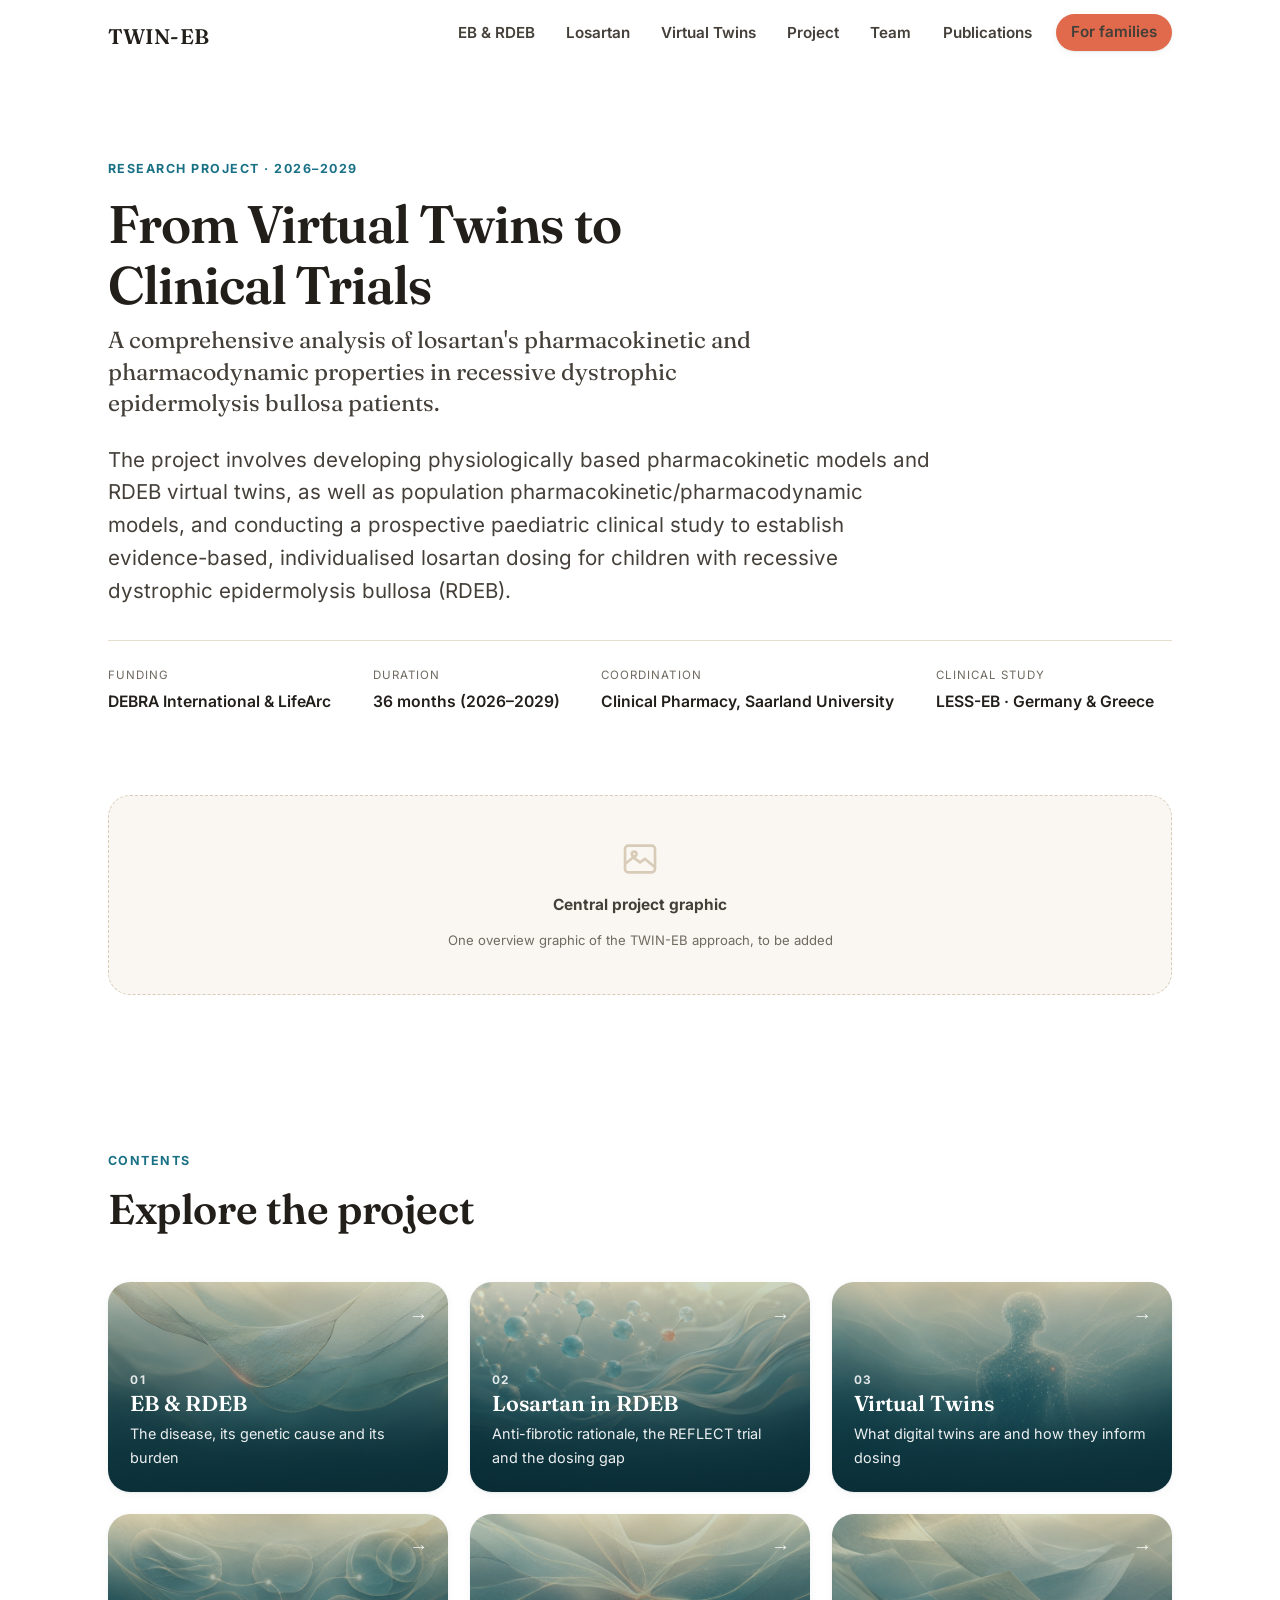
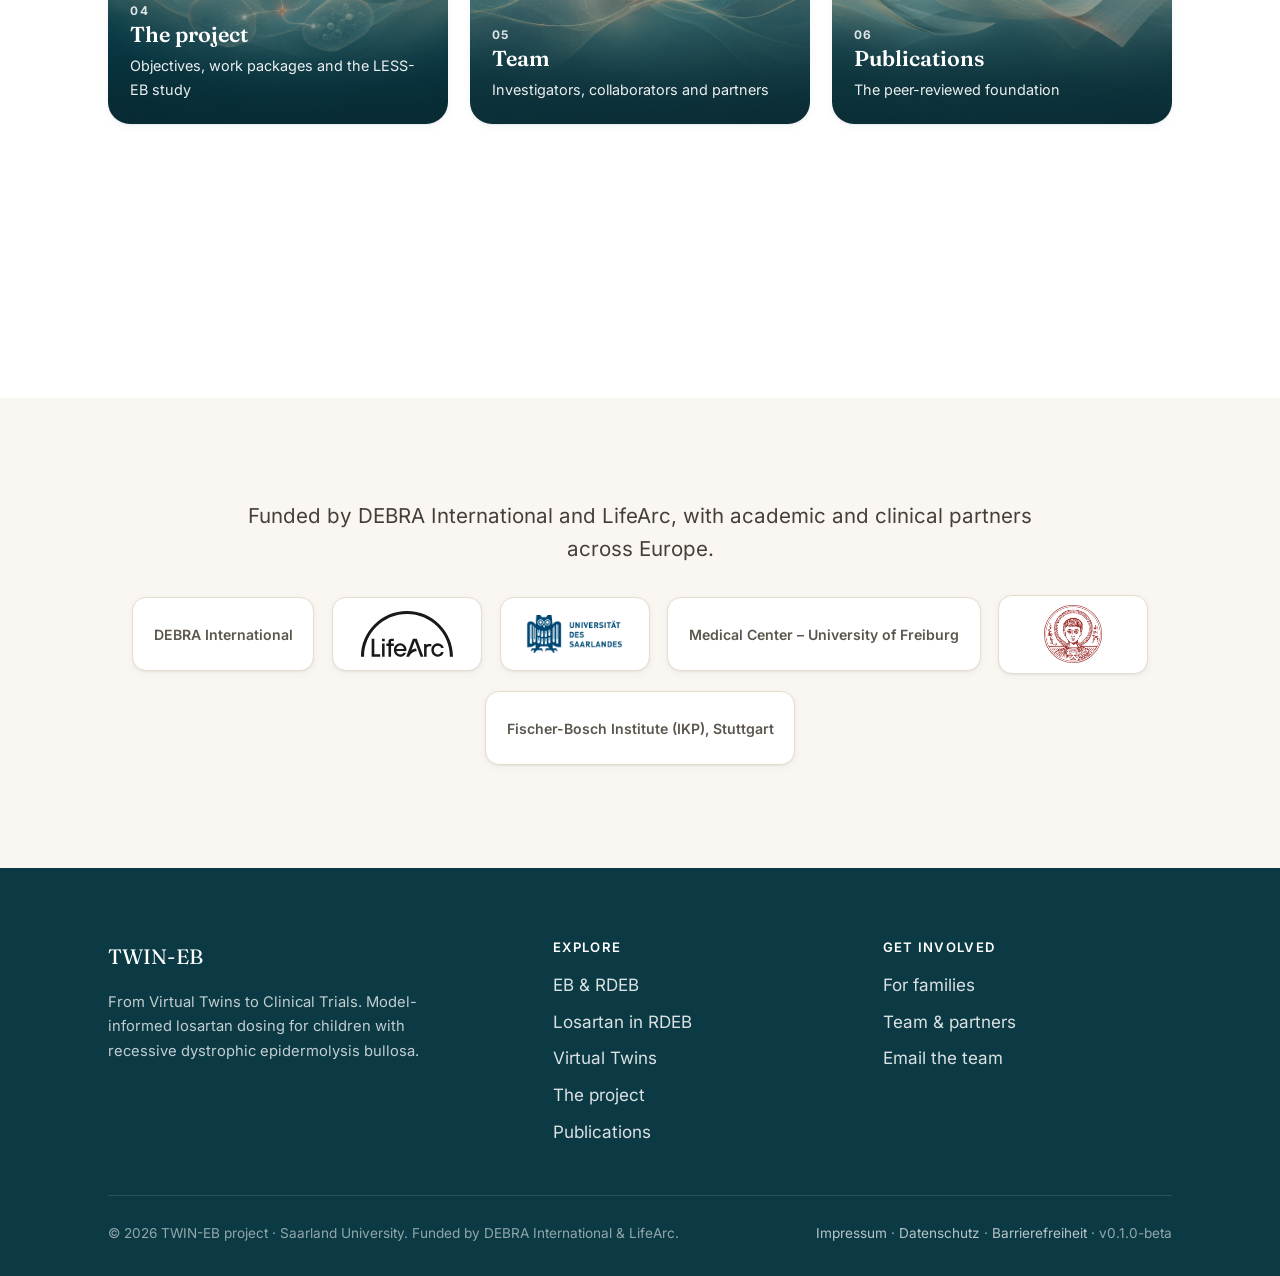
<file: docs/index.html>
<!doctype html>
<html lang="en">
<head>
<meta charset="utf-8">
<meta name="viewport" content="width=device-width, initial-scale=1">
<title>TWIN-EB · From Virtual Twins to Clinical Trials</title>
<meta name="description" content="TWIN-EB: a research project analysing losartan's pharmacokinetic and pharmacodynamic properties in recessive dystrophic epidermolysis bullosa (RDEB), using PBPK models, RDEB virtual twins, population PK/PD and a prospective paediatric clinical study.">
<link rel="icon" href="data:image/svg+xml,%3Csvg xmlns='http://www.w3.org/2000/svg' viewBox='0 0 48 48'%3E%3Crect width='48' height='48' rx='12' fill='%23135c6c'/%3E%3Cg fill='none' stroke='white' stroke-width='2.4' stroke-linecap='round'%3E%3Ccircle cx='16' cy='18' r='3.4'/%3E%3Ccircle cx='31' cy='14' r='3.4'/%3E%3Ccircle cx='30' cy='31' r='3.4' stroke='%23e06a4b'/%3E%3Cline x1='18.6' y1='16.5' x2='28.4' y2='15.4'/%3E%3Cline x1='17.4' y1='21' x2='28.4' y2='29'/%3E%3Cline x1='31' y1='17.4' x2='30.2' y2='27.6'/%3E%3C/g%3E%3C/svg%3E">
<link rel="stylesheet" href="assets/css/fonts.css">
<link rel="stylesheet" href="assets/css/styles.css">
<script defer src="assets/js/site.js"></script>
</head>
<body data-page="home">
<a class="skip-link" href="#main">Skip to content</a>
<header id="site-nav" class="nav"></header>
<noscript><nav class="container" style="padding-block:1rem"><a href="index.html">Home</a> &middot; <a href="eb-rdeb.html">EB &amp; RDEB</a> &middot; <a href="losartan.html">Losartan</a> &middot; <a href="virtual-twins.html">Virtual Twins</a> &middot; <a href="project.html">Project</a> &middot; <a href="team.html">Team</a> &middot; <a href="publications.html">Publications</a> &middot; <a href="families.html">For families</a></nav></noscript>
<main id="main">

<section class="lede">
  <div class="container">
    <p class="eyebrow">Research project &middot; 2026&ndash;2029</p>
    <h1 class="lede__title">From Virtual Twins to Clinical Trials</h1>
    <p class="lede__subtitle">A comprehensive analysis of losartan's pharmacokinetic and pharmacodynamic properties in recessive dystrophic epidermolysis bullosa patients.</p>
    <p class="lede__abstract lead">The project involves developing physiologically based pharmacokinetic models and RDEB virtual twins, as well as population pharmacokinetic/pharmacodynamic models, and conducting a prospective paediatric clinical study to establish evidence-based, individualised losartan dosing for children with recessive dystrophic epidermolysis bullosa (RDEB).</p>
    <div class="meta-strip">
      <div><span class="k">Funding</span><span class="v">DEBRA International &amp; LifeArc</span></div>
      <div><span class="k">Duration</span><span class="v">36 months (2026&ndash;2029)</span></div>
      <div><span class="k">Coordination</span><span class="v">Clinical Pharmacy, Saarland University</span></div>
      <div><span class="k">Clinical study</span><span class="v">LESS-EB &middot; Germany &amp; Greece</span></div>
    </div>
  </div>
</section>

<section class="section" style="padding-top:0">
  <div class="container">
    <div class="ph reveal">
      <svg viewBox="0 0 24 24" fill="none" stroke="currentColor" stroke-width="1.6" aria-hidden="true"><rect x="3" y="4" width="18" height="16" rx="2"/><path d="M3 15l5-4 4 3 3-2 6 5"/><circle cx="8.5" cy="9" r="1.4"/></svg>
      <div class="ph__label">Central project graphic</div>
      <div class="ph__hint">One overview graphic of the TWIN-EB approach, to be added</div>
    </div>
  </div>
</section>

<section class="section" style="padding-top:clamp(2rem,4vw,3rem)">
  <div class="container">
    <div class="section__head">
      <p class="eyebrow">Contents</p>
      <h2>Explore the project</h2>
    </div>
    <div class="tiles">
      <a class="tile reveal" href="eb-rdeb.html" style="background-image:linear-gradient(175deg,rgba(12,58,68,.12) 0%,rgba(12,58,68,.5) 55%,rgba(9,42,50,.86) 100%),url('assets/img/tile-eb-rdeb.jpg')">
        <span class="tile__go" aria-hidden="true">&rarr;</span>
        <span class="tile__num">01</span>
        <span class="tile__title">EB &amp; RDEB</span>
        <span class="tile__desc">The disease, its genetic cause and its burden</span>
      </a>
      <a class="tile reveal" href="losartan.html" style="background-image:linear-gradient(175deg,rgba(12,58,68,.12) 0%,rgba(12,58,68,.5) 55%,rgba(9,42,50,.86) 100%),url('assets/img/tile-losartan.jpg')">
        <span class="tile__go" aria-hidden="true">&rarr;</span>
        <span class="tile__num">02</span>
        <span class="tile__title">Losartan in RDEB</span>
        <span class="tile__desc">Anti-fibrotic rationale, the REFLECT trial and the dosing gap</span>
      </a>
      <a class="tile reveal" href="virtual-twins.html" style="background-image:linear-gradient(175deg,rgba(12,58,68,.12) 0%,rgba(12,58,68,.5) 55%,rgba(9,42,50,.86) 100%),url('assets/img/tile-virtual-twins.jpg')">
        <span class="tile__go" aria-hidden="true">&rarr;</span>
        <span class="tile__num">03</span>
        <span class="tile__title">Virtual Twins</span>
        <span class="tile__desc">What digital twins are and how they inform dosing</span>
      </a>
      <a class="tile reveal" href="project.html" style="background-image:linear-gradient(175deg,rgba(12,58,68,.12) 0%,rgba(12,58,68,.5) 55%,rgba(9,42,50,.86) 100%),url('assets/img/tile-project.jpg')">
        <span class="tile__go" aria-hidden="true">&rarr;</span>
        <span class="tile__num">04</span>
        <span class="tile__title">The project</span>
        <span class="tile__desc">Objectives, work packages and the LESS-EB study</span>
      </a>
      <a class="tile reveal" href="team.html" style="background-image:linear-gradient(175deg,rgba(12,58,68,.12) 0%,rgba(12,58,68,.5) 55%,rgba(9,42,50,.86) 100%),url('assets/img/tile-team.jpg')">
        <span class="tile__go" aria-hidden="true">&rarr;</span>
        <span class="tile__num">05</span>
        <span class="tile__title">Team</span>
        <span class="tile__desc">Investigators, collaborators and partners</span>
      </a>
      <a class="tile reveal" href="publications.html" style="background-image:linear-gradient(175deg,rgba(12,58,68,.12) 0%,rgba(12,58,68,.5) 55%,rgba(9,42,50,.86) 100%),url('assets/img/tile-publications.jpg')">
        <span class="tile__go" aria-hidden="true">&rarr;</span>
        <span class="tile__num">06</span>
        <span class="tile__title">Publications</span>
        <span class="tile__desc">The peer-reviewed foundation</span>
      </a>
      <a class="tile tile--wide reveal" href="families.html" style="background-image:linear-gradient(175deg,rgba(12,58,68,.12) 0%,rgba(12,58,68,.5) 55%,rgba(9,42,50,.86) 100%),url('assets/img/tile-families.jpg')">
        <span class="tile__go" aria-hidden="true">&rarr;</span>
        <span class="tile__num">07</span>
        <span class="tile__title">For families</span>
        <span class="tile__desc">Information for families and the EB community</span>
      </a>
    </div>
  </div>
</section>

<section class="section section--warm">
  <div class="container">
    <p class="lead text-center" style="max-width:62ch;margin-inline:auto">Funded by DEBRA International and LifeArc, with academic and clinical partners across Europe.</p>
    <div class="logo-grid reveal" style="margin-top:1.8rem">
      <a class="logo" href="https://www.debra-international.org/" target="_blank" rel="noopener noreferrer">DEBRA International</a>
      <a class="logo logo--img" href="https://www.lifearc.org/" target="_blank" rel="noopener noreferrer"><img src="assets/img/logo-lifearc.svg" alt="LifeArc"></a>
      <a class="logo logo--img" href="https://www.uni-saarland.de/" target="_blank" rel="noopener noreferrer"><img src="assets/img/logo-uds.png" alt="Saarland University"></a>
      <a class="logo" href="https://www.uniklinik-freiburg.de/" target="_blank" rel="noopener noreferrer">Medical Center &ndash; University of Freiburg</a>
      <a class="logo logo--img logo--emblem" href="https://www.auth.gr/en/" target="_blank" rel="noopener noreferrer"><img src="assets/img/logo-auth.png" alt="Aristotle University of Thessaloniki"></a>
      <a class="logo" href="https://www.ikp.de/en" target="_blank" rel="noopener noreferrer">Fischer-Bosch Institute (IKP), Stuttgart</a>
    </div>
  </div>
</section>

</main>
<footer id="site-footer" class="footer"></footer>
</body>
</html>
</file>
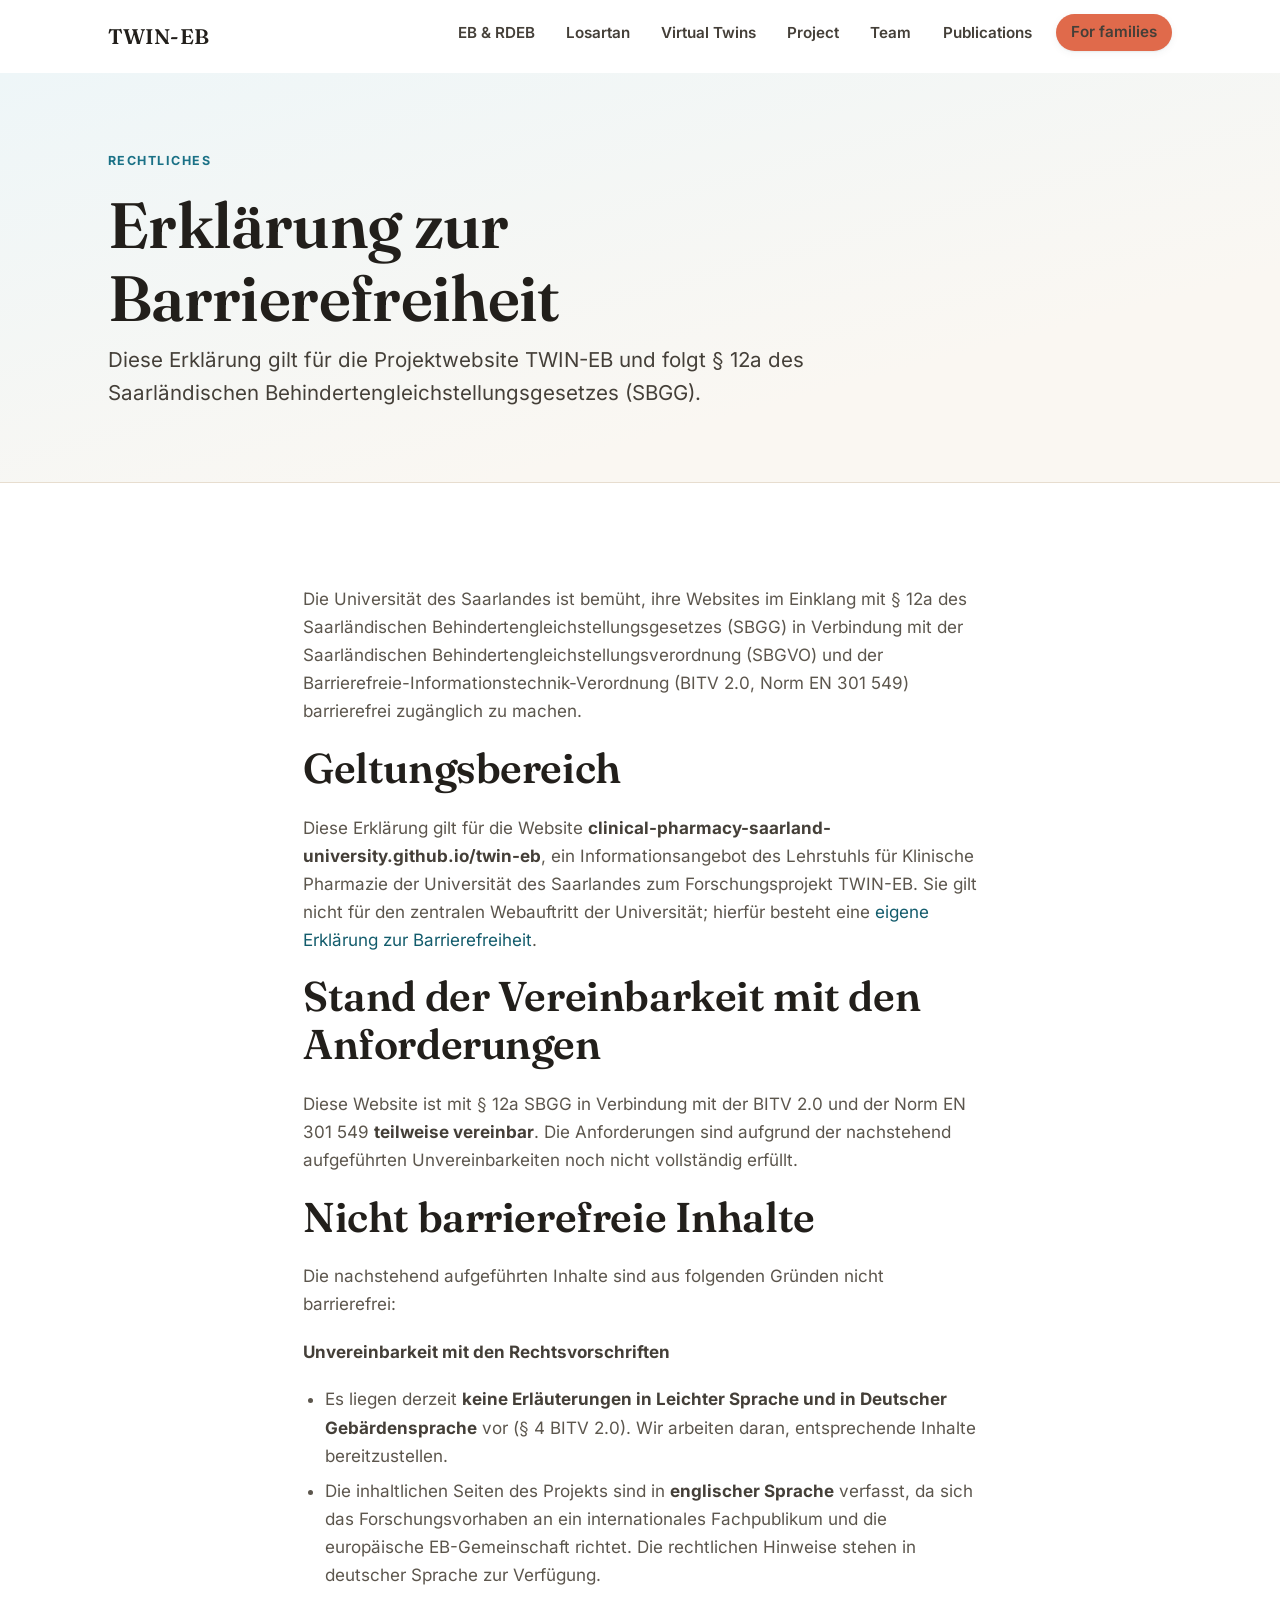
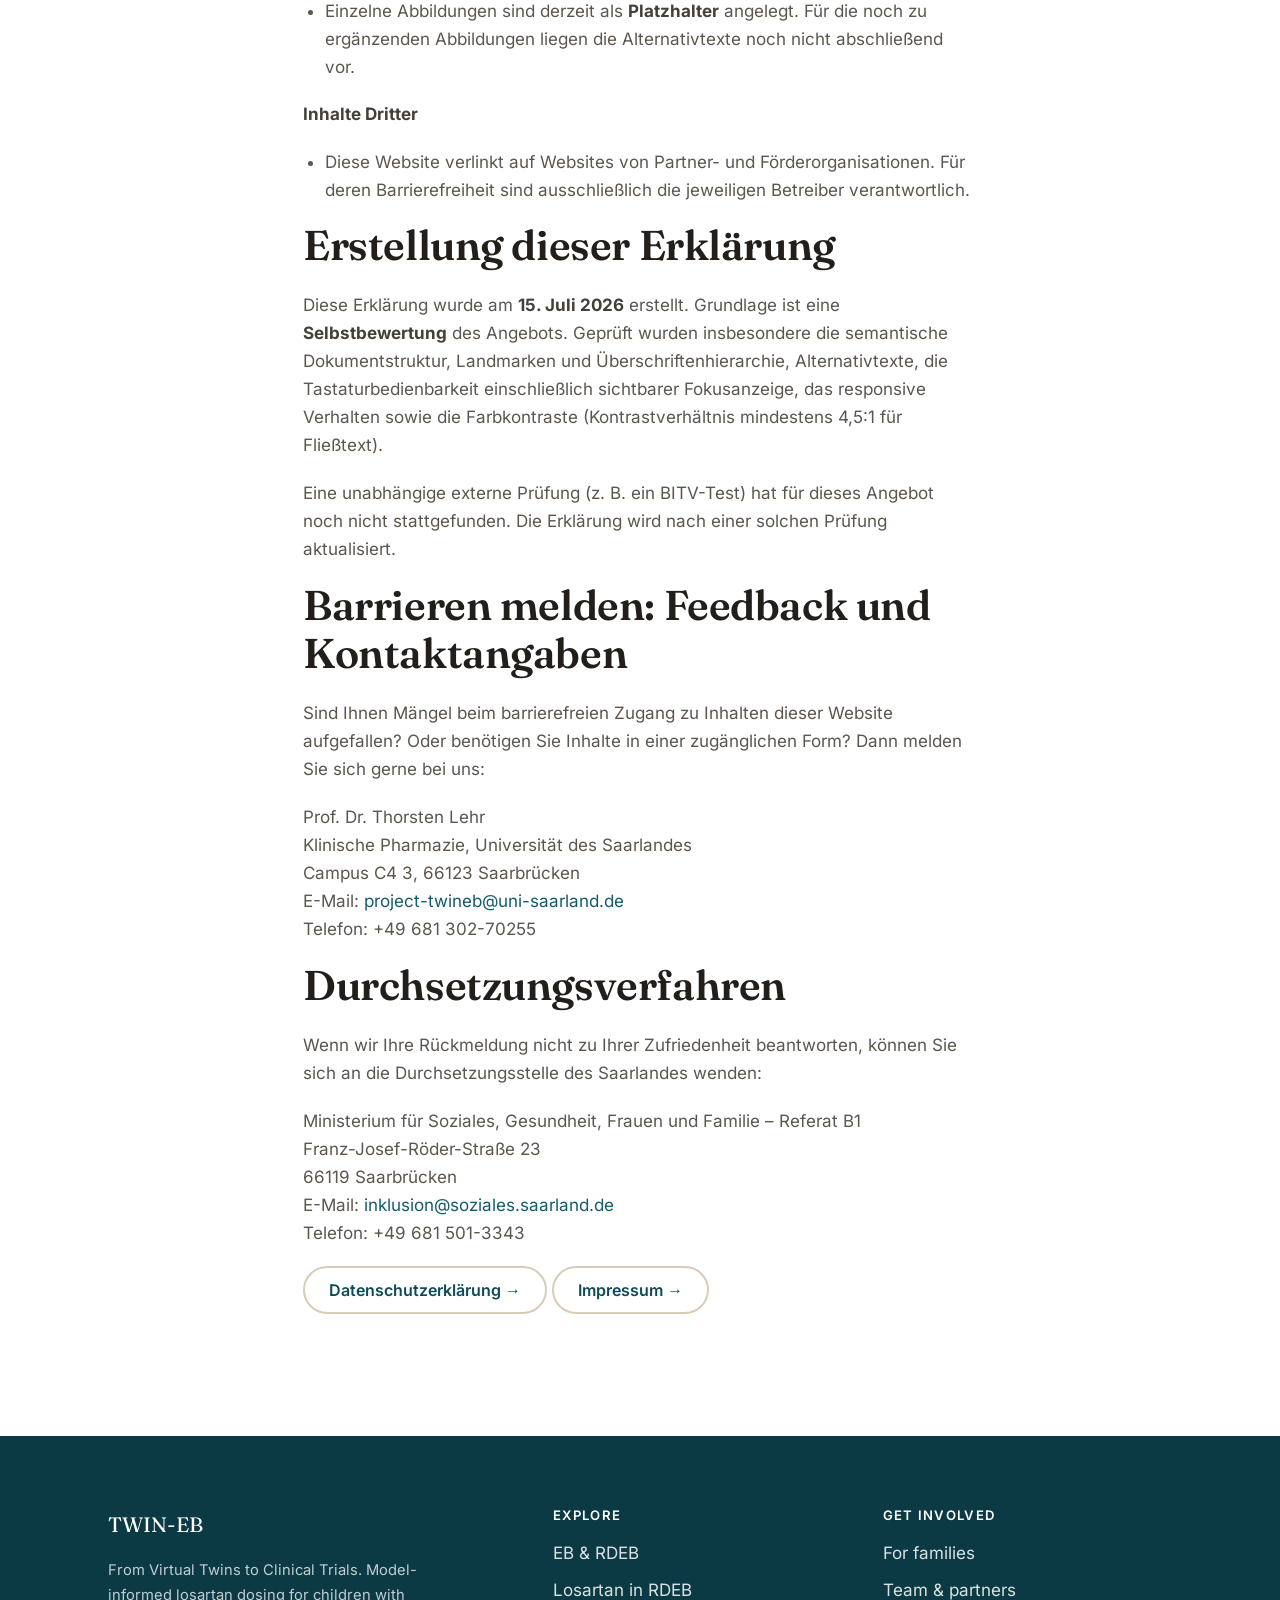
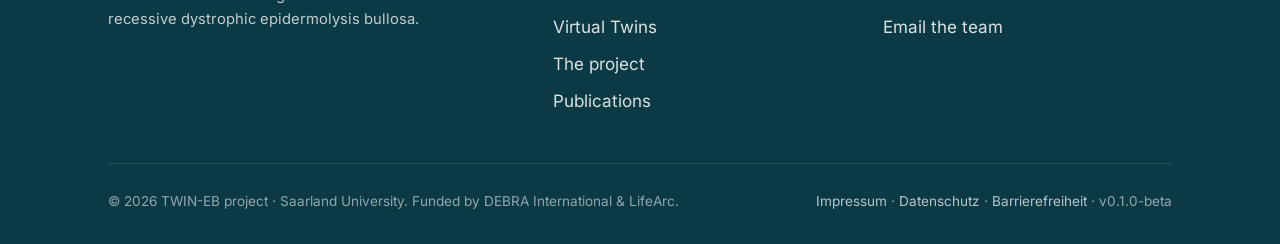
<file: docs/barrierefreiheit.html>
<!doctype html>
<html lang="de">
<head>
<meta charset="utf-8">
<meta name="viewport" content="width=device-width, initial-scale=1">
<title>Erklärung zur Barrierefreiheit &middot; TWIN-EB</title>
<meta name="description" content="Erklärung zur Barrierefreiheit für die Projektwebsite TWIN-EB gemäß § 12a SBGG.">
<link rel="icon" href="data:image/svg+xml,%3Csvg xmlns='http://www.w3.org/2000/svg' viewBox='0 0 48 48'%3E%3Crect width='48' height='48' rx='12' fill='%23135c6c'/%3E%3Cg fill='none' stroke='white' stroke-width='2.4' stroke-linecap='round'%3E%3Ccircle cx='16' cy='18' r='3.4'/%3E%3Ccircle cx='31' cy='14' r='3.4'/%3E%3Ccircle cx='30' cy='31' r='3.4' stroke='%23e06a4b'/%3E%3Cline x1='18.6' y1='16.5' x2='28.4' y2='15.4'/%3E%3Cline x1='17.4' y1='21' x2='28.4' y2='29'/%3E%3Cline x1='31' y1='17.4' x2='30.2' y2='27.6'/%3E%3C/g%3E%3C/svg%3E">
<link rel="stylesheet" href="assets/css/fonts.css">
<link rel="stylesheet" href="assets/css/styles.css">
<script defer src="assets/js/site.js"></script>
</head>
<body data-page="barrierefreiheit">
<a class="skip-link" href="#main">Zum Inhalt springen</a>
<header id="site-nav" class="nav"></header>
<noscript><nav class="container" style="padding-block:1rem"><a href="index.html">Home</a> &middot; <a href="eb-rdeb.html">EB &amp; RDEB</a> &middot; <a href="losartan.html">Losartan</a> &middot; <a href="virtual-twins.html">Virtual Twins</a> &middot; <a href="project.html">Project</a> &middot; <a href="team.html">Team</a> &middot; <a href="publications.html">Publications</a> &middot; <a href="families.html">For families</a></nav></noscript>
<main id="main">

<section class="subhero">
<div class="container subhero__inner">
<p class="eyebrow">Rechtliches</p>
<h1>Erklärung zur Barrierefreiheit</h1>
<p class="lead">Diese Erklärung gilt für die Projektwebsite TWIN-EB und folgt § 12a des Saarländischen Behindertengleichstellungsgesetzes (SBGG).</p>
</div>
</section>

<section class="section">
<div class="container container--narrow prose">

<p>
Die Universität des Saarlandes ist bemüht, ihre Websites im Einklang mit § 12a des Saarländischen
Behindertengleichstellungsgesetzes (SBGG) in Verbindung mit der Saarländischen
Behindertengleichstellungsverordnung (SBGVO) und der Barrierefreie-Informationstechnik-Verordnung
(BITV 2.0, Norm EN 301 549) barrierefrei zugänglich zu machen.
</p>

<h2>Geltungsbereich</h2>
<p>
Diese Erklärung gilt für die Website
<strong>clinical-pharmacy-saarland-university.github.io/twin-eb</strong>, ein Informationsangebot
des Lehrstuhls für Klinische Pharmazie der Universität des Saarlandes zum Forschungsprojekt TWIN-EB.
Sie gilt nicht für den zentralen Webauftritt der Universität; hierfür besteht eine
<a href="https://www.uni-saarland.de/barrierefreiheit.html" target="_blank" rel="noopener noreferrer">eigene Erklärung zur Barrierefreiheit</a>.
</p>

<h2>Stand der Vereinbarkeit mit den Anforderungen</h2>
<p>
Diese Website ist mit § 12a SBGG in Verbindung mit der BITV 2.0 und der Norm EN 301 549
<strong>teilweise vereinbar</strong>. Die Anforderungen sind aufgrund der nachstehend aufgeführten
Unvereinbarkeiten noch nicht vollständig erfüllt.
</p>

<h2>Nicht barrierefreie Inhalte</h2>
<p>Die nachstehend aufgeführten Inhalte sind aus folgenden Gründen nicht barrierefrei:</p>

<p><strong>Unvereinbarkeit mit den Rechtsvorschriften</strong></p>
<ul>
<li>Es liegen derzeit <strong>keine Erläuterungen in Leichter Sprache und in Deutscher Gebärdensprache</strong> vor (§ 4 BITV 2.0). Wir arbeiten daran, entsprechende Inhalte bereitzustellen.</li>
<li>Die inhaltlichen Seiten des Projekts sind in <strong>englischer Sprache</strong> verfasst, da sich das Forschungsvorhaben an ein internationales Fachpublikum und die europäische EB-Gemeinschaft richtet. Die rechtlichen Hinweise stehen in deutscher Sprache zur Verfügung.</li>
<li>Einzelne Abbildungen sind derzeit als <strong>Platzhalter</strong> angelegt. Für die noch zu ergänzenden Abbildungen liegen die Alternativtexte noch nicht abschließend vor.</li>
</ul>

<p><strong>Inhalte Dritter</strong></p>
<ul>
<li>Diese Website verlinkt auf Websites von Partner- und Förderorganisationen. Für deren Barrierefreiheit sind ausschließlich die jeweiligen Betreiber verantwortlich.</li>
</ul>

<h2>Erstellung dieser Erklärung</h2>
<p>
Diese Erklärung wurde am <strong>15. Juli 2026</strong> erstellt. Grundlage ist eine
<strong>Selbstbewertung</strong> des Angebots. Geprüft wurden insbesondere die semantische
Dokumentstruktur, Landmarken und Überschriftenhierarchie, Alternativtexte, die Tastaturbedienbarkeit
einschließlich sichtbarer Fokusanzeige, das responsive Verhalten sowie die Farbkontraste
(Kontrastverhältnis mindestens 4,5:1 für Fließtext).
</p>
<p>
Eine unabhängige externe Prüfung (z. B. ein BITV-Test) hat für dieses Angebot noch nicht
stattgefunden. Die Erklärung wird nach einer solchen Prüfung aktualisiert.
</p>

<h2>Barrieren melden: Feedback und Kontaktangaben</h2>
<p>
Sind Ihnen Mängel beim barrierefreien Zugang zu Inhalten dieser Website aufgefallen? Oder benötigen
Sie Inhalte in einer zugänglichen Form? Dann melden Sie sich gerne bei uns:
</p>
<p>
Prof. Dr. Thorsten Lehr<br>
Klinische Pharmazie, Universität des Saarlandes<br>
Campus C4 3, 66123 Saarbrücken<br>
E-Mail: <a href="mailto:project-twineb@uni-saarland.de">project-twineb@uni-saarland.de</a><br>
Telefon: +49 681 302-70255
</p>

<h2>Durchsetzungsverfahren</h2>
<p>
Wenn wir Ihre Rückmeldung nicht zu Ihrer Zufriedenheit beantworten, können Sie sich an die
Durchsetzungsstelle des Saarlandes wenden:
</p>
<p>
Ministerium für Soziales, Gesundheit, Frauen und Familie &ndash; Referat B1<br>
Franz-Josef-Röder-Straße 23<br>
66119 Saarbrücken<br>
E-Mail: <a href="mailto:inklusion@soziales.saarland.de">inklusion@soziales.saarland.de</a><br>
Telefon: +49 681 501-3343
</p>

<p><a class="btn btn--ghost" href="datenschutz.html">Datenschutzerklärung &rarr;</a> <a class="btn btn--ghost" href="impressum.html">Impressum &rarr;</a></p>

</div>
</section>
</main>
<footer id="site-footer" class="footer"></footer>
</body>
</html>
</file>
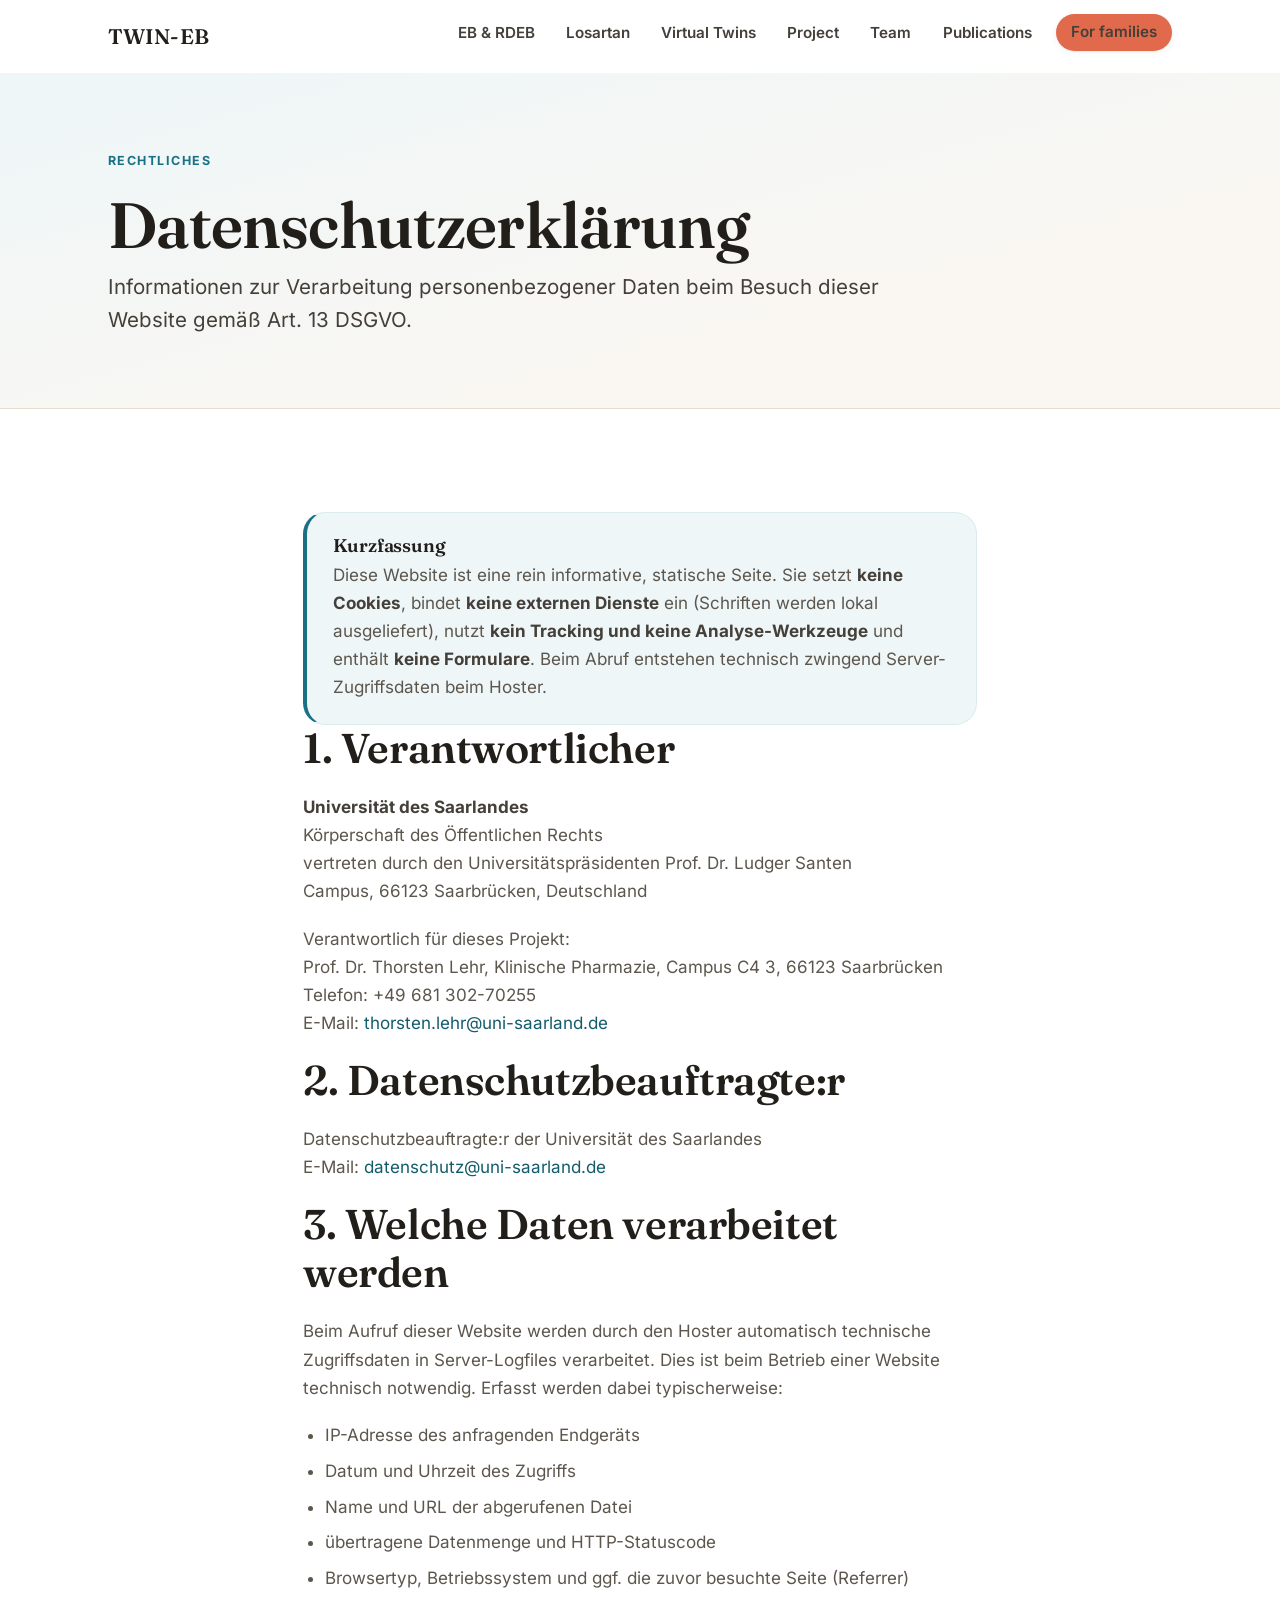
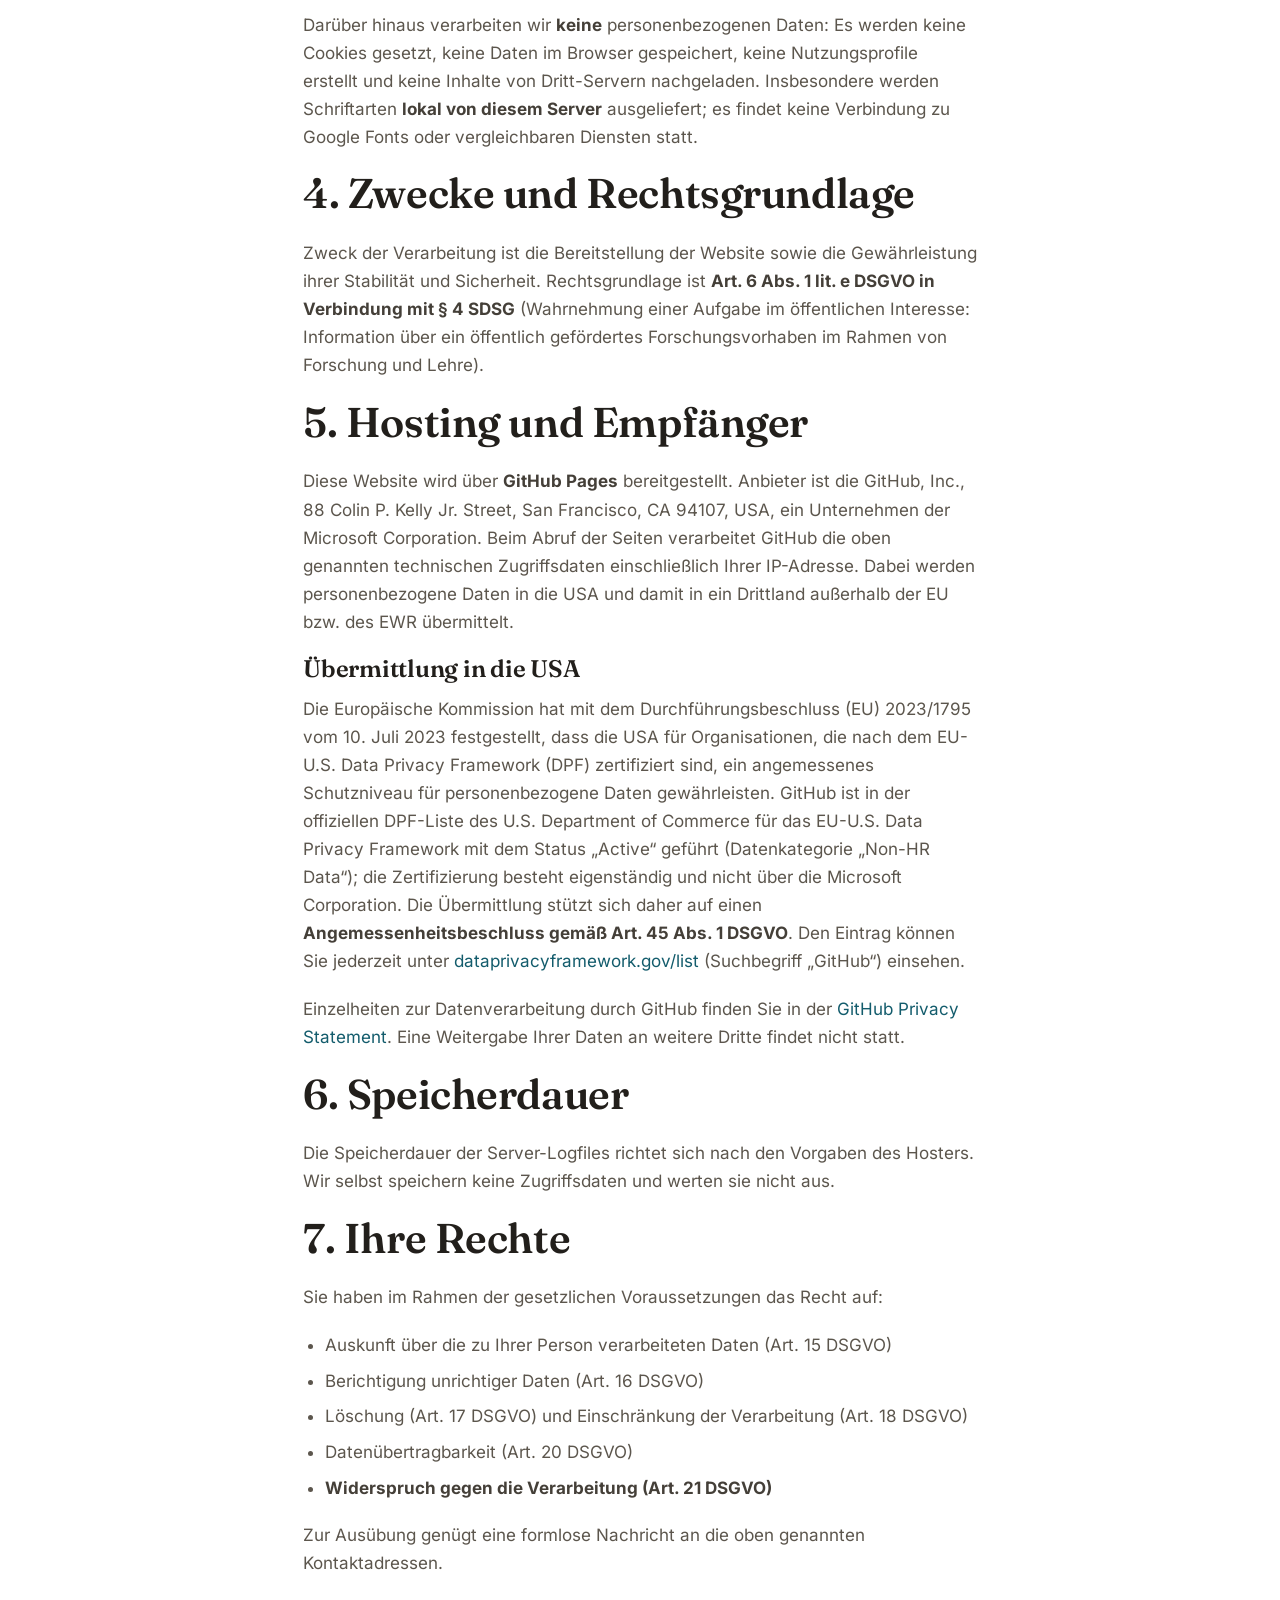
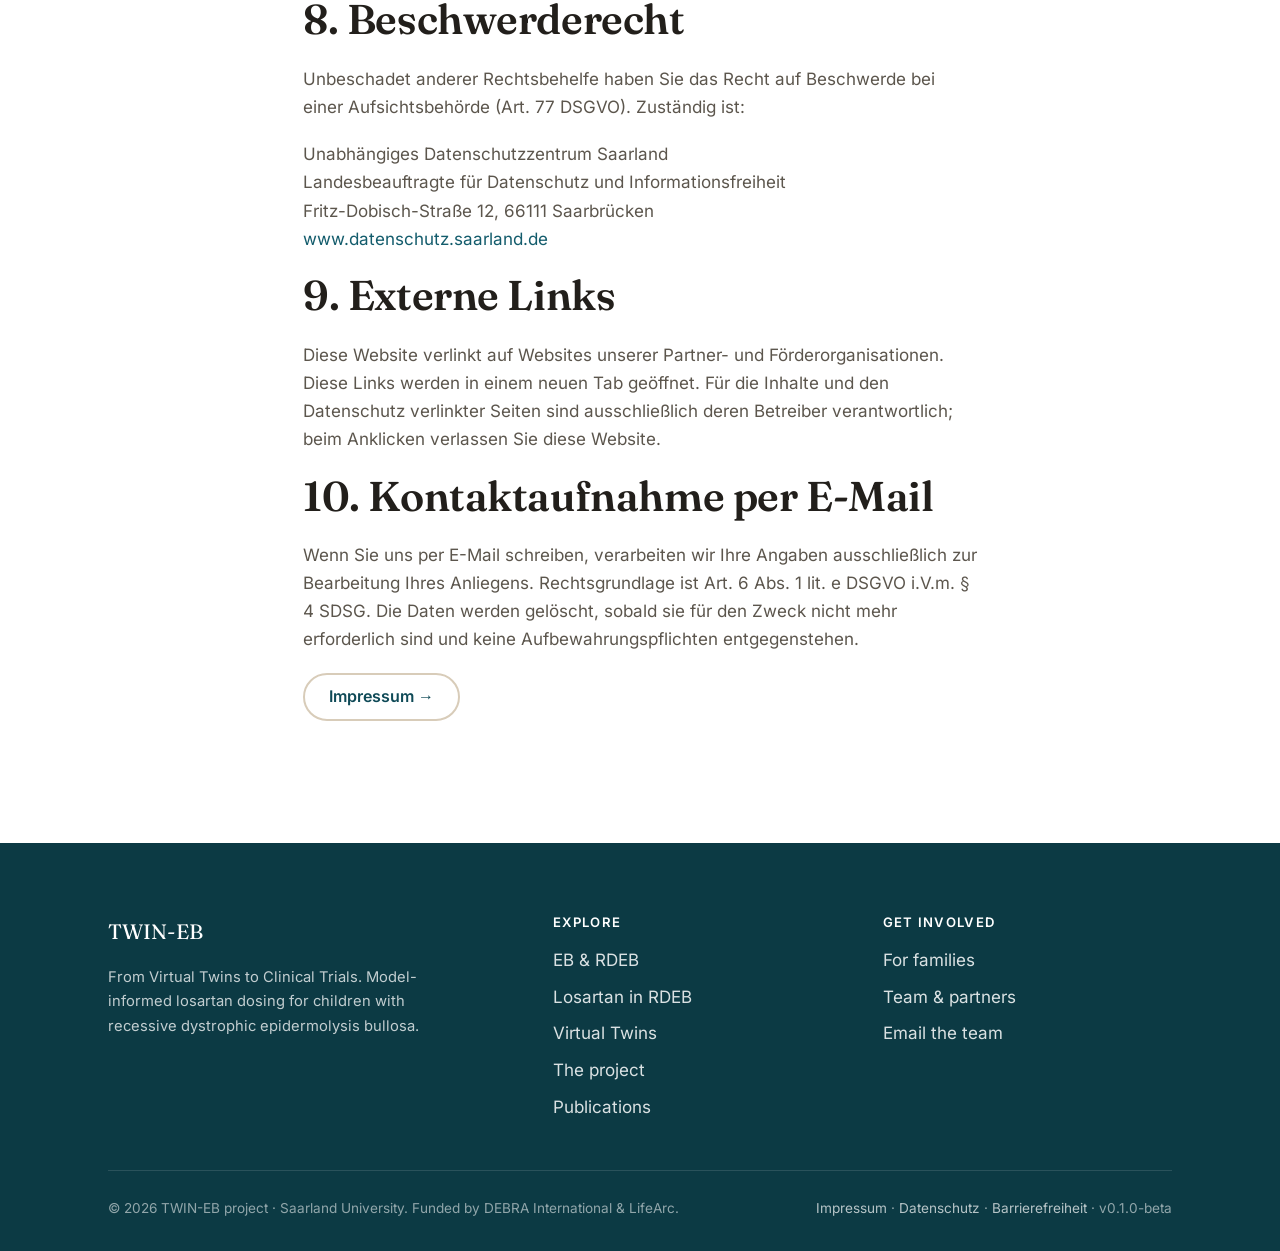
<file: docs/datenschutz.html>
<!doctype html>
<html lang="de">
<head>
<meta charset="utf-8">
<meta name="viewport" content="width=device-width, initial-scale=1">
<title>Datenschutzerklärung &middot; TWIN-EB</title>
<meta name="description" content="Datenschutzerklärung der Projektwebsite TWIN-EB, Klinische Pharmazie, Universität des Saarlandes.">
<meta name="robots" content="noindex">
<link rel="icon" href="data:image/svg+xml,%3Csvg xmlns='http://www.w3.org/2000/svg' viewBox='0 0 48 48'%3E%3Crect width='48' height='48' rx='12' fill='%23135c6c'/%3E%3Cg fill='none' stroke='white' stroke-width='2.4' stroke-linecap='round'%3E%3Ccircle cx='16' cy='18' r='3.4'/%3E%3Ccircle cx='31' cy='14' r='3.4'/%3E%3Ccircle cx='30' cy='31' r='3.4' stroke='%23e06a4b'/%3E%3Cline x1='18.6' y1='16.5' x2='28.4' y2='15.4'/%3E%3Cline x1='17.4' y1='21' x2='28.4' y2='29'/%3E%3Cline x1='31' y1='17.4' x2='30.2' y2='27.6'/%3E%3C/g%3E%3C/svg%3E">
<link rel="stylesheet" href="assets/css/fonts.css">
<link rel="stylesheet" href="assets/css/styles.css">
<script defer src="assets/js/site.js"></script>
</head>
<body data-page="datenschutz">
<a class="skip-link" href="#main">Zum Inhalt springen</a>
<header id="site-nav" class="nav"></header>
<noscript><nav class="container" style="padding-block:1rem"><a href="index.html">Home</a> &middot; <a href="eb-rdeb.html">EB &amp; RDEB</a> &middot; <a href="losartan.html">Losartan</a> &middot; <a href="virtual-twins.html">Virtual Twins</a> &middot; <a href="project.html">Project</a> &middot; <a href="team.html">Team</a> &middot; <a href="publications.html">Publications</a> &middot; <a href="families.html">For families</a></nav></noscript>
<main id="main">

<section class="subhero">
<div class="container subhero__inner">
<p class="eyebrow">Rechtliches</p>
<h1>Datenschutzerklärung</h1>
<p class="lead">Informationen zur Verarbeitung personenbezogener Daten beim Besuch dieser Website gemäß Art. 13 DSGVO.</p>
</div>
</section>

<section class="section">
<div class="container container--narrow prose">

<div class="callout reveal">
<h3>Kurzfassung</h3>
<p>Diese Website ist eine rein informative, statische Seite. Sie setzt <strong>keine Cookies</strong>, bindet
<strong>keine externen Dienste</strong> ein (Schriften werden lokal ausgeliefert), nutzt <strong>kein Tracking
und keine Analyse-Werkzeuge</strong> und enthält <strong>keine Formulare</strong>. Beim Abruf entstehen
technisch zwingend Server-Zugriffsdaten beim Hoster.</p>
</div>

<h2>1. Verantwortlicher</h2>
<p>
<strong>Universität des Saarlandes</strong><br>
Körperschaft des Öffentlichen Rechts<br>
vertreten durch den Universitätspräsidenten Prof. Dr. Ludger Santen<br>
Campus, 66123 Saarbrücken, Deutschland
</p>
<p>
Verantwortlich für dieses Projekt:<br>
Prof. Dr. Thorsten Lehr, Klinische Pharmazie, Campus C4 3, 66123 Saarbrücken<br>
Telefon: +49 681 302-70255<br>
E-Mail: <a href="mailto:thorsten.lehr@uni-saarland.de">thorsten.lehr@uni-saarland.de</a>
</p>

<h2>2. Datenschutzbeauftragte:r</h2>
<p>
Datenschutzbeauftragte:r der Universität des Saarlandes<br>
E-Mail: <a href="mailto:datenschutz@uni-saarland.de">datenschutz@uni-saarland.de</a>
</p>

<h2>3. Welche Daten verarbeitet werden</h2>
<p>
Beim Aufruf dieser Website werden durch den Hoster automatisch technische Zugriffsdaten in Server-Logfiles
verarbeitet. Dies ist beim Betrieb einer Website technisch notwendig. Erfasst werden dabei typischerweise:
</p>
<ul>
<li>IP-Adresse des anfragenden Endgeräts</li>
<li>Datum und Uhrzeit des Zugriffs</li>
<li>Name und URL der abgerufenen Datei</li>
<li>übertragene Datenmenge und HTTP-Statuscode</li>
<li>Browsertyp, Betriebssystem und ggf. die zuvor besuchte Seite (Referrer)</li>
</ul>
<p>
Darüber hinaus verarbeiten wir <strong>keine</strong> personenbezogenen Daten: Es werden keine Cookies gesetzt,
keine Daten im Browser gespeichert, keine Nutzungsprofile erstellt und keine Inhalte von Dritt-Servern
nachgeladen. Insbesondere werden Schriftarten <strong>lokal von diesem Server</strong> ausgeliefert; es findet
keine Verbindung zu Google Fonts oder vergleichbaren Diensten statt.
</p>

<h2>4. Zwecke und Rechtsgrundlage</h2>
<p>
Zweck der Verarbeitung ist die Bereitstellung der Website sowie die Gewährleistung ihrer Stabilität und
Sicherheit. Rechtsgrundlage ist <strong>Art. 6 Abs. 1 lit. e DSGVO in Verbindung mit § 4 SDSG</strong>
(Wahrnehmung einer Aufgabe im öffentlichen Interesse: Information über ein öffentlich gefördertes
Forschungsvorhaben im Rahmen von Forschung und Lehre).
</p>

<h2>5. Hosting und Empfänger</h2>
<p>
Diese Website wird über <strong>GitHub Pages</strong> bereitgestellt. Anbieter ist die
GitHub, Inc., 88 Colin P. Kelly Jr. Street, San Francisco, CA 94107, USA, ein Unternehmen der
Microsoft Corporation. Beim Abruf der Seiten verarbeitet GitHub die oben genannten technischen
Zugriffsdaten einschließlich Ihrer IP-Adresse. Dabei werden personenbezogene Daten in die USA und
damit in ein Drittland außerhalb der EU bzw. des EWR übermittelt.
</p>

<h3>Übermittlung in die USA</h3>
<p>
Die Europäische Kommission hat mit dem Durchführungsbeschluss (EU) 2023/1795 vom 10. Juli 2023
festgestellt, dass die USA für Organisationen, die nach dem EU-U.S. Data Privacy Framework (DPF)
zertifiziert sind, ein angemessenes Schutzniveau für personenbezogene Daten gewährleisten.
GitHub ist in der offiziellen DPF-Liste des U.S. Department of Commerce für das EU-U.S. Data Privacy
Framework mit dem Status „Active“ geführt (Datenkategorie „Non-HR Data“); die Zertifizierung besteht
eigenständig und nicht über die Microsoft Corporation. Die Übermittlung stützt sich daher auf einen
<strong>Angemessenheitsbeschluss gemäß Art. 45 Abs. 1 DSGVO</strong>. Den Eintrag können Sie jederzeit
unter <a href="https://www.dataprivacyframework.gov/list" target="_blank" rel="noopener noreferrer">dataprivacyframework.gov/list</a>
(Suchbegriff „GitHub“) einsehen.
</p>
<p>
Einzelheiten zur Datenverarbeitung durch GitHub finden Sie in der
<a href="https://docs.github.com/en/site-policy/privacy-policies/github-general-privacy-statement" target="_blank" rel="noopener noreferrer">GitHub Privacy Statement</a>.
Eine Weitergabe Ihrer Daten an weitere Dritte findet nicht statt.
</p>

<h2>6. Speicherdauer</h2>
<p>
Die Speicherdauer der Server-Logfiles richtet sich nach den Vorgaben des Hosters. Wir selbst speichern keine
Zugriffsdaten und werten sie nicht aus.
</p>

<h2>7. Ihre Rechte</h2>
<p>Sie haben im Rahmen der gesetzlichen Voraussetzungen das Recht auf:</p>
<ul>
<li>Auskunft über die zu Ihrer Person verarbeiteten Daten (Art. 15 DSGVO)</li>
<li>Berichtigung unrichtiger Daten (Art. 16 DSGVO)</li>
<li>Löschung (Art. 17 DSGVO) und Einschränkung der Verarbeitung (Art. 18 DSGVO)</li>
<li>Datenübertragbarkeit (Art. 20 DSGVO)</li>
<li><strong>Widerspruch gegen die Verarbeitung (Art. 21 DSGVO)</strong></li>
</ul>
<p>Zur Ausübung genügt eine formlose Nachricht an die oben genannten Kontaktadressen.</p>

<h2>8. Beschwerderecht</h2>
<p>
Unbeschadet anderer Rechtsbehelfe haben Sie das Recht auf Beschwerde bei einer Aufsichtsbehörde
(Art. 77 DSGVO). Zuständig ist:
</p>
<p>
Unabhängiges Datenschutzzentrum Saarland<br>
Landesbeauftragte für Datenschutz und Informationsfreiheit<br>
Fritz-Dobisch-Straße 12, 66111 Saarbrücken<br>
<a href="https://www.datenschutz.saarland.de/" target="_blank" rel="noopener noreferrer">www.datenschutz.saarland.de</a>
</p>

<h2>9. Externe Links</h2>
<p>
Diese Website verlinkt auf Websites unserer Partner- und Förderorganisationen. Diese Links werden in einem
neuen Tab geöffnet. Für die Inhalte und den Datenschutz verlinkter Seiten sind ausschließlich deren Betreiber
verantwortlich; beim Anklicken verlassen Sie diese Website.
</p>

<h2>10. Kontaktaufnahme per E-Mail</h2>
<p>
Wenn Sie uns per E-Mail schreiben, verarbeiten wir Ihre Angaben ausschließlich zur Bearbeitung Ihres Anliegens.
Rechtsgrundlage ist Art. 6 Abs. 1 lit. e DSGVO i.V.m. § 4 SDSG. Die Daten werden gelöscht, sobald sie für den
Zweck nicht mehr erforderlich sind und keine Aufbewahrungspflichten entgegenstehen.
</p>

<p><a class="btn btn--ghost" href="impressum.html">Impressum &rarr;</a></p>

</div>
</section>
</main>
<footer id="site-footer" class="footer"></footer>
</body>
</html>
</file>
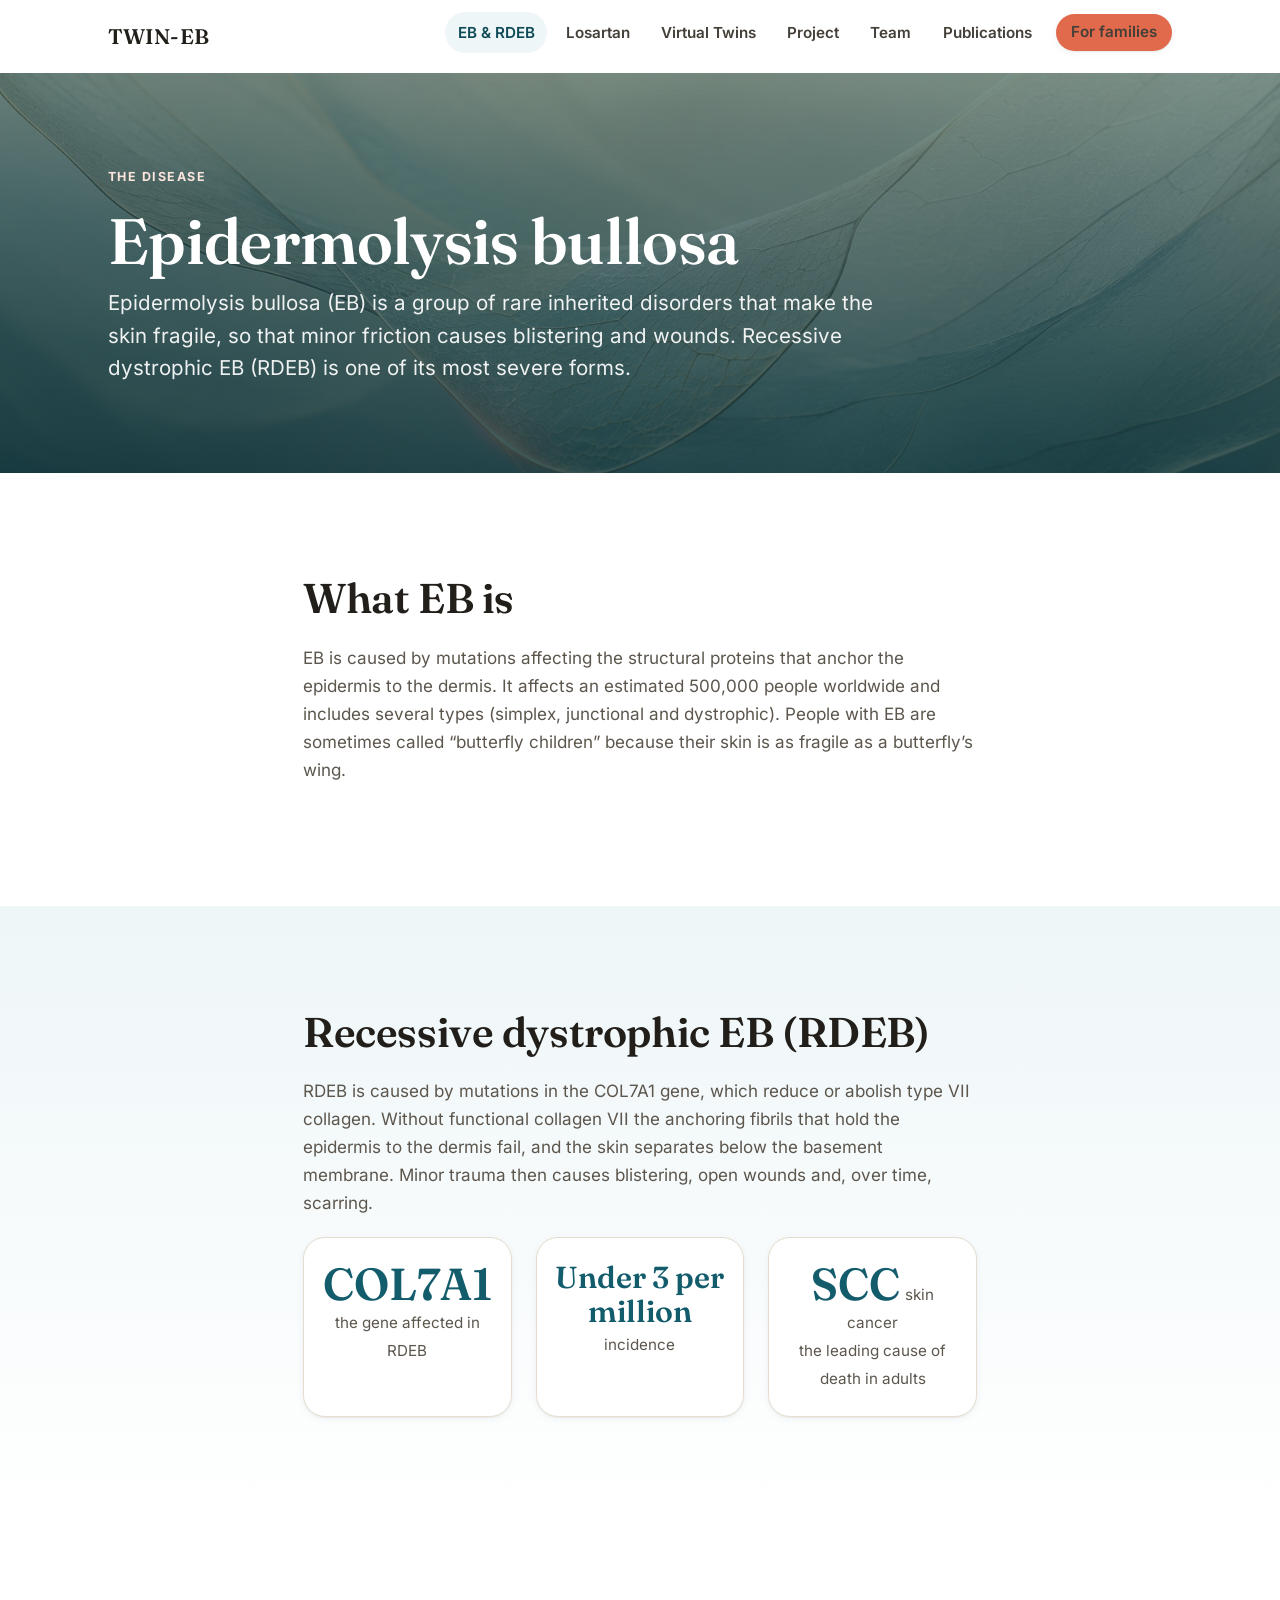
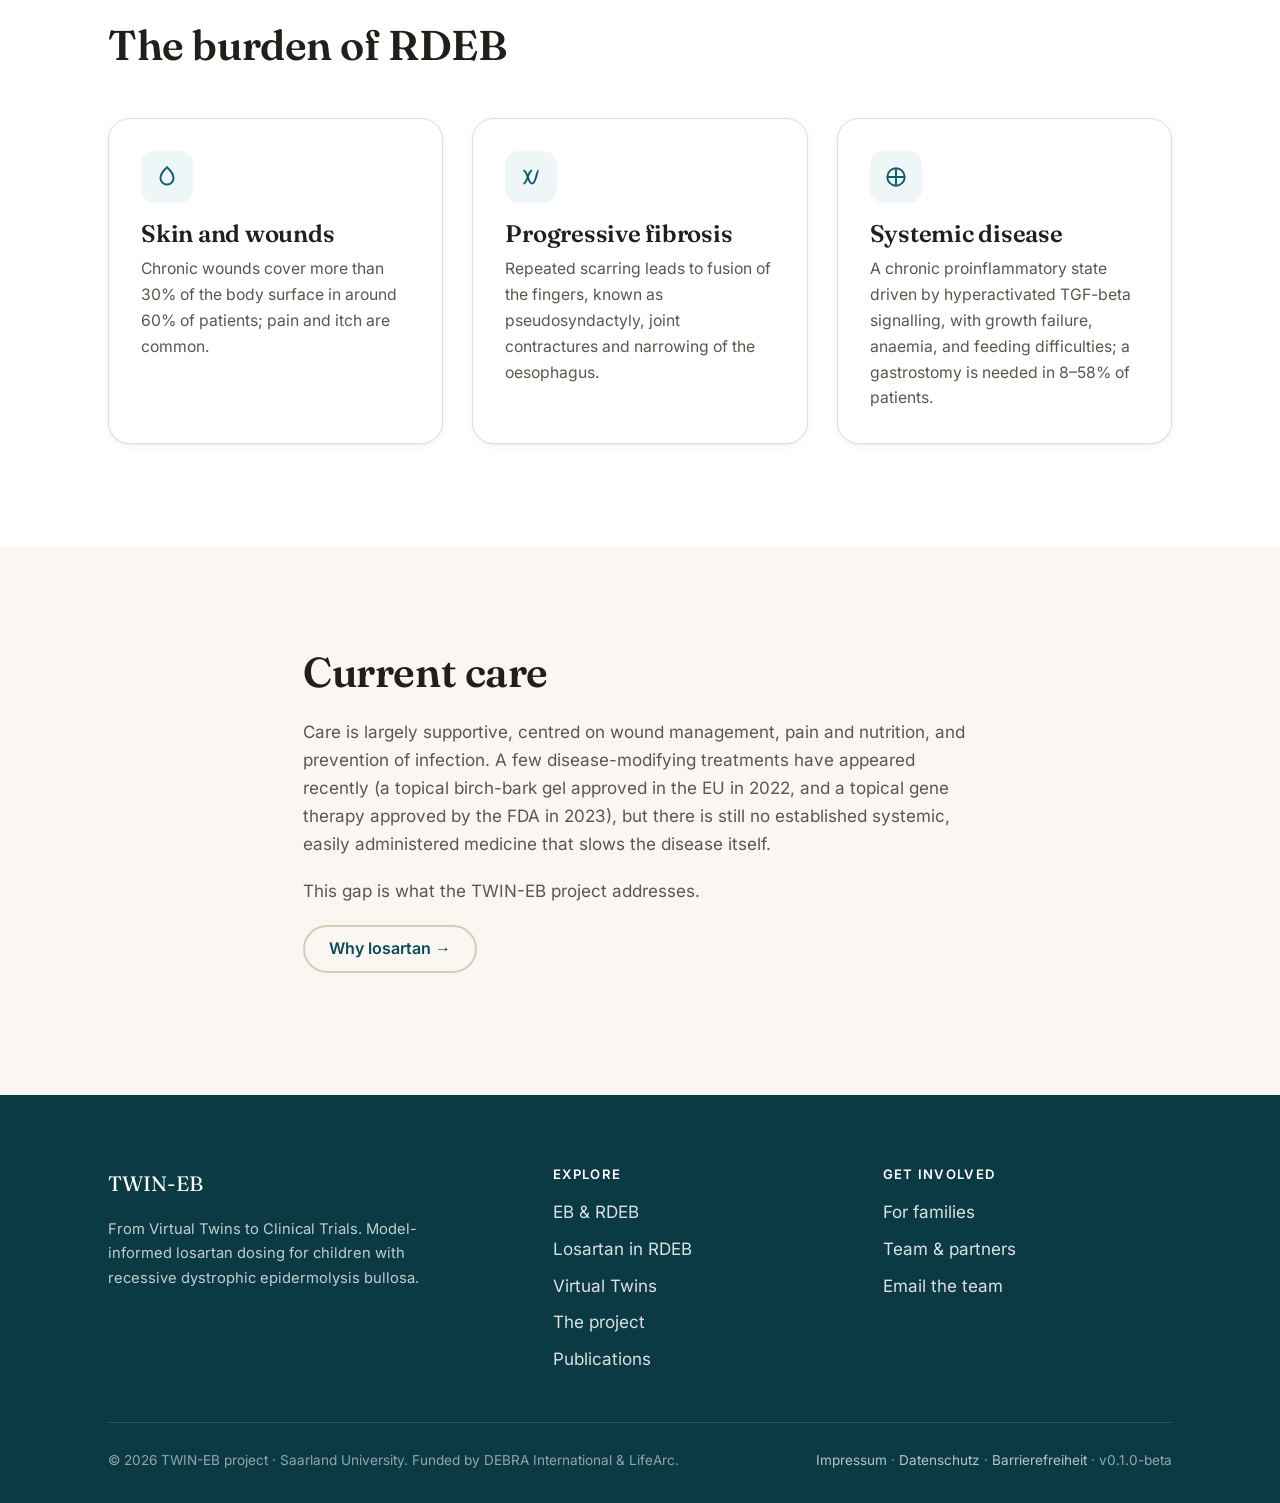
<file: docs/eb-rdeb.html>
<!doctype html>
<html lang="en">
<head>
<meta charset="utf-8">
<meta name="viewport" content="width=device-width, initial-scale=1">
<title>EB &amp; RDEB &middot; TWIN-EB</title>
<meta name="description" content="Epidermolysis bullosa and recessive dystrophic EB (RDEB): the genetic cause, clinical course and disease burden.">
<link rel="icon" href="data:image/svg+xml,%3Csvg xmlns='http://www.w3.org/2000/svg' viewBox='0 0 48 48'%3E%3Crect width='48' height='48' rx='12' fill='%23135c6c'/%3E%3Cg fill='none' stroke='white' stroke-width='2.4' stroke-linecap='round'%3E%3Ccircle cx='16' cy='18' r='3.4'/%3E%3Ccircle cx='31' cy='14' r='3.4'/%3E%3Ccircle cx='30' cy='31' r='3.4' stroke='%23e06a4b'/%3E%3Cline x1='18.6' y1='16.5' x2='28.4' y2='15.4'/%3E%3Cline x1='17.4' y1='21' x2='28.4' y2='29'/%3E%3Cline x1='31' y1='17.4' x2='30.2' y2='27.6'/%3E%3C/g%3E%3C/svg%3E">
<link rel="stylesheet" href="assets/css/fonts.css">
<link rel="stylesheet" href="assets/css/styles.css">
<script defer src="assets/js/site.js"></script>
</head>
<body data-page="eb-rdeb">
<a class="skip-link" href="#main">Skip to content</a>
<header id="site-nav" class="nav"></header>
<noscript><nav class="container" style="padding-block:1rem"><a href="index.html">Home</a> &middot; <a href="eb-rdeb.html">EB &amp; RDEB</a> &middot; <a href="losartan.html">Losartan</a> &middot; <a href="virtual-twins.html">Virtual Twins</a> &middot; <a href="project.html">Project</a> &middot; <a href="team.html">Team</a> &middot; <a href="publications.html">Publications</a> &middot; <a href="families.html">For families</a></nav></noscript>
<main id="main">
<section class="subhero subhero--photo" style="background-image:linear-gradient(180deg,rgba(12,58,68,.55) 0%,rgba(10,46,54,.8) 100%),url('assets/img/tile-eb-rdeb.jpg')">
<div class="container subhero__inner">
<p class="eyebrow">The disease</p>
<h1>Epidermolysis bullosa</h1>
<p class="lead">Epidermolysis bullosa (EB) is a group of rare inherited disorders that make the skin fragile, so that minor friction causes blistering and wounds. Recessive dystrophic EB (RDEB) is one of its most severe forms.</p>
</div>
</section>

<section class="section">
<div class="container container--narrow prose">
<h2>What EB is</h2>
<p>EB is caused by mutations affecting the structural proteins that anchor the epidermis to the dermis. It affects an estimated 500,000 people worldwide and includes several types (simplex, junctional and dystrophic). People with EB are sometimes called &ldquo;butterfly children&rdquo; because their skin is as fragile as a butterfly&rsquo;s wing.</p>
</div>
</section>

<section class="section section--tint">
<div class="container container--narrow prose">
<h2>Recessive dystrophic EB (RDEB)</h2>
<p>RDEB is caused by mutations in the COL7A1 gene, which reduce or abolish type VII collagen. Without functional collagen VII the anchoring fibrils that hold the epidermis to the dermis fail, and the skin separates below the basement membrane. Minor trauma then causes blistering, open wounds and, over time, scarring.</p>
<div class="stat-row reveal">
<div class="stat">
<span class="n">COL7A1</span>
<span class="l">the gene affected in RDEB</span>
</div>
<div class="stat">
<span class="n" style="font-size:clamp(1.35rem,2.6vw,1.9rem)">Under 3 per million</span>
<span class="l">incidence</span>
</div>
<div class="stat">
<span class="n">SCC</span>
<span class="l">skin cancer<br>the leading cause of death in adults</span>
</div>
</div>
</div>
</section>

<section class="section">
<div class="container">
<div class="section__head">
<h2>The burden of RDEB</h2>
</div>
<div class="grid grid--3">
<div class="card reveal">
<div class="card__ico">
<svg viewBox="0 0 24 24" fill="none" stroke="currentColor" stroke-width="1.8" aria-hidden="true"><path d="M12 3s6 5.5 6 10a6 6 0 0 1-12 0c0-4.5 6-10 6-10Z"/></svg>
</div>
<h3>Skin and wounds</h3>
<p>Chronic wounds cover more than 30% of the body surface in around 60% of patients; pain and itch are common.</p>
</div>
<div class="card reveal">
<div class="card__ico">
<svg viewBox="0 0 24 24" fill="none" stroke="currentColor" stroke-width="1.8" aria-hidden="true"><path d="M5 6c4 0 4 12 8 12s4-12 6-12"/><path d="M5 18c4 0 4-12 8-12"/></svg>
</div>
<h3>Progressive fibrosis</h3>
<p>Repeated scarring leads to fusion of the fingers, known as pseudosyndactyly, joint contractures and narrowing of the oesophagus.</p>
</div>
<div class="card reveal">
<div class="card__ico">
<svg viewBox="0 0 24 24" fill="none" stroke="currentColor" stroke-width="1.8" aria-hidden="true"><circle cx="12" cy="12" r="8"/><path d="M12 4v16M4 12h16"/></svg>
</div>
<h3>Systemic disease</h3>
<p>A chronic proinflammatory state driven by hyperactivated TGF-beta signalling, with growth failure, anaemia, and feeding difficulties; a gastrostomy is needed in 8&ndash;58% of patients.</p>
</div>
</div>
</div>
</section>

<section class="section section--warm">
<div class="container container--narrow prose">
<h2>Current care</h2>
<p>Care is largely supportive, centred on wound management, pain and nutrition, and prevention of infection. A few disease-modifying treatments have appeared recently (a topical birch-bark gel approved in the EU in 2022, and a topical gene therapy approved by the FDA in 2023), but there is still no established systemic, easily administered medicine that slows the disease itself.</p>
<p>This gap is what the TWIN-EB project addresses.</p>
<p><a class="btn btn--ghost" href="losartan.html">Why losartan &rarr;</a></p>
</div>
</section>
</main>
<footer id="site-footer" class="footer"></footer>
</body>
</html>
</file>
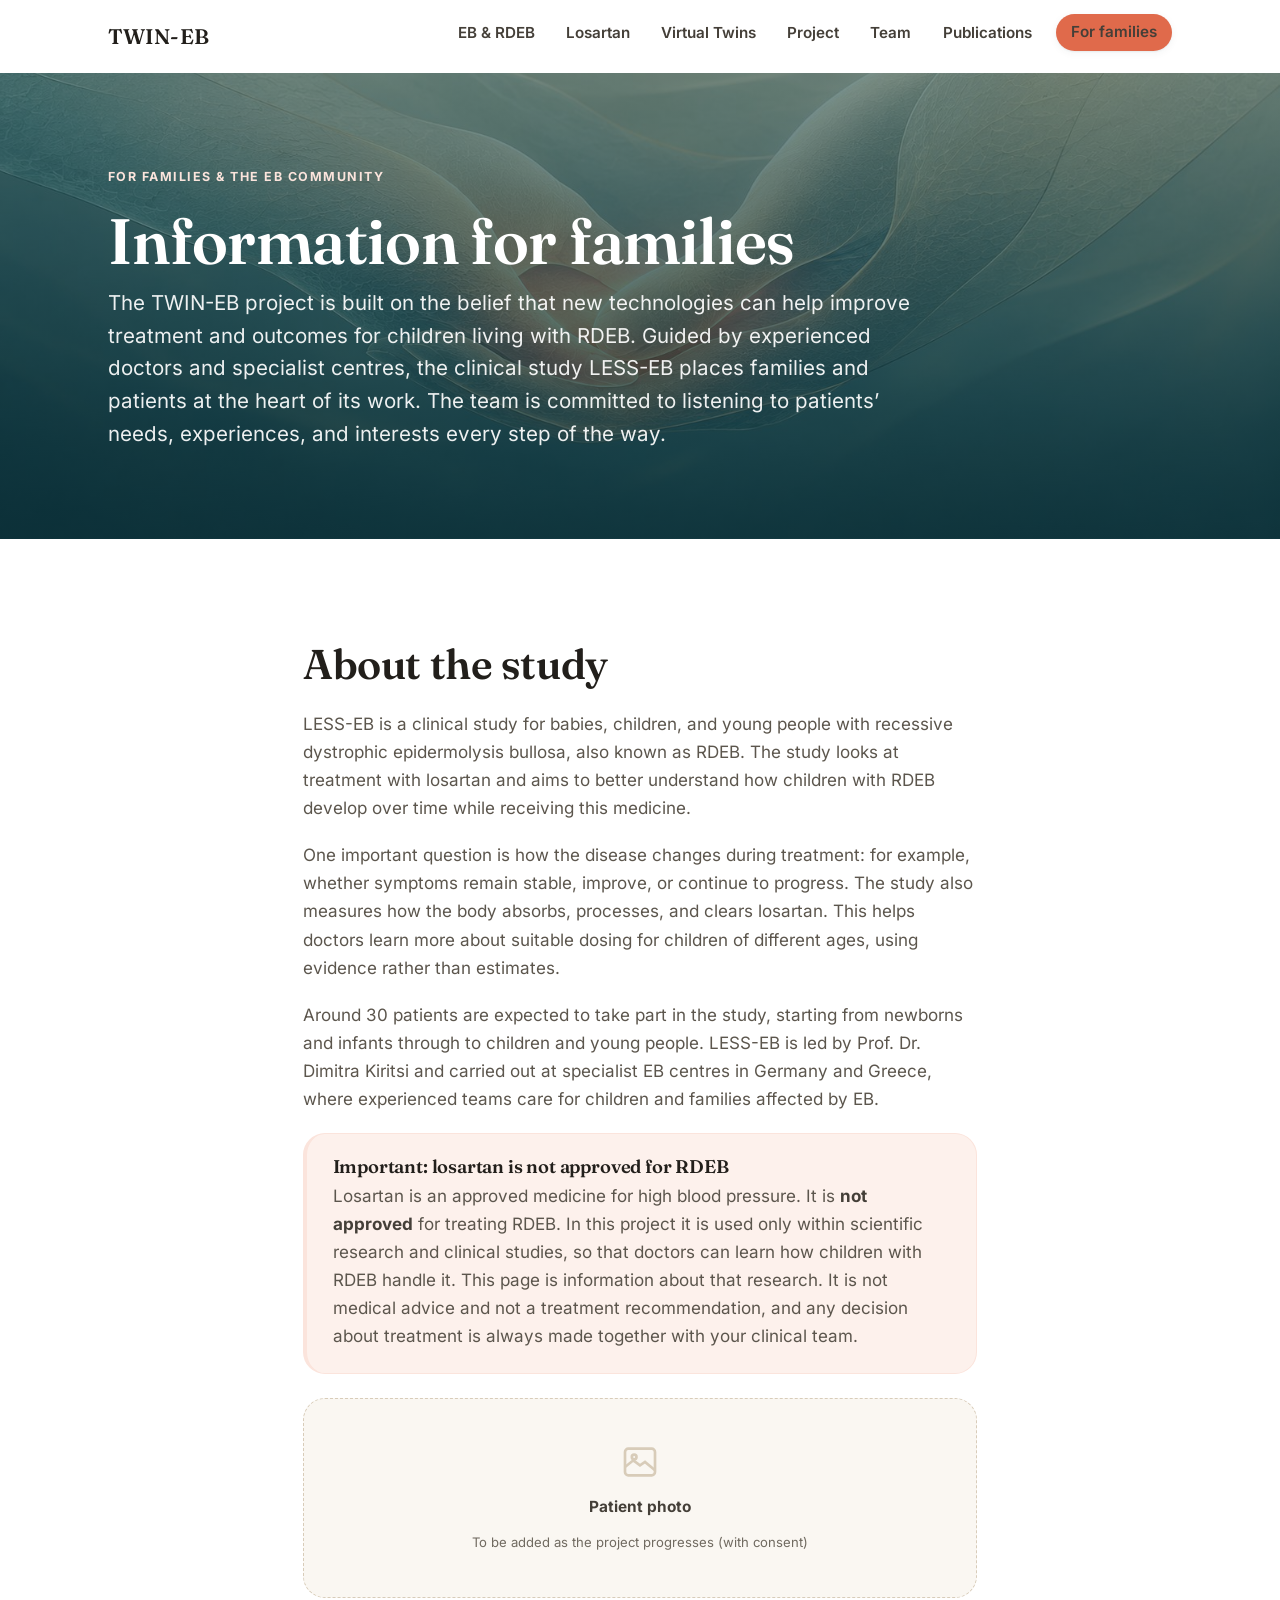
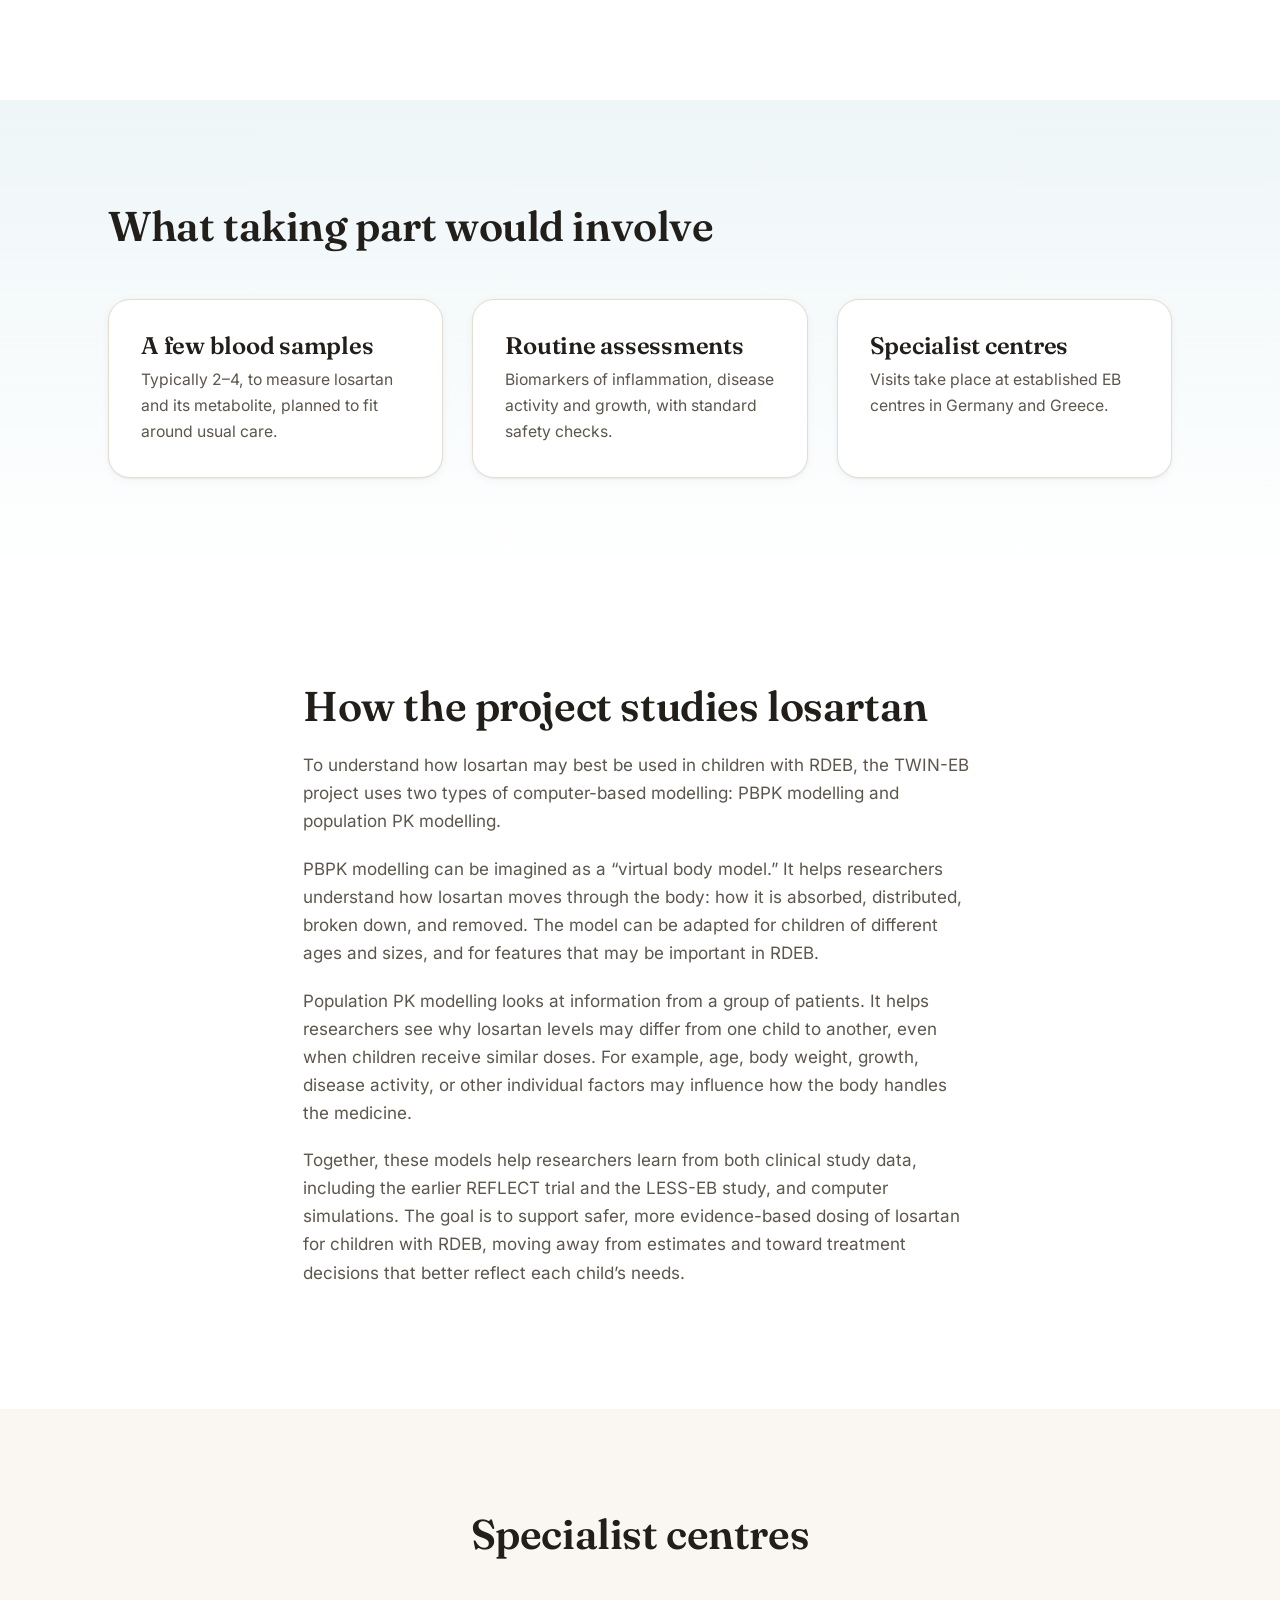
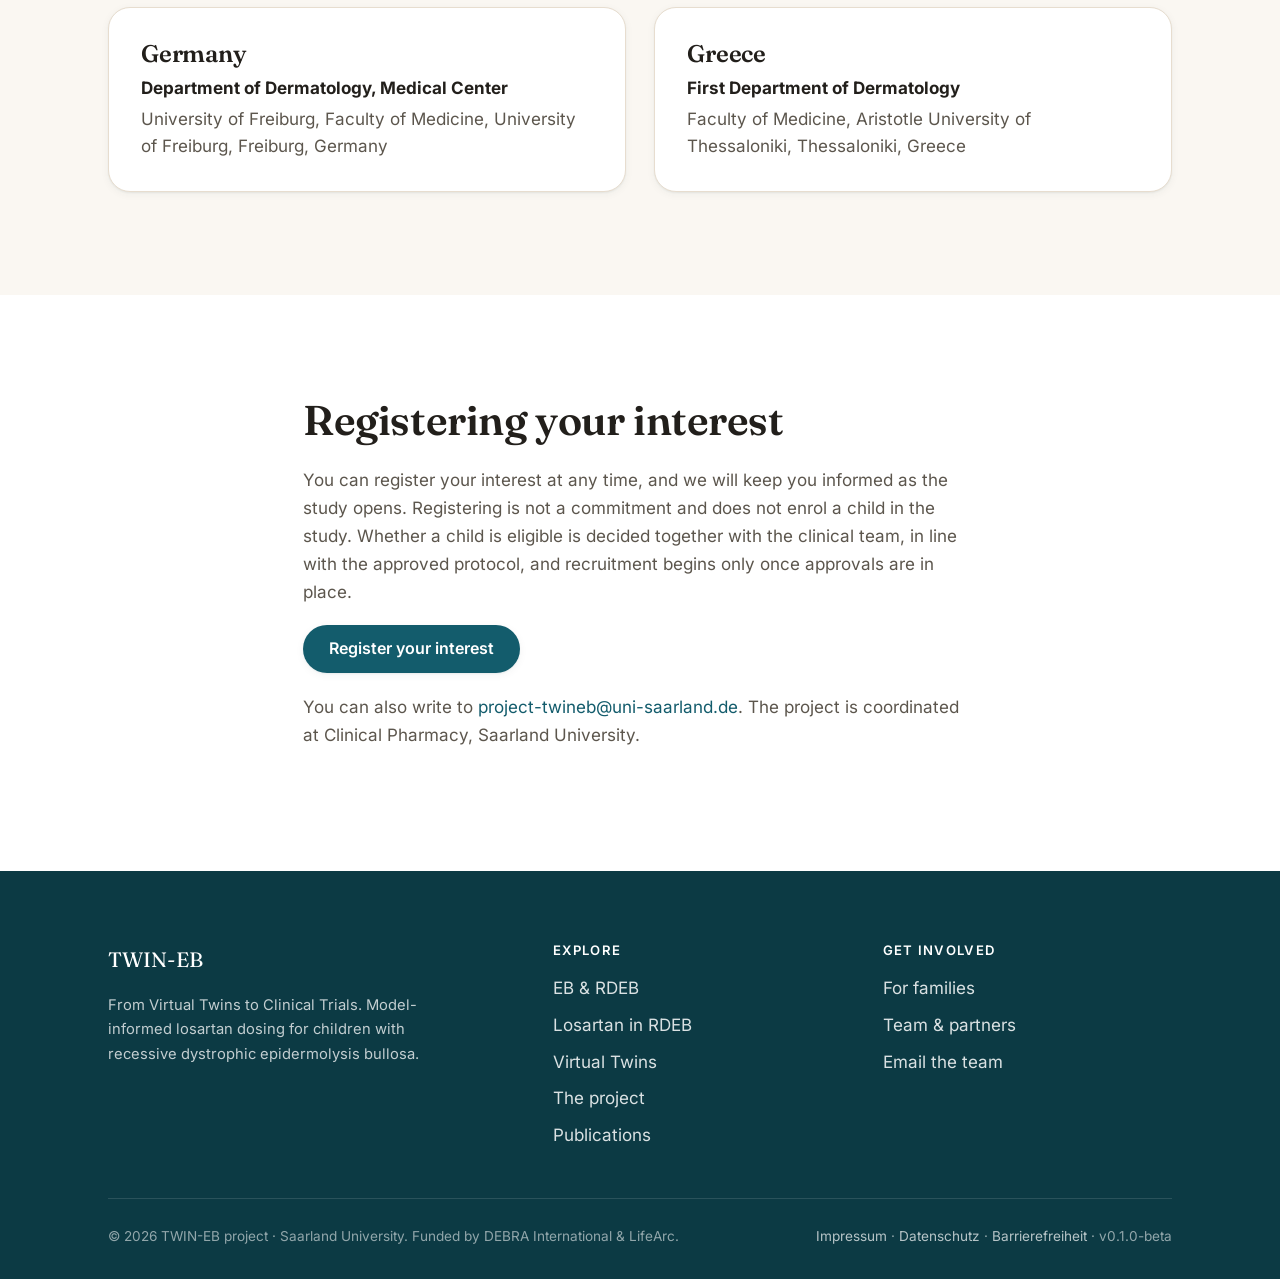
<file: docs/families.html>
<!doctype html>
<html lang="en">
<head>
<meta charset="utf-8">
<meta name="viewport" content="width=device-width, initial-scale=1">
<title>For families &middot; TWIN-EB</title>
<meta name="description" content="Information for families and the EB community about the LESS-EB study, what taking part involves, and how to register interest.">
<link rel="icon" href="data:image/svg+xml,%3Csvg xmlns='http://www.w3.org/2000/svg' viewBox='0 0 48 48'%3E%3Crect width='48' height='48' rx='12' fill='%23135c6c'/%3E%3Cg fill='none' stroke='white' stroke-width='2.4' stroke-linecap='round'%3E%3Ccircle cx='16' cy='18' r='3.4'/%3E%3Ccircle cx='31' cy='14' r='3.4'/%3E%3Ccircle cx='30' cy='31' r='3.4' stroke='%23e06a4b'/%3E%3Cline x1='18.6' y1='16.5' x2='28.4' y2='15.4'/%3E%3Cline x1='17.4' y1='21' x2='28.4' y2='29'/%3E%3Cline x1='31' y1='17.4' x2='30.2' y2='27.6'/%3E%3C/g%3E%3C/svg%3E">
<link rel="stylesheet" href="assets/css/fonts.css">
<link rel="stylesheet" href="assets/css/styles.css">
<script defer src="assets/js/site.js"></script>
</head>
<body data-page="families">
<a class="skip-link" href="#main">Skip to content</a>
<header id="site-nav" class="nav"></header>
<noscript><nav class="container" style="padding-block:1rem"><a href="index.html">Home</a> &middot; <a href="eb-rdeb.html">EB &amp; RDEB</a> &middot; <a href="losartan.html">Losartan</a> &middot; <a href="virtual-twins.html">Virtual Twins</a> &middot; <a href="project.html">Project</a> &middot; <a href="team.html">Team</a> &middot; <a href="publications.html">Publications</a> &middot; <a href="families.html">For families</a></nav></noscript>
<main id="main">
<section class="subhero subhero--photo" style="background-image:linear-gradient(180deg,rgba(12,58,68,.55) 0%,rgba(10,46,54,.8) 100%),url('assets/img/tile-families.jpg');background-position:center 35%">
<div class="container subhero__inner">
<p class="eyebrow">For families &amp; the EB community</p>
<h1>Information for families</h1>
<p class="lead">The TWIN-EB project is built on the belief that new technologies can help improve treatment and outcomes for children living with RDEB. Guided by experienced doctors and specialist centres, the clinical study LESS-EB places families and patients at the heart of its work. The team is committed to listening to patients&rsquo; needs, experiences, and interests every step of the way.</p>
</div>
</section>

<section class="section">
<div class="container container--narrow prose">
<h2>About the study</h2>
<p>LESS-EB is a clinical study for babies, children, and young people with recessive dystrophic epidermolysis bullosa, also known as RDEB. The study looks at treatment with losartan and aims to better understand how children with RDEB develop over time while receiving this medicine.</p>
<p>One important question is how the disease changes during treatment: for example, whether symptoms remain stable, improve, or continue to progress. The study also measures how the body absorbs, processes, and clears losartan. This helps doctors learn more about suitable dosing for children of different ages, using evidence rather than estimates.</p>
<p>Around 30 patients are expected to take part in the study, starting from newborns and infants through to children and young people. LESS-EB is led by Prof. Dr. Dimitra Kiritsi and carried out at specialist EB centres in Germany and Greece, where experienced teams care for children and families affected by EB.</p>

<div class="callout callout--accent reveal">
<h3>Important: losartan is not approved for RDEB</h3>
<p>Losartan is an approved medicine for high blood pressure. It is <strong>not approved</strong> for treating RDEB. In this project it is used only within scientific research and clinical studies, so that doctors can learn how children with RDEB handle it. This page is information about that research. It is not medical advice and not a treatment recommendation, and any decision about treatment is always made together with your clinical team.</p>
</div>
<div class="ph reveal" style="margin-top:1.5rem">
<svg viewBox="0 0 24 24" fill="none" stroke="currentColor" stroke-width="1.6" aria-hidden="true"><rect x="3" y="4" width="18" height="16" rx="2"/><path d="M3 15l5-4 4 3 3-2 6 5"/><circle cx="8.5" cy="9" r="1.4"/></svg>
<div class="ph__label">Patient photo</div>
<div class="ph__hint">To be added as the project progresses (with consent)</div>
</div>
</div>
</section>

<section class="section section--tint">
<div class="container">
<div class="section__head">
<h2>What taking part would involve</h2>
</div>
<div class="grid grid--3">
<div class="card reveal">
<h3>A few blood samples</h3>
<p>Typically 2&ndash;4, to measure losartan and its metabolite, planned to fit around usual care.</p>
</div>
<div class="card reveal">
<h3>Routine assessments</h3>
<p>Biomarkers of inflammation, disease activity and growth, with standard safety checks.</p>
</div>
<div class="card reveal">
<h3>Specialist centres</h3>
<p>Visits take place at established EB centres in Germany and Greece.</p>
</div>
</div>
</div>
</section>

<section class="section">
<div class="container container--narrow prose">
<h2>How the project studies losartan</h2>
<p>To understand how losartan may best be used in children with RDEB, the TWIN-EB project uses two types of computer-based modelling: PBPK modelling and population PK modelling.</p>
<p>PBPK modelling can be imagined as a &ldquo;virtual body model.&rdquo; It helps researchers understand how losartan moves through the body: how it is absorbed, distributed, broken down, and removed. The model can be adapted for children of different ages and sizes, and for features that may be important in RDEB.</p>
<p>Population PK modelling looks at information from a group of patients. It helps researchers see why losartan levels may differ from one child to another, even when children receive similar doses. For example, age, body weight, growth, disease activity, or other individual factors may influence how the body handles the medicine.</p>
<p>Together, these models help researchers learn from both clinical study data, including the earlier REFLECT trial and the LESS-EB study, and computer simulations. The goal is to support safer, more evidence-based dosing of losartan for children with RDEB, moving away from estimates and toward treatment decisions that better reflect each child&rsquo;s needs.</p>
</div>
</section>

<section class="section section--warm">
<div class="container">
<div class="section__head section__head--center">
<h2>Specialist centres</h2>
</div>
<div class="grid grid--2">
<div class="card reveal">
<h3>Germany</h3>
<address class="addr"><strong>Department of Dermatology, Medical Center</strong>University of Freiburg, Faculty of Medicine, University of Freiburg, Freiburg, Germany</address>
</div>
<div class="card reveal">
<h3>Greece</h3>
<address class="addr"><strong>First Department of Dermatology</strong>Faculty of Medicine, Aristotle University of Thessaloniki, Thessaloniki, Greece</address>
</div>
</div>
</div>
</section>

<section class="section">
<div class="container container--narrow prose">
<h2>Registering your interest</h2>
<p>You can register your interest at any time, and we will keep you informed as the study opens. Registering is not a commitment and does not enrol a child in the study. Whether a child is eligible is decided together with the clinical team, in line with the approved protocol, and recruitment begins only once approvals are in place.</p>
<p><a class="btn btn--primary" href="mailto:thorsten.lehr@uni-saarland.de?subject=LESS-EB%20study%20expression%20of%20interest">Register your interest</a></p>
<p>You can also write to <a href="mailto:project-twineb@uni-saarland.de">project-twineb@uni-saarland.de</a>. The project is coordinated at Clinical Pharmacy, Saarland University.</p>
</div>
</section>
</main>
<footer id="site-footer" class="footer"></footer>
</body>
</html>
</file>
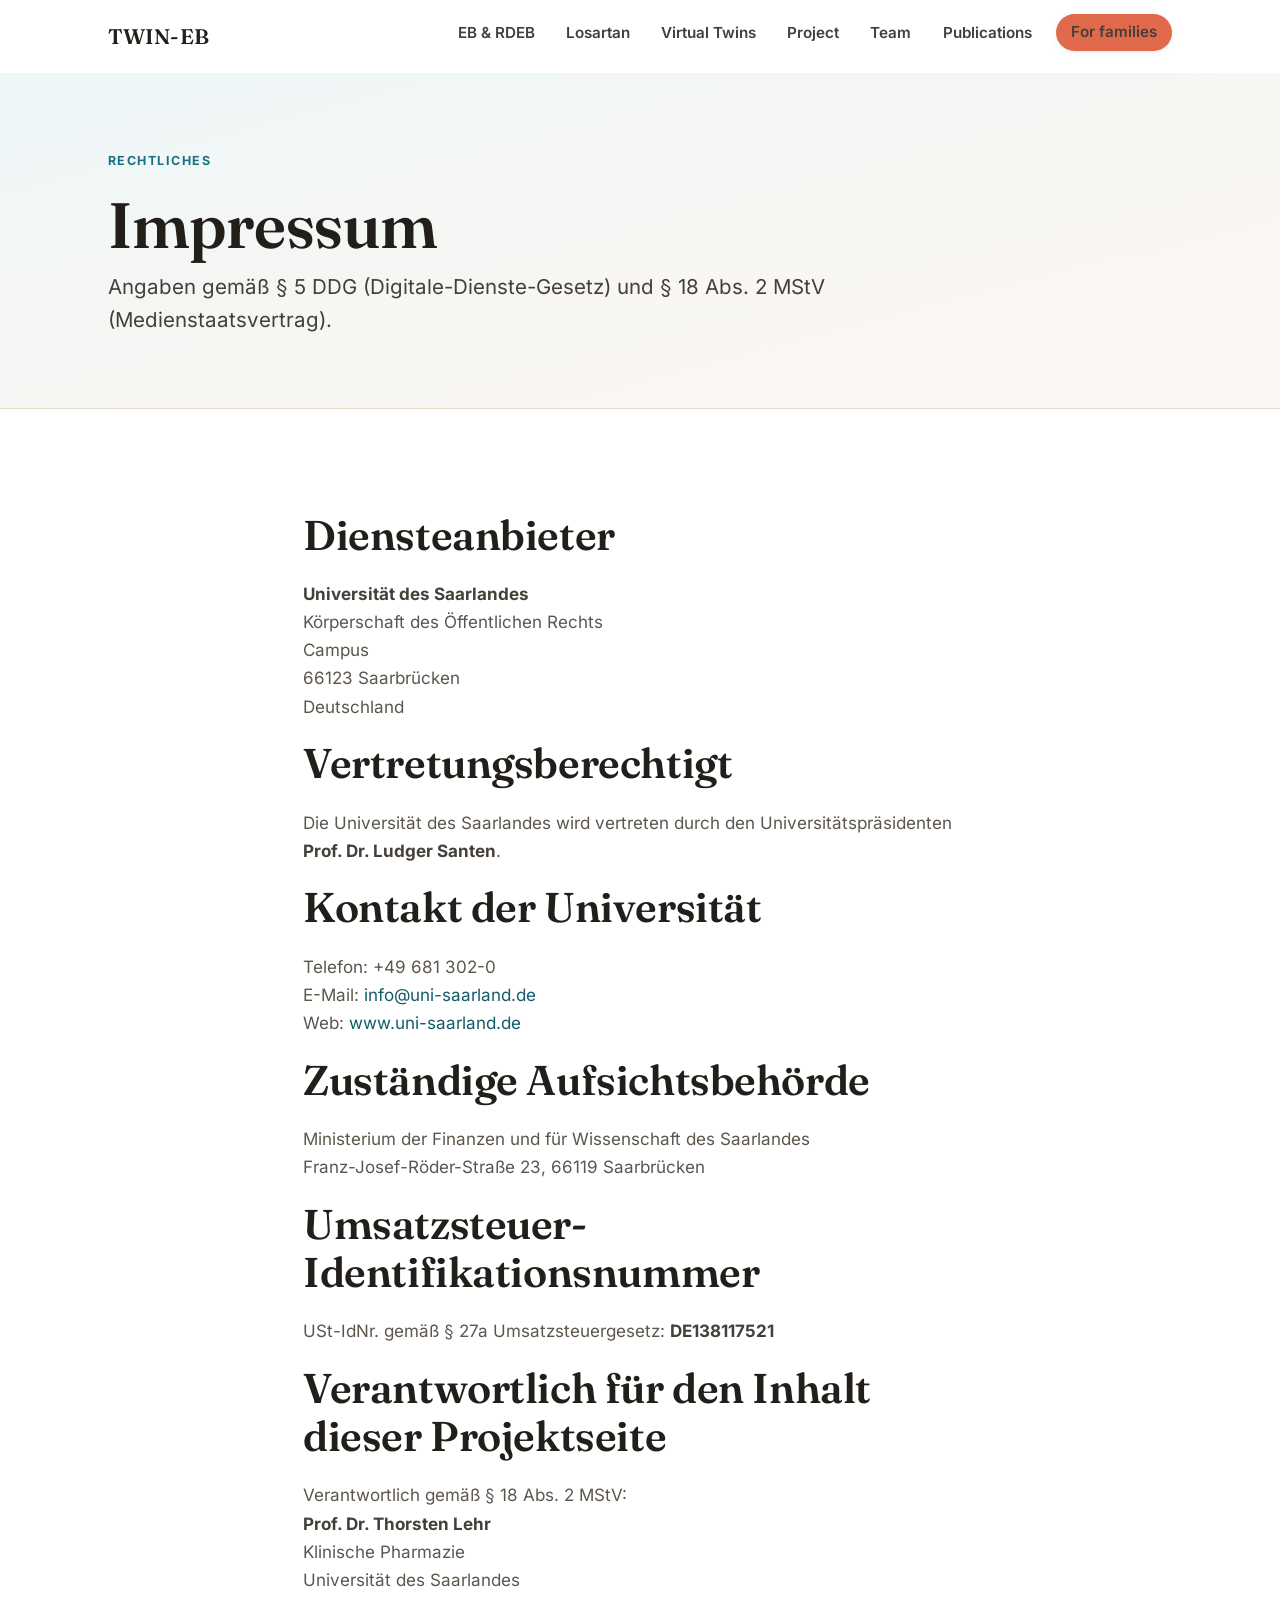
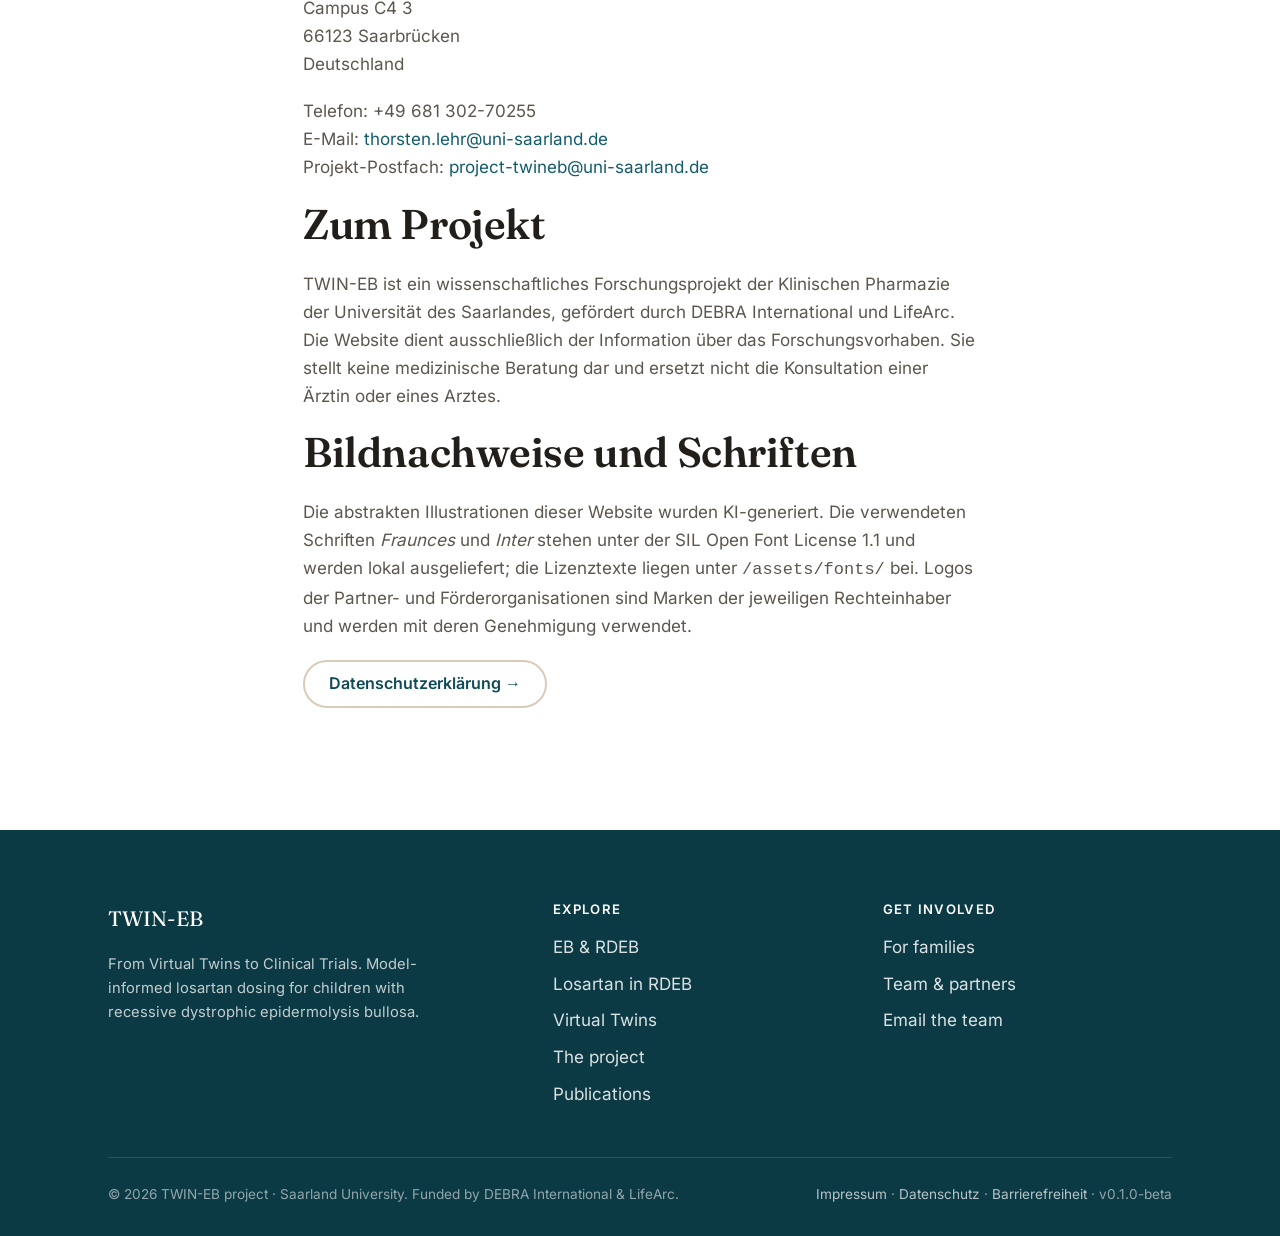
<file: docs/impressum.html>
<!doctype html>
<html lang="de">
<head>
<meta charset="utf-8">
<meta name="viewport" content="width=device-width, initial-scale=1">
<title>Impressum &middot; TWIN-EB</title>
<meta name="description" content="Impressum der Projektwebsite TWIN-EB, Klinische Pharmazie, Universität des Saarlandes.">
<meta name="robots" content="noindex">
<link rel="icon" href="data:image/svg+xml,%3Csvg xmlns='http://www.w3.org/2000/svg' viewBox='0 0 48 48'%3E%3Crect width='48' height='48' rx='12' fill='%23135c6c'/%3E%3Cg fill='none' stroke='white' stroke-width='2.4' stroke-linecap='round'%3E%3Ccircle cx='16' cy='18' r='3.4'/%3E%3Ccircle cx='31' cy='14' r='3.4'/%3E%3Ccircle cx='30' cy='31' r='3.4' stroke='%23e06a4b'/%3E%3Cline x1='18.6' y1='16.5' x2='28.4' y2='15.4'/%3E%3Cline x1='17.4' y1='21' x2='28.4' y2='29'/%3E%3Cline x1='31' y1='17.4' x2='30.2' y2='27.6'/%3E%3C/g%3E%3C/svg%3E">
<link rel="stylesheet" href="assets/css/fonts.css">
<link rel="stylesheet" href="assets/css/styles.css">
<script defer src="assets/js/site.js"></script>
</head>
<body data-page="impressum">
<a class="skip-link" href="#main">Zum Inhalt springen</a>
<header id="site-nav" class="nav"></header>
<noscript><nav class="container" style="padding-block:1rem"><a href="index.html">Home</a> &middot; <a href="eb-rdeb.html">EB &amp; RDEB</a> &middot; <a href="losartan.html">Losartan</a> &middot; <a href="virtual-twins.html">Virtual Twins</a> &middot; <a href="project.html">Project</a> &middot; <a href="team.html">Team</a> &middot; <a href="publications.html">Publications</a> &middot; <a href="families.html">For families</a></nav></noscript>
<main id="main">

<section class="subhero">
<div class="container subhero__inner">
<p class="eyebrow">Rechtliches</p>
<h1>Impressum</h1>
<p class="lead">Angaben gemäß § 5 DDG (Digitale-Dienste-Gesetz) und § 18 Abs. 2 MStV (Medienstaatsvertrag).</p>
</div>
</section>

<section class="section">
<div class="container container--narrow prose">

<h2>Diensteanbieter</h2>
<p>
<strong>Universität des Saarlandes</strong><br>
Körperschaft des Öffentlichen Rechts<br>
Campus<br>
66123 Saarbrücken<br>
Deutschland
</p>

<h2>Vertretungsberechtigt</h2>
<p>Die Universität des Saarlandes wird vertreten durch den Universitätspräsidenten <strong>Prof. Dr. Ludger Santen</strong>.</p>

<h2>Kontakt der Universität</h2>
<p>
Telefon: +49 681 302-0<br>
E-Mail: <a href="mailto:info@uni-saarland.de">info@uni-saarland.de</a><br>
Web: <a href="https://www.uni-saarland.de/" target="_blank" rel="noopener noreferrer">www.uni-saarland.de</a>
</p>

<h2>Zuständige Aufsichtsbehörde</h2>
<p>Ministerium der Finanzen und für Wissenschaft des Saarlandes<br>Franz-Josef-Röder-Straße 23, 66119 Saarbrücken</p>

<h2>Umsatzsteuer-Identifikationsnummer</h2>
<p>USt-IdNr. gemäß § 27a Umsatzsteuergesetz: <strong>DE138117521</strong></p>

<h2>Verantwortlich für den Inhalt dieser Projektseite</h2>
<p>
Verantwortlich gemäß § 18 Abs. 2 MStV:<br>
<strong>Prof. Dr. Thorsten Lehr</strong><br>
Klinische Pharmazie<br>
Universität des Saarlandes<br>
Campus C4 3<br>
66123 Saarbrücken<br>
Deutschland
</p>
<p>
Telefon: +49 681 302-70255<br>
E-Mail: <a href="mailto:thorsten.lehr@uni-saarland.de">thorsten.lehr@uni-saarland.de</a><br>
Projekt-Postfach: <a href="mailto:project-twineb@uni-saarland.de">project-twineb@uni-saarland.de</a>
</p>

<h2>Zum Projekt</h2>
<p>
TWIN-EB ist ein wissenschaftliches Forschungsprojekt der Klinischen Pharmazie der Universität des Saarlandes,
gefördert durch DEBRA International und LifeArc. Die Website dient ausschließlich der Information über das
Forschungsvorhaben. Sie stellt keine medizinische Beratung dar und ersetzt nicht die Konsultation einer Ärztin
oder eines Arztes.
</p>

<h2>Bildnachweise und Schriften</h2>
<p>
Die abstrakten Illustrationen dieser Website wurden KI-generiert. Die verwendeten Schriften
<em>Fraunces</em> und <em>Inter</em> stehen unter der SIL Open Font License 1.1 und werden lokal
ausgeliefert; die Lizenztexte liegen unter <code>/assets/fonts/</code> bei. Logos der Partner- und
Förderorganisationen sind Marken der jeweiligen Rechteinhaber und werden mit deren Genehmigung verwendet.
</p>

<p><a class="btn btn--ghost" href="datenschutz.html">Datenschutzerklärung &rarr;</a></p>

</div>
</section>
</main>
<footer id="site-footer" class="footer"></footer>
</body>
</html>
</file>
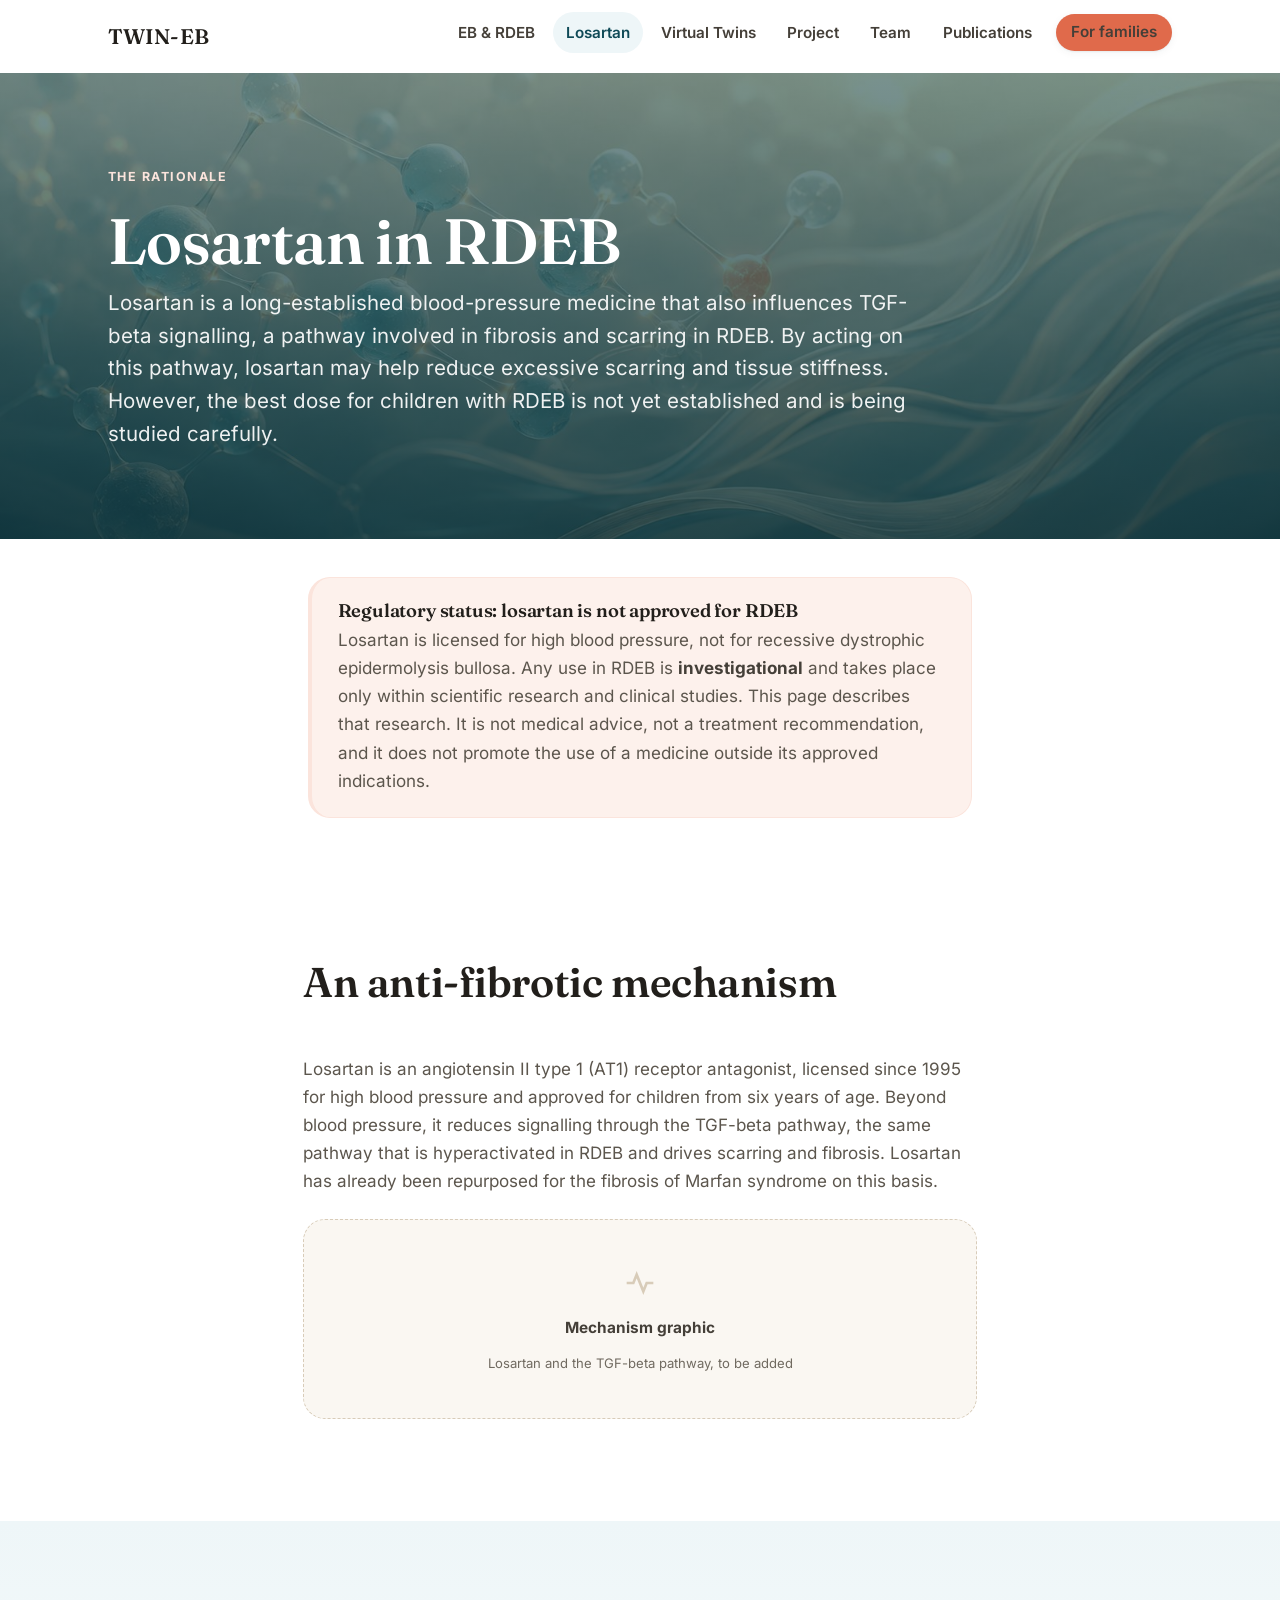
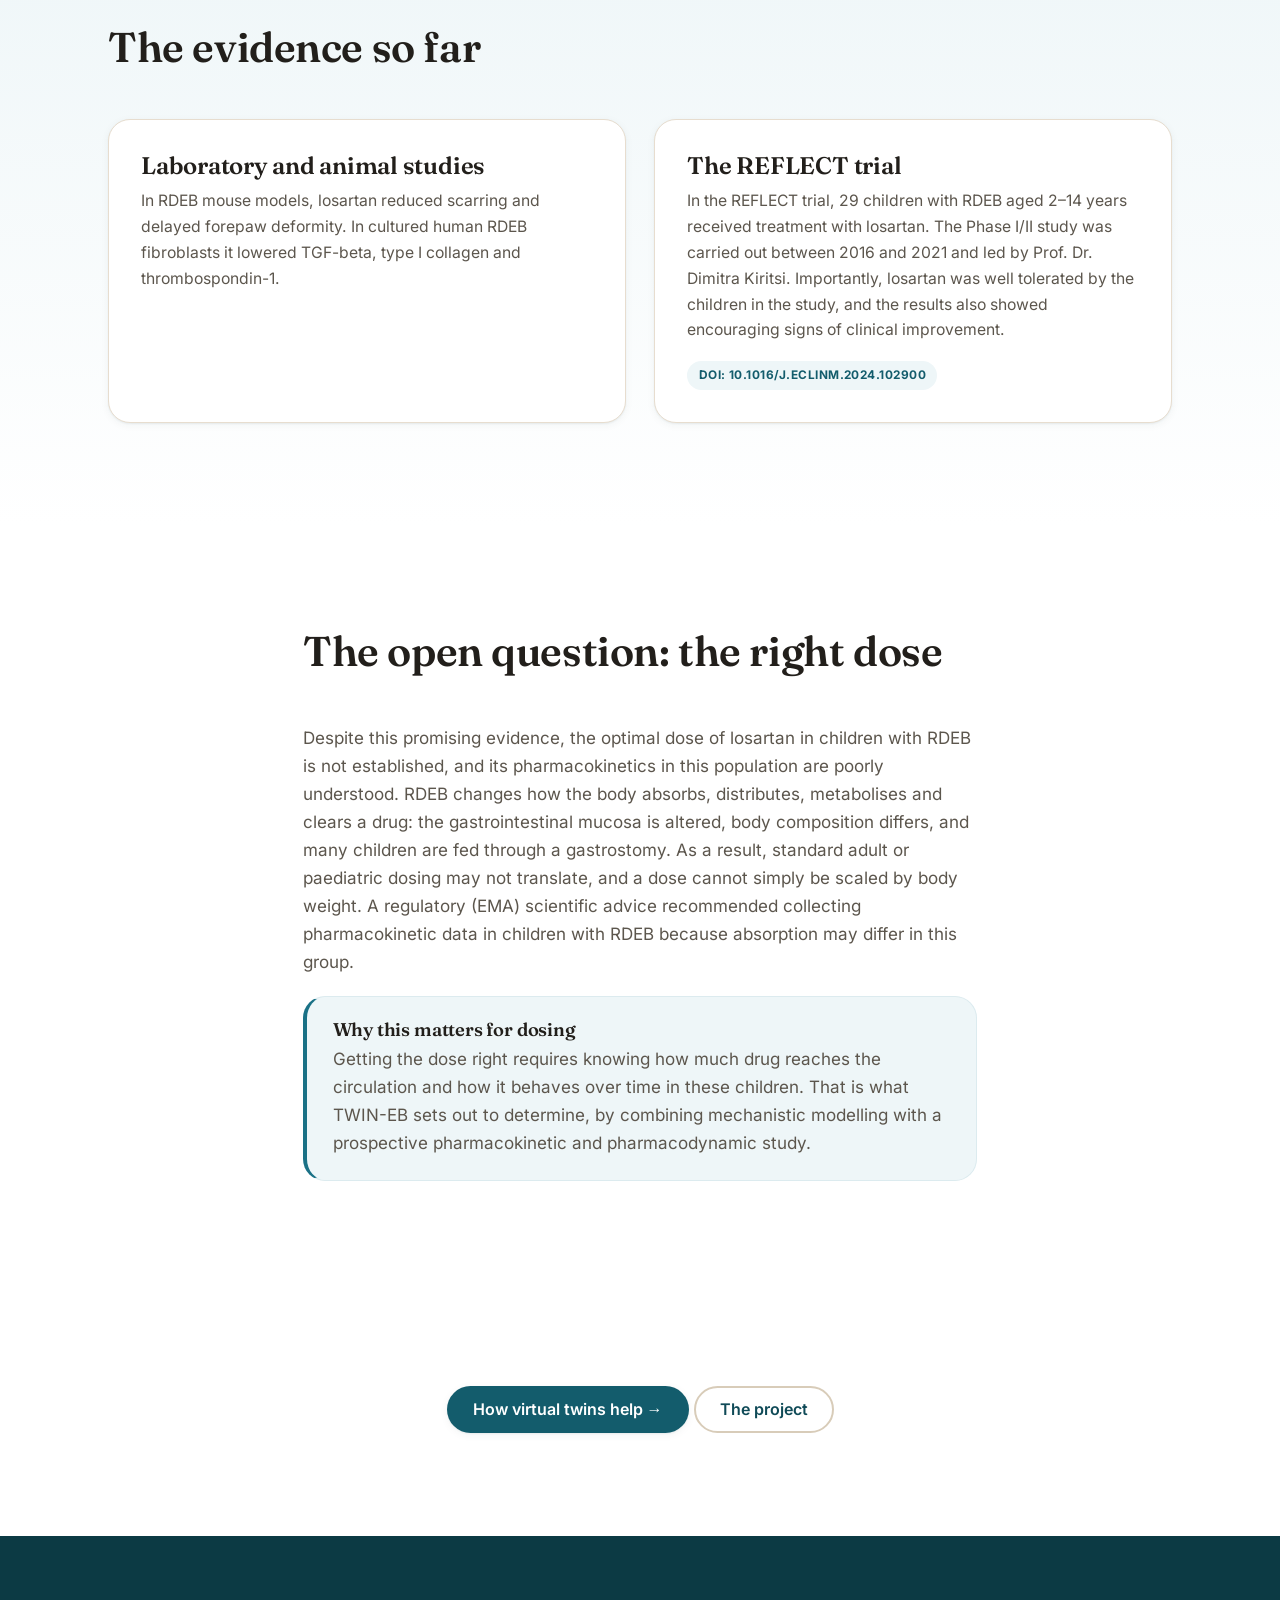
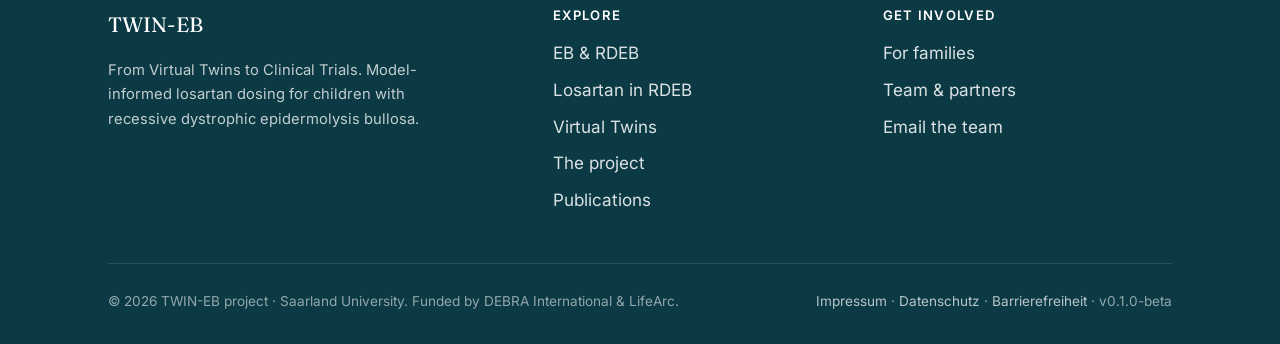
<file: docs/losartan.html>
<!doctype html>
<html lang="en">
<head>
<meta charset="utf-8">
<meta name="viewport" content="width=device-width, initial-scale=1">
<title>Losartan in RDEB &middot; TWIN-EB</title>
<meta name="description" content="The anti-fibrotic rationale for losartan in RDEB, evidence from the REFLECT trial, and the open question of the right dose in children.">
<link rel="icon" href="data:image/svg+xml,%3Csvg xmlns='http://www.w3.org/2000/svg' viewBox='0 0 48 48'%3E%3Crect width='48' height='48' rx='12' fill='%23135c6c'/%3E%3Cg fill='none' stroke='white' stroke-width='2.4' stroke-linecap='round'%3E%3Ccircle cx='16' cy='18' r='3.4'/%3E%3Ccircle cx='31' cy='14' r='3.4'/%3E%3Ccircle cx='30' cy='31' r='3.4' stroke='%23e06a4b'/%3E%3Cline x1='18.6' y1='16.5' x2='28.4' y2='15.4'/%3E%3Cline x1='17.4' y1='21' x2='28.4' y2='29'/%3E%3Cline x1='31' y1='17.4' x2='30.2' y2='27.6'/%3E%3C/g%3E%3C/svg%3E">
<link rel="stylesheet" href="assets/css/fonts.css">
<link rel="stylesheet" href="assets/css/styles.css">
<script defer src="assets/js/site.js"></script>
</head>
<body data-page="losartan">
<a class="skip-link" href="#main">Skip to content</a>
<header id="site-nav" class="nav"></header>
<noscript><nav class="container" style="padding-block:1rem"><a href="index.html">Home</a> &middot; <a href="eb-rdeb.html">EB &amp; RDEB</a> &middot; <a href="losartan.html">Losartan</a> &middot; <a href="virtual-twins.html">Virtual Twins</a> &middot; <a href="project.html">Project</a> &middot; <a href="team.html">Team</a> &middot; <a href="publications.html">Publications</a> &middot; <a href="families.html">For families</a></nav></noscript>
<main id="main">
<section class="subhero subhero--photo" style="background-image:linear-gradient(180deg,rgba(12,58,68,.55) 0%,rgba(10,46,54,.8) 100%),url('assets/img/tile-losartan.jpg')">
<div class="container subhero__inner">
<p class="eyebrow">The rationale</p>
<h1>Losartan in RDEB</h1>
<p class="lead">Losartan is a long-established blood-pressure medicine that also influences TGF-beta signalling, a pathway involved in fibrosis and scarring in RDEB. By acting on this pathway, losartan may help reduce excessive scarring and tissue stiffness. However, the best dose for children with RDEB is not yet established and is being studied carefully.</p>
</div>
</section>

<section class="section" style="padding-block:clamp(1.6rem,3vw,2.4rem)">
<div class="container container--narrow">
<div class="callout callout--accent">
<h3>Regulatory status: losartan is not approved for RDEB</h3>
<p>Losartan is licensed for high blood pressure, not for recessive dystrophic epidermolysis bullosa. Any use in RDEB is <strong>investigational</strong> and takes place only within scientific research and clinical studies. This page describes that research. It is not medical advice, not a treatment recommendation, and it does not promote the use of a medicine outside its approved indications.</p>
</div>
</div>
</section>

<section class="section">
<div class="container container--narrow prose">
<div class="section__head">
<h2>An anti-fibrotic mechanism</h2>
</div>
<p>Losartan is an angiotensin II type 1 (AT1) receptor antagonist, licensed since 1995 for high blood pressure and approved for children from six years of age. Beyond blood pressure, it reduces signalling through the TGF-beta pathway, the same pathway that is hyperactivated in RDEB and drives scarring and fibrosis. Losartan has already been repurposed for the fibrosis of Marfan syndrome on this basis.</p>
<div class="ph reveal" style="margin-top:1.5rem">
<svg viewBox="0 0 24 24" fill="none" stroke="currentColor" stroke-width="1.6" aria-hidden="true"><path d="M4 12h4l2-5 4 10 2-5h4"/></svg>
<div class="ph__label">Mechanism graphic</div>
<div class="ph__hint">Losartan and the TGF-beta pathway, to be added</div>
</div>
</div>
</section>

<section class="section section--tint">
<div class="container">
<div class="section__head">
<h2>The evidence so far</h2>
</div>
<div class="grid grid--2">
<article class="card reveal">
<h3>Laboratory and animal studies</h3>
<p>In RDEB mouse models, losartan reduced scarring and delayed forepaw deformity. In cultured human RDEB fibroblasts it lowered TGF-beta, type I collagen and thrombospondin-1.</p>
</article>
<article class="card reveal">
<h3>The REFLECT trial</h3>
<p>In the REFLECT trial, 29 children with RDEB aged 2&ndash;14 years received treatment with losartan. The Phase I/II study was carried out between 2016 and 2021 and led by Prof. Dr. Dimitra Kiritsi. Importantly, losartan was well tolerated by the children in the study, and the results also showed encouraging signs of clinical improvement.</p>
<p class="mb-0"><a class="badge badge--doi" href="https://doi.org/10.1016/j.eclinm.2024.102900">DOI: 10.1016/j.eclinm.2024.102900</a></p>
</article>
</div>
</div>
</section>

<section class="section">
<div class="container container--narrow prose">
<div class="section__head">
<h2>The open question: the right dose</h2>
</div>
<p>Despite this promising evidence, the optimal dose of losartan in children with RDEB is not established, and its pharmacokinetics in this population are poorly understood. RDEB changes how the body absorbs, distributes, metabolises and clears a drug: the gastrointestinal mucosa is altered, body composition differs, and many children are fed through a gastrostomy. As a result, standard adult or paediatric dosing may not translate, and a dose cannot simply be scaled by body weight. A regulatory (EMA) scientific advice recommended collecting pharmacokinetic data in children with RDEB because absorption may differ in this group.</p>
<div class="callout reveal">
<h3>Why this matters for dosing</h3>
<p>Getting the dose right requires knowing how much drug reaches the circulation and how it behaves over time in these children. That is what TWIN-EB sets out to determine, by combining mechanistic modelling with a prospective pharmacokinetic and pharmacodynamic study.</p>
</div>
</div>
</section>

<section class="section">
<div class="container container--narrow text-center">
<a class="btn btn--primary" href="virtual-twins.html">How virtual twins help &rarr;</a>
<a class="btn btn--ghost" href="project.html">The project</a>
</div>
</section>
</main>
<footer id="site-footer" class="footer"></footer>
</body>
</html>
</file>
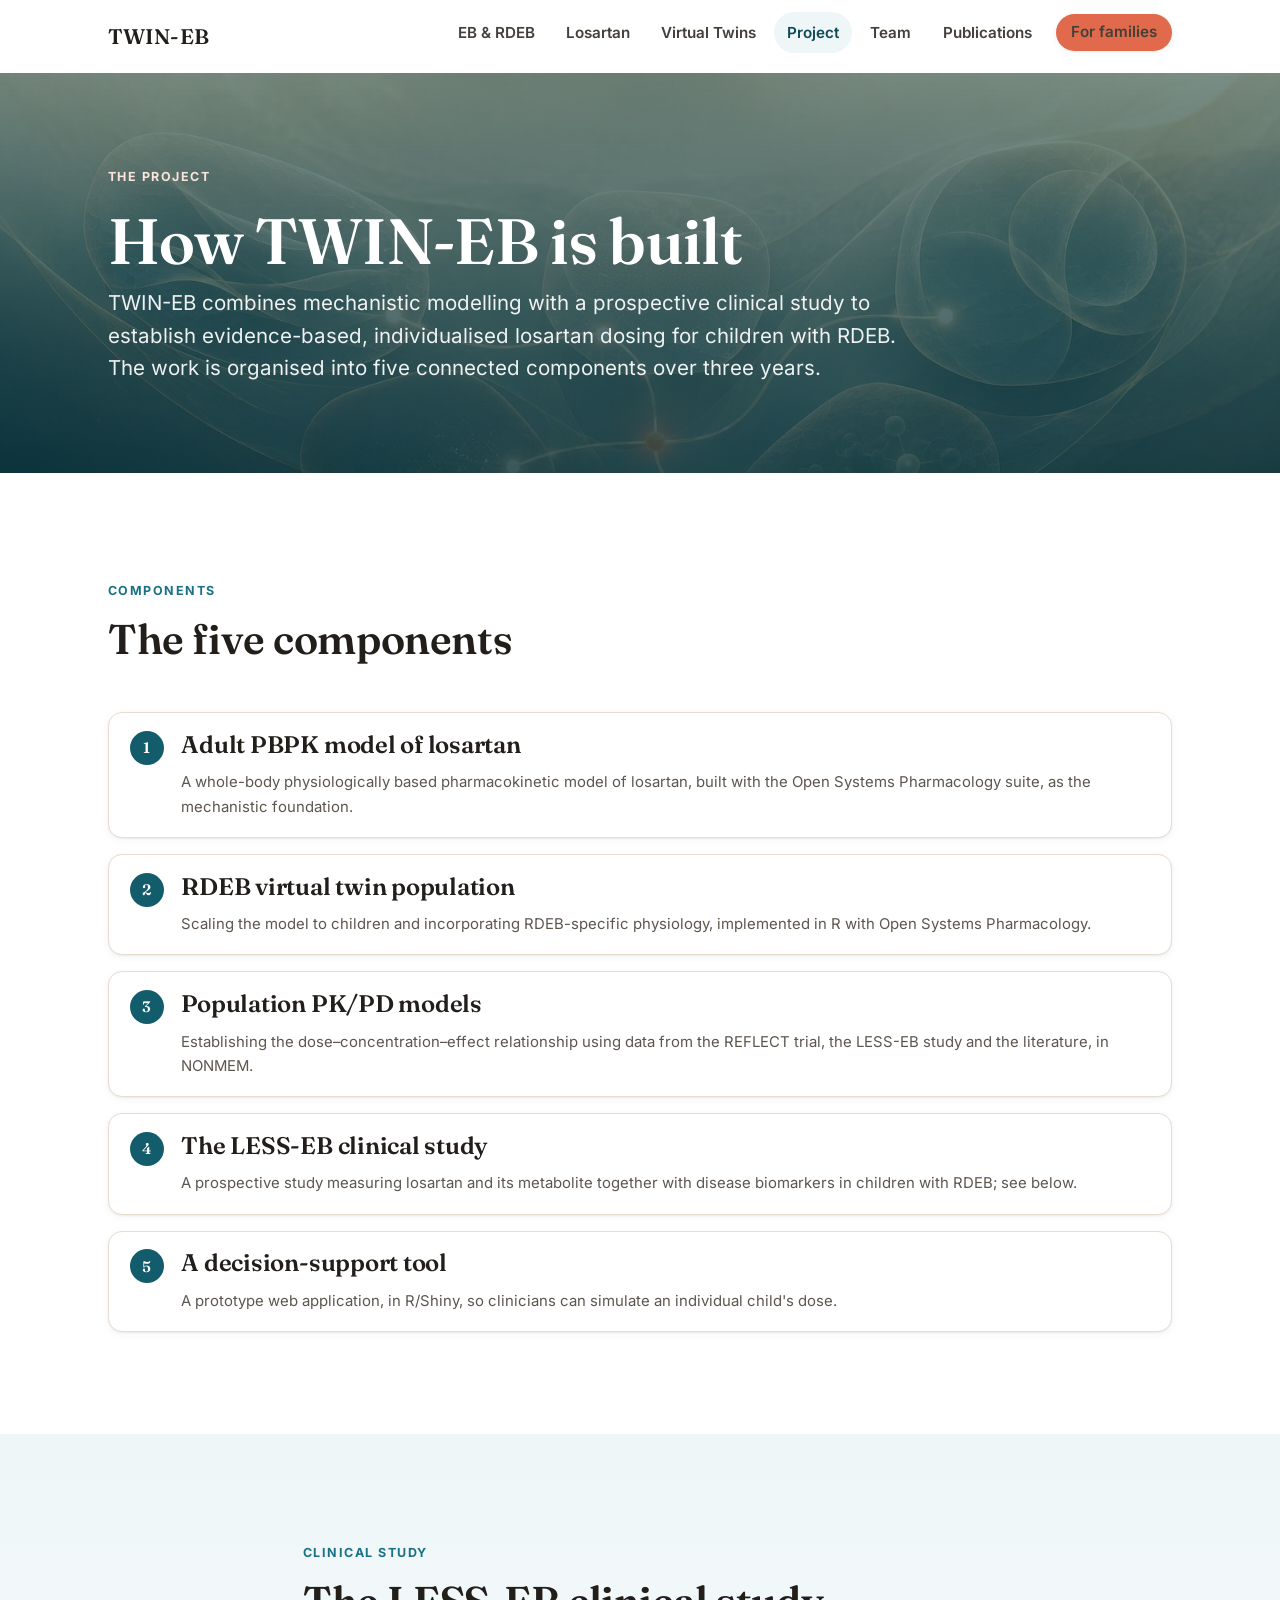
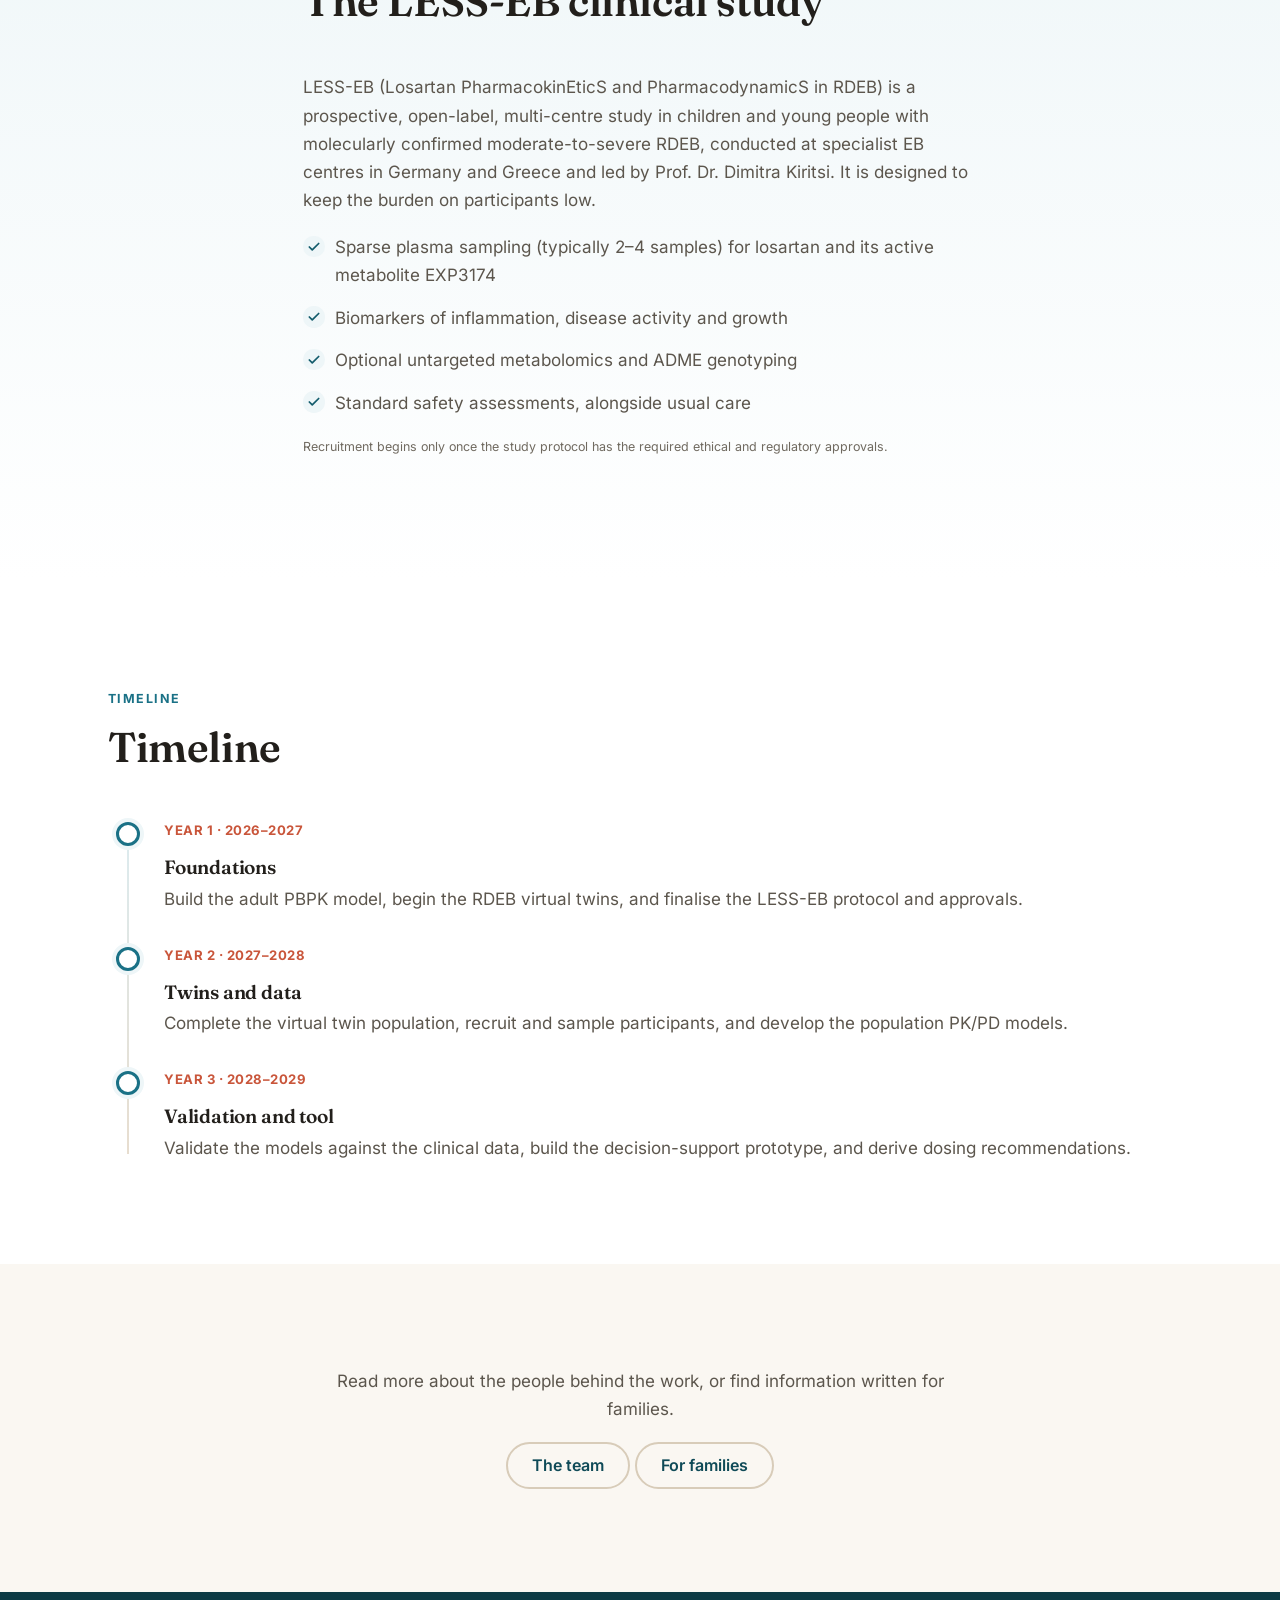
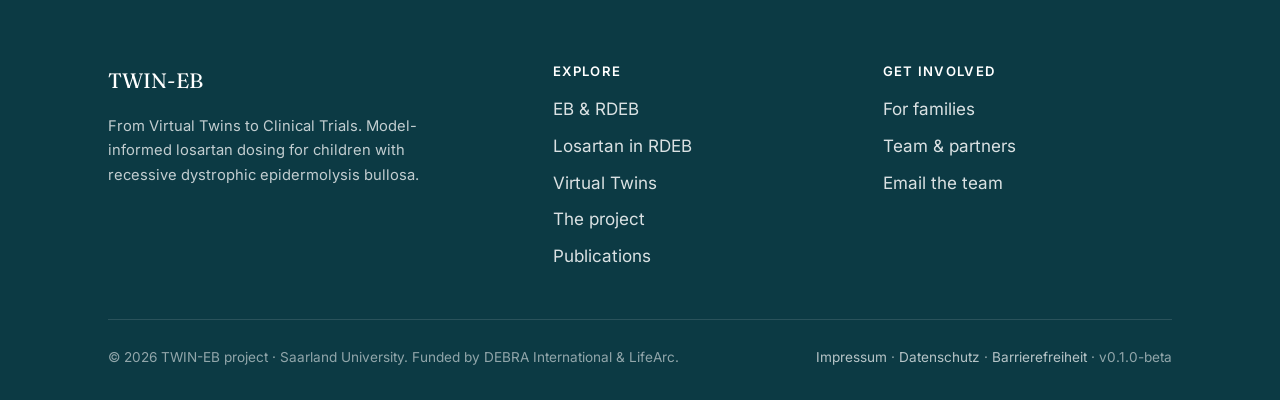
<file: docs/project.html>
<!doctype html>
<html lang="en">
<head>
<meta charset="utf-8">
<meta name="viewport" content="width=device-width, initial-scale=1">
<title>The project &middot; TWIN-EB</title>
<meta name="description" content="How TWIN-EB is structured: objectives, the five components from PBPK modelling to a decision-support tool, the LESS-EB clinical study, and the timeline.">
<link rel="icon" href="data:image/svg+xml,%3Csvg xmlns='http://www.w3.org/2000/svg' viewBox='0 0 48 48'%3E%3Crect width='48' height='48' rx='12' fill='%23135c6c'/%3E%3Cg fill='none' stroke='white' stroke-width='2.4' stroke-linecap='round'%3E%3Ccircle cx='16' cy='18' r='3.4'/%3E%3Ccircle cx='31' cy='14' r='3.4'/%3E%3Ccircle cx='30' cy='31' r='3.4' stroke='%23e06a4b'/%3E%3Cline x1='18.6' y1='16.5' x2='28.4' y2='15.4'/%3E%3Cline x1='17.4' y1='21' x2='28.4' y2='29'/%3E%3Cline x1='31' y1='17.4' x2='30.2' y2='27.6'/%3E%3C/g%3E%3C/svg%3E">
<link rel="stylesheet" href="assets/css/fonts.css">
<link rel="stylesheet" href="assets/css/styles.css">
<script defer src="assets/js/site.js"></script>
</head>
<body data-page="project">
<a class="skip-link" href="#main">Skip to content</a>
<header id="site-nav" class="nav"></header>
<noscript><nav class="container" style="padding-block:1rem"><a href="index.html">Home</a> &middot; <a href="eb-rdeb.html">EB &amp; RDEB</a> &middot; <a href="losartan.html">Losartan</a> &middot; <a href="virtual-twins.html">Virtual Twins</a> &middot; <a href="project.html">Project</a> &middot; <a href="team.html">Team</a> &middot; <a href="publications.html">Publications</a> &middot; <a href="families.html">For families</a></nav></noscript>
<main id="main">
<section class="subhero subhero--photo" style="background-image:linear-gradient(180deg,rgba(12,58,68,.55) 0%,rgba(10,46,54,.8) 100%),url('assets/img/tile-project.jpg')">
<div class="container subhero__inner">
<p class="eyebrow">The project</p>
<h1>How TWIN-EB is built</h1>
<p class="lead">TWIN-EB combines mechanistic modelling with a prospective clinical study to establish evidence-based, individualised losartan dosing for children with RDEB. The work is organised into five connected components over three years.</p>
</div>
</section>

<section class="section">
<div class="container">
<div class="section__head">
<p class="eyebrow">Components</p>
<h2>The five components</h2>
</div>
<div class="map">
<div class="map__row reveal">
<div class="map__n">1</div>
<div>
<h3 class="map__t">Adult PBPK model of losartan</h3>
<p class="map__d">A whole-body physiologically based pharmacokinetic model of losartan, built with the Open Systems Pharmacology suite, as the mechanistic foundation.</p>
</div>
</div>
<div class="map__row reveal">
<div class="map__n">2</div>
<div>
<h3 class="map__t">RDEB virtual twin population</h3>
<p class="map__d">Scaling the model to children and incorporating RDEB-specific physiology, implemented in R with Open Systems Pharmacology.</p>
</div>
</div>
<div class="map__row reveal">
<div class="map__n">3</div>
<div>
<h3 class="map__t">Population PK/PD models</h3>
<p class="map__d">Establishing the dose&ndash;concentration&ndash;effect relationship using data from the REFLECT trial, the LESS-EB study and the literature, in NONMEM.</p>
</div>
</div>
<div class="map__row reveal">
<div class="map__n">4</div>
<div>
<h3 class="map__t">The LESS-EB clinical study</h3>
<p class="map__d">A prospective study measuring losartan and its metabolite together with disease biomarkers in children with RDEB; see below.</p>
</div>
</div>
<div class="map__row reveal">
<div class="map__n">5</div>
<div>
<h3 class="map__t">A decision-support tool</h3>
<p class="map__d">A prototype web application, in R/Shiny, so clinicians can simulate an individual child's dose.</p>
</div>
</div>
</div>
</div>
</section>

<section class="section section--tint">
<div class="container container--narrow prose">
<div class="section__head">
<p class="eyebrow">Clinical study</p>
<h2>The LESS-EB clinical study</h2>
</div>
<p>LESS-EB (Losartan PharmacokinEticS and PharmacodynamicS in RDEB) is a prospective, open-label, multi-centre study in children and young people with molecularly confirmed moderate-to-severe RDEB, conducted at specialist EB centres in Germany and Greece and led by Prof. Dr. Dimitra Kiritsi. It is designed to keep the burden on participants low.</p>
<ul class="checklist">
<li>Sparse plasma sampling (typically 2&ndash;4 samples) for losartan and its active metabolite EXP3174</li>
<li>Biomarkers of inflammation, disease activity and growth</li>
<li>Optional untargeted metabolomics and ADME genotyping</li>
<li>Standard safety assessments, alongside usual care</li>
</ul>
<p class="mb-0"><small class="attribution">Recruitment begins only once the study protocol has the required ethical and regulatory approvals.</small></p>
</div>
</section>

<section class="section">
<div class="container">
<div class="section__head">
<p class="eyebrow">Timeline</p>
<h2>Timeline</h2>
</div>
<div class="timeline">
<div class="timeline__item reveal">
<span class="timeline__dot"></span>
<p class="timeline__when">Year 1 &middot; 2026&ndash;2027</p>
<h3>Foundations</h3>
<p>Build the adult PBPK model, begin the RDEB virtual twins, and finalise the LESS-EB protocol and approvals.</p>
</div>
<div class="timeline__item reveal">
<span class="timeline__dot"></span>
<p class="timeline__when">Year 2 &middot; 2027&ndash;2028</p>
<h3>Twins and data</h3>
<p>Complete the virtual twin population, recruit and sample participants, and develop the population PK/PD models.</p>
</div>
<div class="timeline__item reveal">
<span class="timeline__dot"></span>
<p class="timeline__when">Year 3 &middot; 2028&ndash;2029</p>
<h3>Validation and tool</h3>
<p>Validate the models against the clinical data, build the decision-support prototype, and derive dosing recommendations.</p>
</div>
</div>
</div>
</section>

<section class="section section--warm">
<div class="container container--narrow text-center">
<p>Read more about the people behind the work, or find information written for families.</p>
<p class="mb-0"><a class="btn btn--ghost" href="team.html">The team</a> <a class="btn btn--ghost" href="families.html">For families</a></p>
</div>
</section>
</main>
<footer id="site-footer" class="footer"></footer>
</body>
</html>
</file>
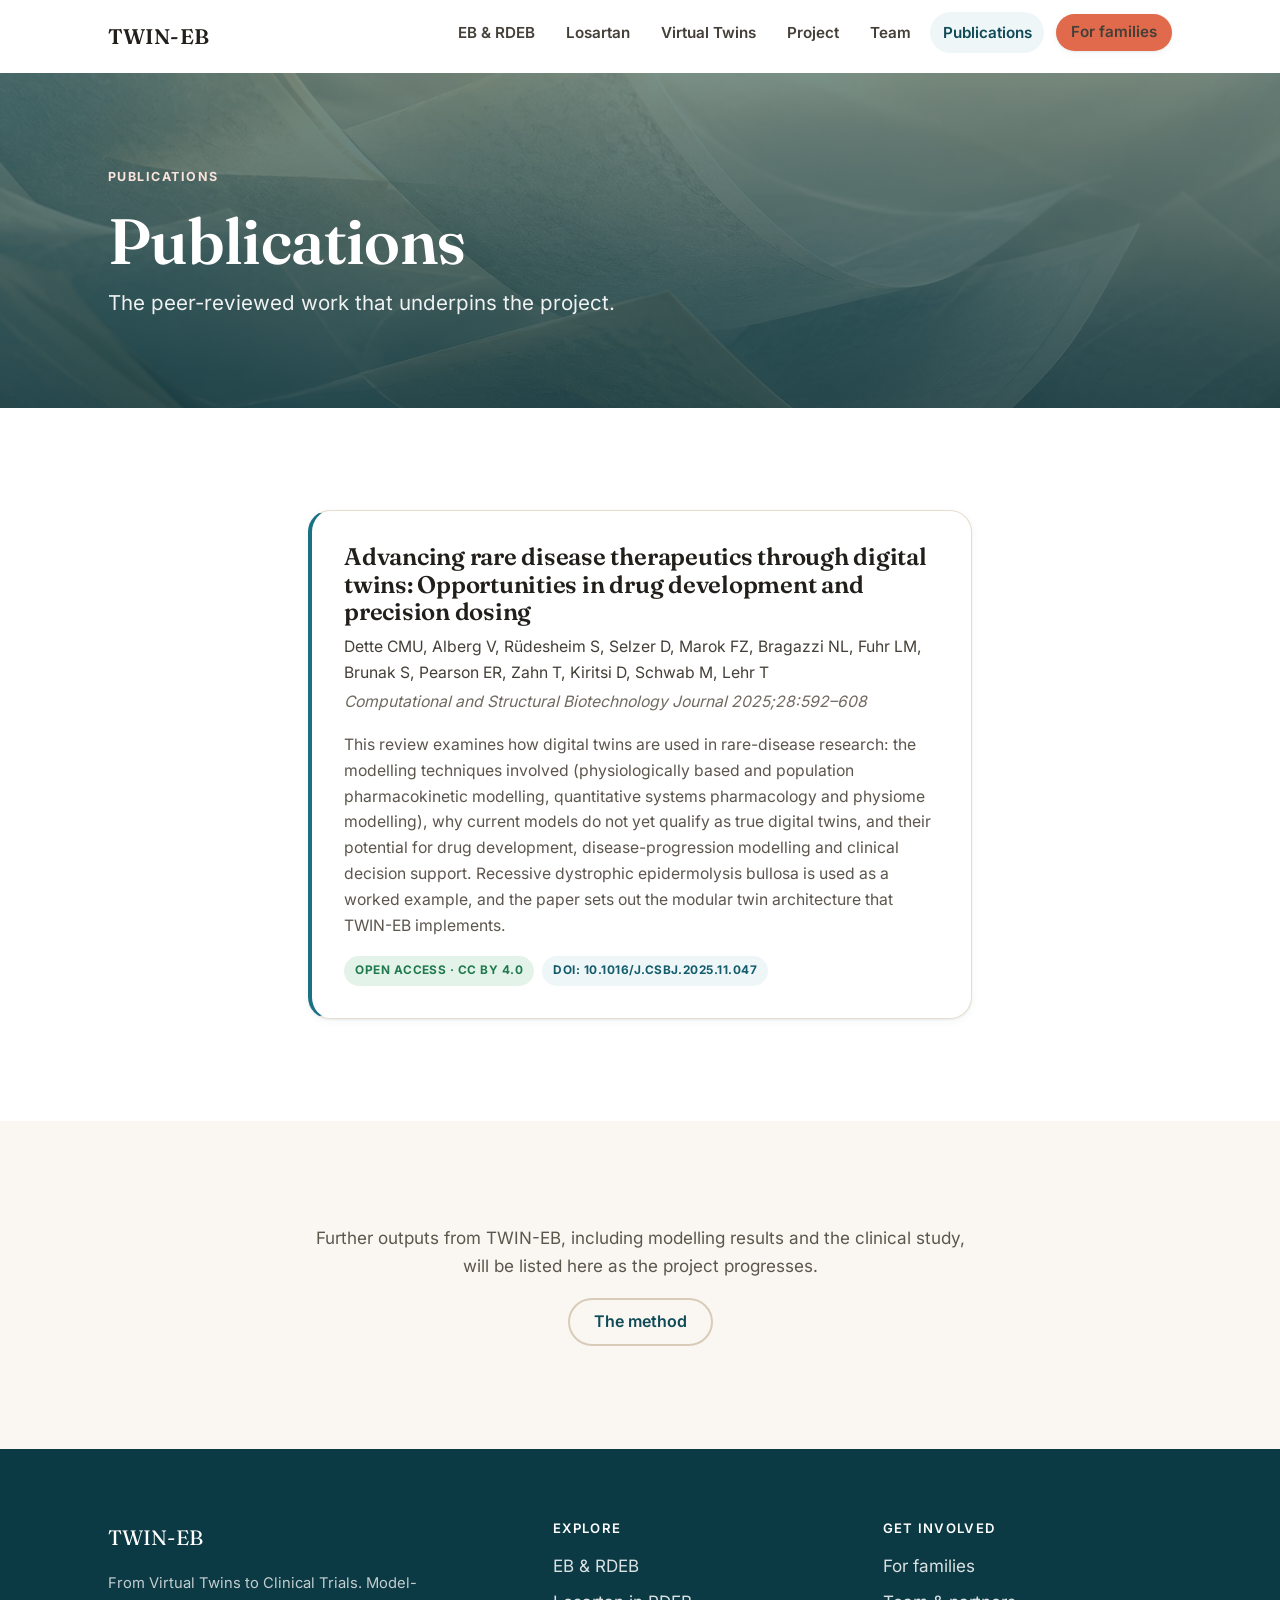
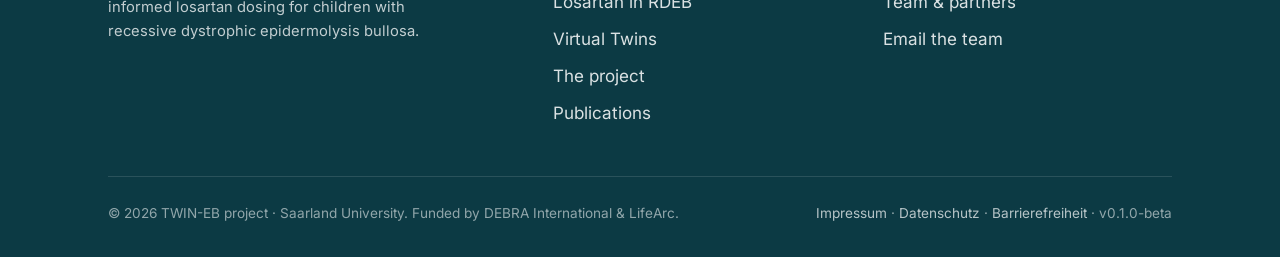
<file: docs/publications.html>
<!doctype html>
<html lang="en">
<head>
<meta charset="utf-8">
<meta name="viewport" content="width=device-width, initial-scale=1">
<title>Publications &middot; TWIN-EB</title>
<meta name="description" content="Peer-reviewed publications underpinning TWIN-EB, including an open-access review of digital twins in rare disease.">
<link rel="icon" href="data:image/svg+xml,%3Csvg xmlns='http://www.w3.org/2000/svg' viewBox='0 0 48 48'%3E%3Crect width='48' height='48' rx='12' fill='%23135c6c'/%3E%3Cg fill='none' stroke='white' stroke-width='2.4' stroke-linecap='round'%3E%3Ccircle cx='16' cy='18' r='3.4'/%3E%3Ccircle cx='31' cy='14' r='3.4'/%3E%3Ccircle cx='30' cy='31' r='3.4' stroke='%23e06a4b'/%3E%3Cline x1='18.6' y1='16.5' x2='28.4' y2='15.4'/%3E%3Cline x1='17.4' y1='21' x2='28.4' y2='29'/%3E%3Cline x1='31' y1='17.4' x2='30.2' y2='27.6'/%3E%3C/g%3E%3C/svg%3E">
<link rel="stylesheet" href="assets/css/fonts.css">
<link rel="stylesheet" href="assets/css/styles.css">
<script defer src="assets/js/site.js"></script>
</head>
<body data-page="publications">
<a class="skip-link" href="#main">Skip to content</a>
<header id="site-nav" class="nav"></header>
<noscript><nav class="container" style="padding-block:1rem"><a href="index.html">Home</a> &middot; <a href="eb-rdeb.html">EB &amp; RDEB</a> &middot; <a href="losartan.html">Losartan</a> &middot; <a href="virtual-twins.html">Virtual Twins</a> &middot; <a href="project.html">Project</a> &middot; <a href="team.html">Team</a> &middot; <a href="publications.html">Publications</a> &middot; <a href="families.html">For families</a></nav></noscript>
<main id="main">
<section class="subhero subhero--photo" style="background-image:linear-gradient(180deg,rgba(12,58,68,.55) 0%,rgba(10,46,54,.8) 100%),url('assets/img/tile-publications.jpg')">
<div class="container subhero__inner">
<p class="eyebrow">Publications</p>
<h1>Publications</h1>
<p class="lead">The peer-reviewed work that underpins the project.</p>
</div>
</section>

<section class="section">
<div class="container container--narrow">
<article class="card pub reveal">
<h3>Advancing rare disease therapeutics through digital twins: Opportunities in drug development and precision dosing</h3>
<p class="pub__authors">Dette CMU, Alberg V, R&uuml;desheim S, Selzer D, Marok FZ, Bragazzi NL, Fuhr LM, Brunak S, Pearson ER, Zahn T, Kiritsi D, Schwab M, Lehr T</p>
<p class="pub__journal">Computational and Structural Biotechnology Journal 2025;28:592&ndash;608</p>
<p>This review examines how digital twins are used in rare-disease research: the modelling techniques involved (physiologically based and population pharmacokinetic modelling, quantitative systems pharmacology and physiome modelling), why current models do not yet qualify as true digital twins, and their potential for drug development, disease-progression modelling and clinical decision support. Recessive dystrophic epidermolysis bullosa is used as a worked example, and the paper sets out the modular twin architecture that TWIN-EB implements.</p>
<div class="pub__badges">
<span class="badge badge--oa">Open Access &middot; CC BY 4.0</span>
<a class="badge badge--doi" href="https://doi.org/10.1016/j.csbj.2025.11.047">DOI: 10.1016/j.csbj.2025.11.047</a>
</div>
</article>
</div>
</section>

<section class="section section--warm">
<div class="container container--narrow text-center">
<p class="prose" style="margin-inline:auto">Further outputs from TWIN-EB, including modelling results and the clinical study, will be listed here as the project progresses.</p>
<p class="mb-0"><a class="btn btn--ghost" href="virtual-twins.html">The method</a></p>
</div>
</section>
</main>
<footer id="site-footer" class="footer"></footer>
</body>
</html>
</file>
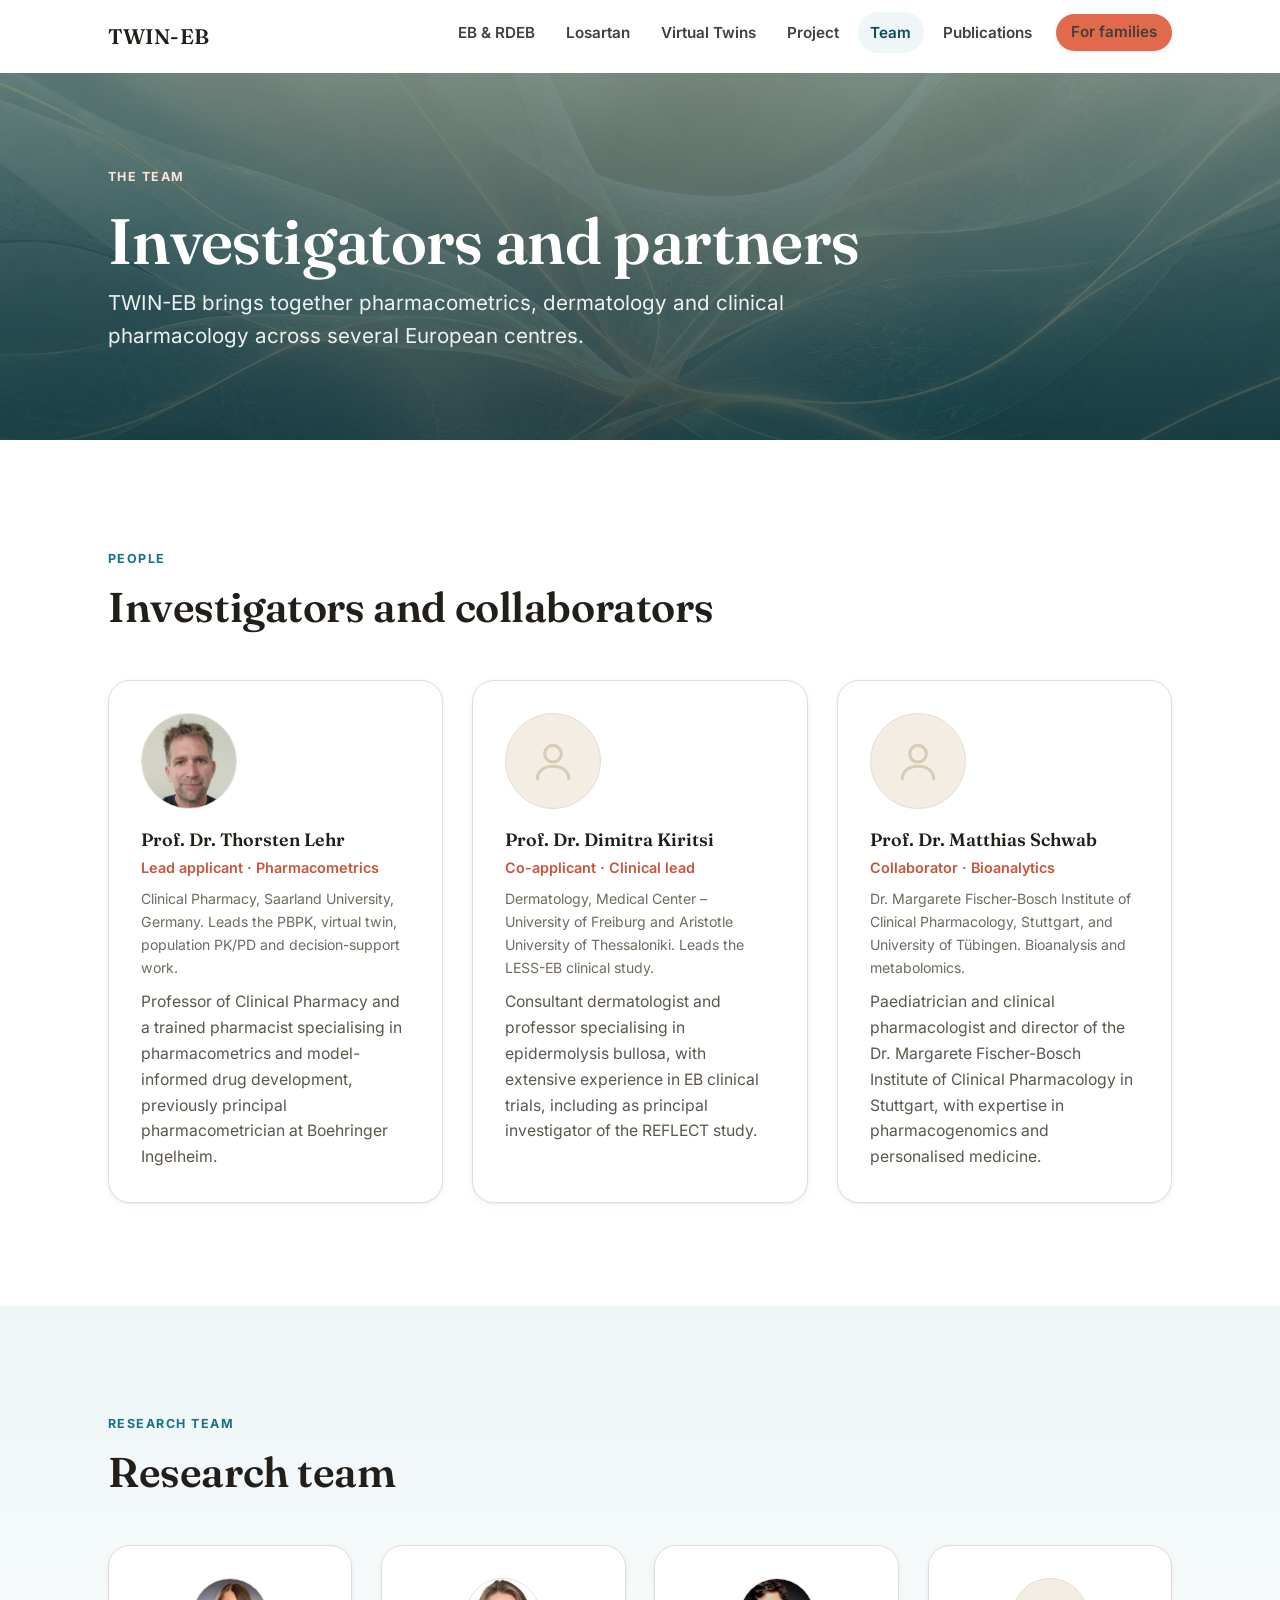
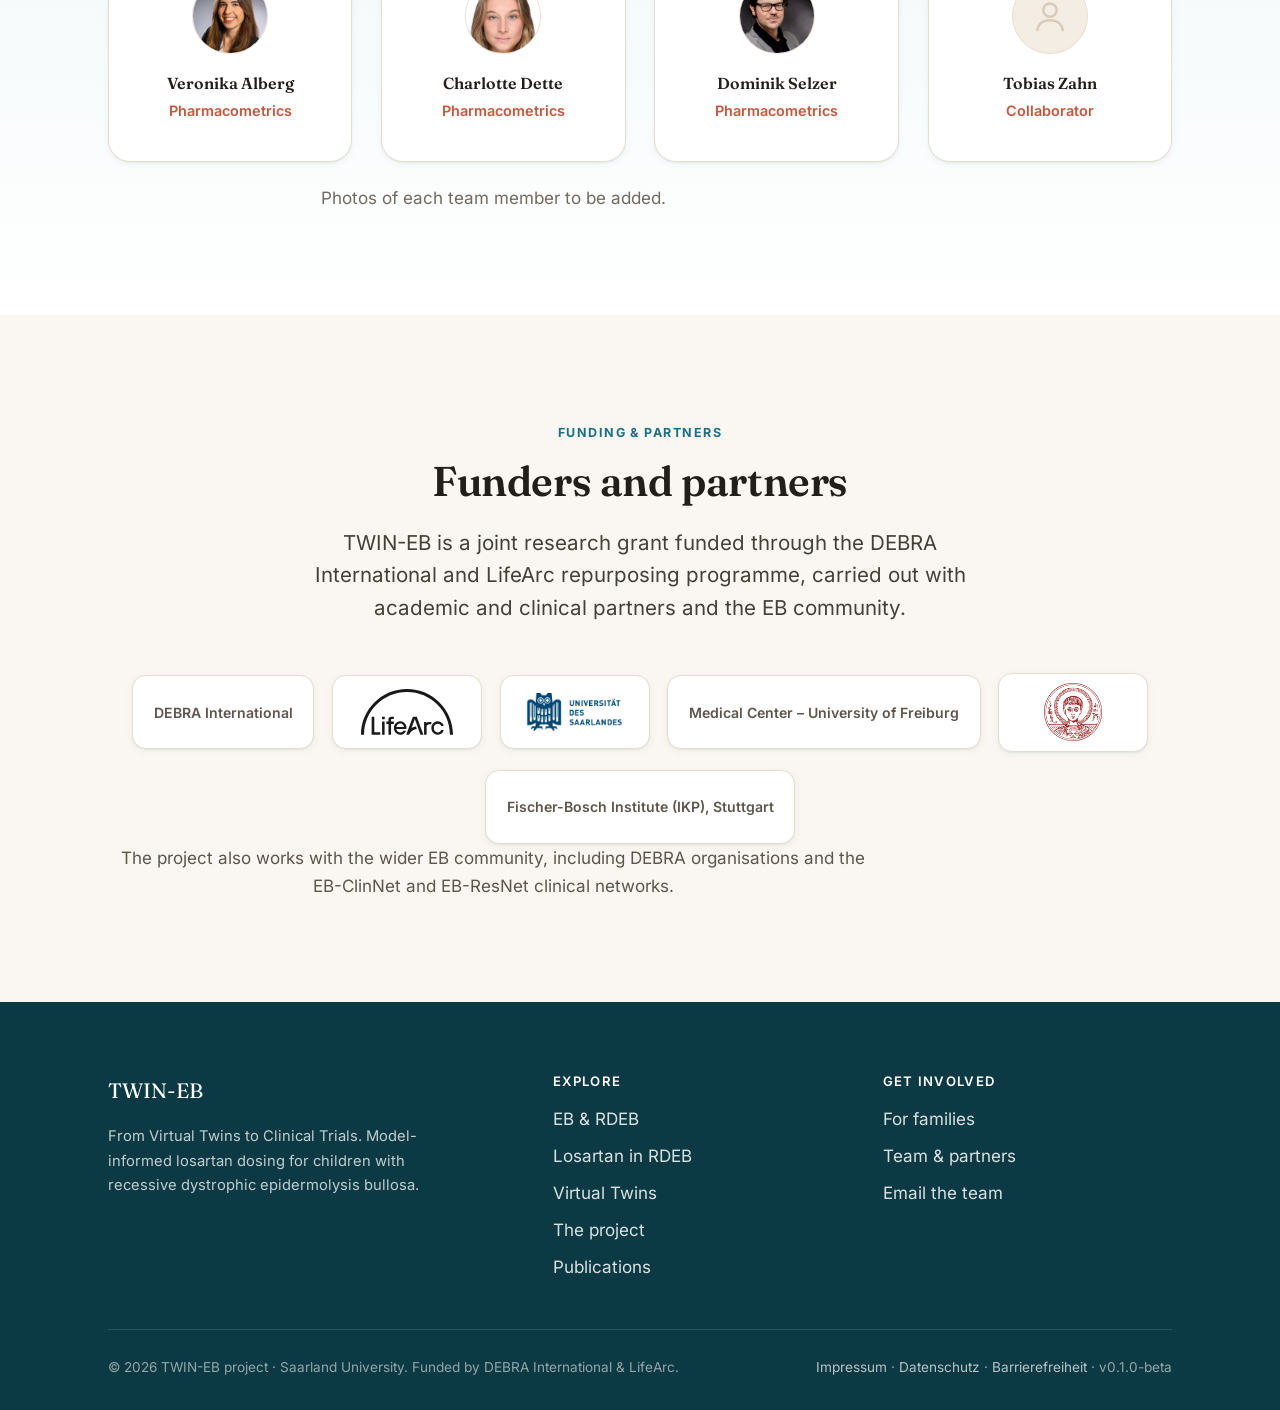
<file: docs/team.html>
<!doctype html>
<html lang="en">
<head>
<meta charset="utf-8">
<meta name="viewport" content="width=device-width, initial-scale=1">
<title>Team &amp; partners &middot; TWIN-EB</title>
<meta name="description" content="The investigators, collaborators, funders and partners behind TWIN-EB.">
<link rel="icon" href="data:image/svg+xml,%3Csvg xmlns='http://www.w3.org/2000/svg' viewBox='0 0 48 48'%3E%3Crect width='48' height='48' rx='12' fill='%23135c6c'/%3E%3Cg fill='none' stroke='white' stroke-width='2.4' stroke-linecap='round'%3E%3Ccircle cx='16' cy='18' r='3.4'/%3E%3Ccircle cx='31' cy='14' r='3.4'/%3E%3Ccircle cx='30' cy='31' r='3.4' stroke='%23e06a4b'/%3E%3Cline x1='18.6' y1='16.5' x2='28.4' y2='15.4'/%3E%3Cline x1='17.4' y1='21' x2='28.4' y2='29'/%3E%3Cline x1='31' y1='17.4' x2='30.2' y2='27.6'/%3E%3C/g%3E%3C/svg%3E">
<link rel="stylesheet" href="assets/css/fonts.css">
<link rel="stylesheet" href="assets/css/styles.css">
<script defer src="assets/js/site.js"></script>
</head>
<body data-page="team">
<a class="skip-link" href="#main">Skip to content</a>
<header id="site-nav" class="nav"></header>
<noscript><nav class="container" style="padding-block:1rem"><a href="index.html">Home</a> &middot; <a href="eb-rdeb.html">EB &amp; RDEB</a> &middot; <a href="losartan.html">Losartan</a> &middot; <a href="virtual-twins.html">Virtual Twins</a> &middot; <a href="project.html">Project</a> &middot; <a href="team.html">Team</a> &middot; <a href="publications.html">Publications</a> &middot; <a href="families.html">For families</a></nav></noscript>
<main id="main">
<section class="subhero subhero--photo" style="background-image:linear-gradient(180deg,rgba(12,58,68,.55) 0%,rgba(10,46,54,.8) 100%),url('assets/img/tile-team.jpg')">
  <div class="container subhero__inner">
    <p class="eyebrow">The team</p>
    <h1>Investigators and partners</h1>
    <p class="lead">TWIN-EB brings together pharmacometrics, dermatology and clinical pharmacology across several European centres.</p>
  </div>
</section>

<section class="section">
  <div class="container">
    <div class="section__head">
      <p class="eyebrow">People</p>
      <h2>Investigators and collaborators</h2>
    </div>
    <div class="grid grid--3">
      <article class="card person reveal">
        <div class="person__photo"><img src="assets/img/person-lehr.jpg" alt=""></div>
        <div class="person__name">Prof. Dr. Thorsten Lehr</div>
        <div class="person__role">Lead applicant &middot; Pharmacometrics</div>
        <div class="person__org">Clinical Pharmacy, Saarland University, Germany. Leads the PBPK, virtual twin, population PK/PD and decision-support work.</div>
        <p class="person__bio">Professor of Clinical Pharmacy and a trained pharmacist specialising in pharmacometrics and model-informed drug development, previously principal pharmacometrician at Boehringer Ingelheim.</p>
      </article>
      <article class="card person reveal">
        <div class="person__photo" aria-hidden="true"><svg viewBox="0 0 24 24" fill="none" stroke="currentColor" stroke-width="1.5" stroke-linecap="round"><circle cx="12" cy="8.5" r="4"/><path d="M4.5 20.5c0-3.6 3.2-6 7.5-6s7.5 2.4 7.5 6"/></svg></div>
        <div class="person__name">Prof. Dr. Dimitra Kiritsi</div>
        <div class="person__role">Co-applicant &middot; Clinical lead</div>
        <div class="person__org">Dermatology, Medical Center &ndash; University of Freiburg and Aristotle University of Thessaloniki. Leads the LESS-EB clinical study.</div>
        <p class="person__bio">Consultant dermatologist and professor specialising in epidermolysis bullosa, with extensive experience in EB clinical trials, including as principal investigator of the REFLECT study.</p>
      </article>
      <article class="card person reveal">
        <div class="person__photo" aria-hidden="true"><svg viewBox="0 0 24 24" fill="none" stroke="currentColor" stroke-width="1.5" stroke-linecap="round"><circle cx="12" cy="8.5" r="4"/><path d="M4.5 20.5c0-3.6 3.2-6 7.5-6s7.5 2.4 7.5 6"/></svg></div>
        <div class="person__name">Prof. Dr. Matthias Schwab</div>
        <div class="person__role">Collaborator &middot; Bioanalytics</div>
        <div class="person__org">Dr. Margarete Fischer-Bosch Institute of Clinical Pharmacology, Stuttgart, and University of T&uuml;bingen. Bioanalysis and metabolomics.</div>
        <p class="person__bio">Paediatrician and clinical pharmacologist and director of the Dr. Margarete Fischer-Bosch Institute of Clinical Pharmacology in Stuttgart, with expertise in pharmacogenomics and personalised medicine.</p>
      </article>
    </div>
  </div>
</section>

<section class="section section--tint">
  <div class="container">
    <div class="section__head">
      <p class="eyebrow">Research team</p>
      <h2>Research team</h2>
    </div>
    <div class="grid grid--4">
      <article class="card person person--sm reveal">
        <div class="person__photo"><img src="assets/img/person-alberg.jpg" alt=""></div>
        <div class="person__name">Veronika Alberg</div>
        <div class="person__role">Pharmacometrics</div>
      </article>
      <article class="card person person--sm reveal">
        <div class="person__photo"><img src="assets/img/person-dette.jpg" alt=""></div>
        <div class="person__name">Charlotte Dette</div>
        <div class="person__role">Pharmacometrics</div>
      </article>
      <article class="card person person--sm reveal">
        <div class="person__photo"><img src="assets/img/person-selzer.jpg" alt=""></div>
        <div class="person__name">Dominik Selzer</div>
        <div class="person__role">Pharmacometrics</div>
      </article>
      <article class="card person person--sm reveal">
        <div class="person__photo" aria-hidden="true"><svg viewBox="0 0 24 24" fill="none" stroke="currentColor" stroke-width="1.5" stroke-linecap="round"><circle cx="12" cy="8.5" r="4"/><path d="M4.5 20.5c0-3.6 3.2-6 7.5-6s7.5 2.4 7.5 6"/></svg></div>
        <div class="person__name">Tobias Zahn</div>
        <div class="person__role">Collaborator</div>
      </article>
    </div>
    <p class="text-center prose mb-0" style="margin-top:1.4rem;color:var(--muted)">Photos of each team member to be added.</p>
  </div>
</section>

<section class="section section--warm">
  <div class="container">
    <div class="section__head section__head--center">
      <p class="eyebrow">Funding &amp; partners</p>
      <h2>Funders and partners</h2>
      <p class="lead">TWIN-EB is a joint research grant funded through the DEBRA International and LifeArc repurposing programme, carried out with academic and clinical partners and the EB community.</p>
    </div>
    <div class="logo-grid reveal">
      <a class="logo" href="https://www.debra-international.org/" target="_blank" rel="noopener noreferrer">DEBRA International</a>
      <a class="logo logo--img" href="https://www.lifearc.org/" target="_blank" rel="noopener noreferrer"><img src="assets/img/logo-lifearc.svg" alt="LifeArc"></a>
      <a class="logo logo--img" href="https://www.uni-saarland.de/" target="_blank" rel="noopener noreferrer"><img src="assets/img/logo-uds.png" alt="Saarland University"></a>
      <a class="logo" href="https://www.uniklinik-freiburg.de/" target="_blank" rel="noopener noreferrer">Medical Center &ndash; University of Freiburg</a>
      <a class="logo logo--img logo--emblem" href="https://www.auth.gr/en/" target="_blank" rel="noopener noreferrer"><img src="assets/img/logo-auth.png" alt="Aristotle University of Thessaloniki"></a>
      <a class="logo" href="https://www.ikp.de/en" target="_blank" rel="noopener noreferrer">Fischer-Bosch Institute (IKP), Stuttgart</a>
    </div>
    <p class="text-center prose mb-0">The project also works with the wider EB community, including DEBRA organisations and the EB-ClinNet and EB-ResNet clinical networks.</p>
  </div>
</section>
</main>
<footer id="site-footer" class="footer"></footer>
</body>
</html>
</file>
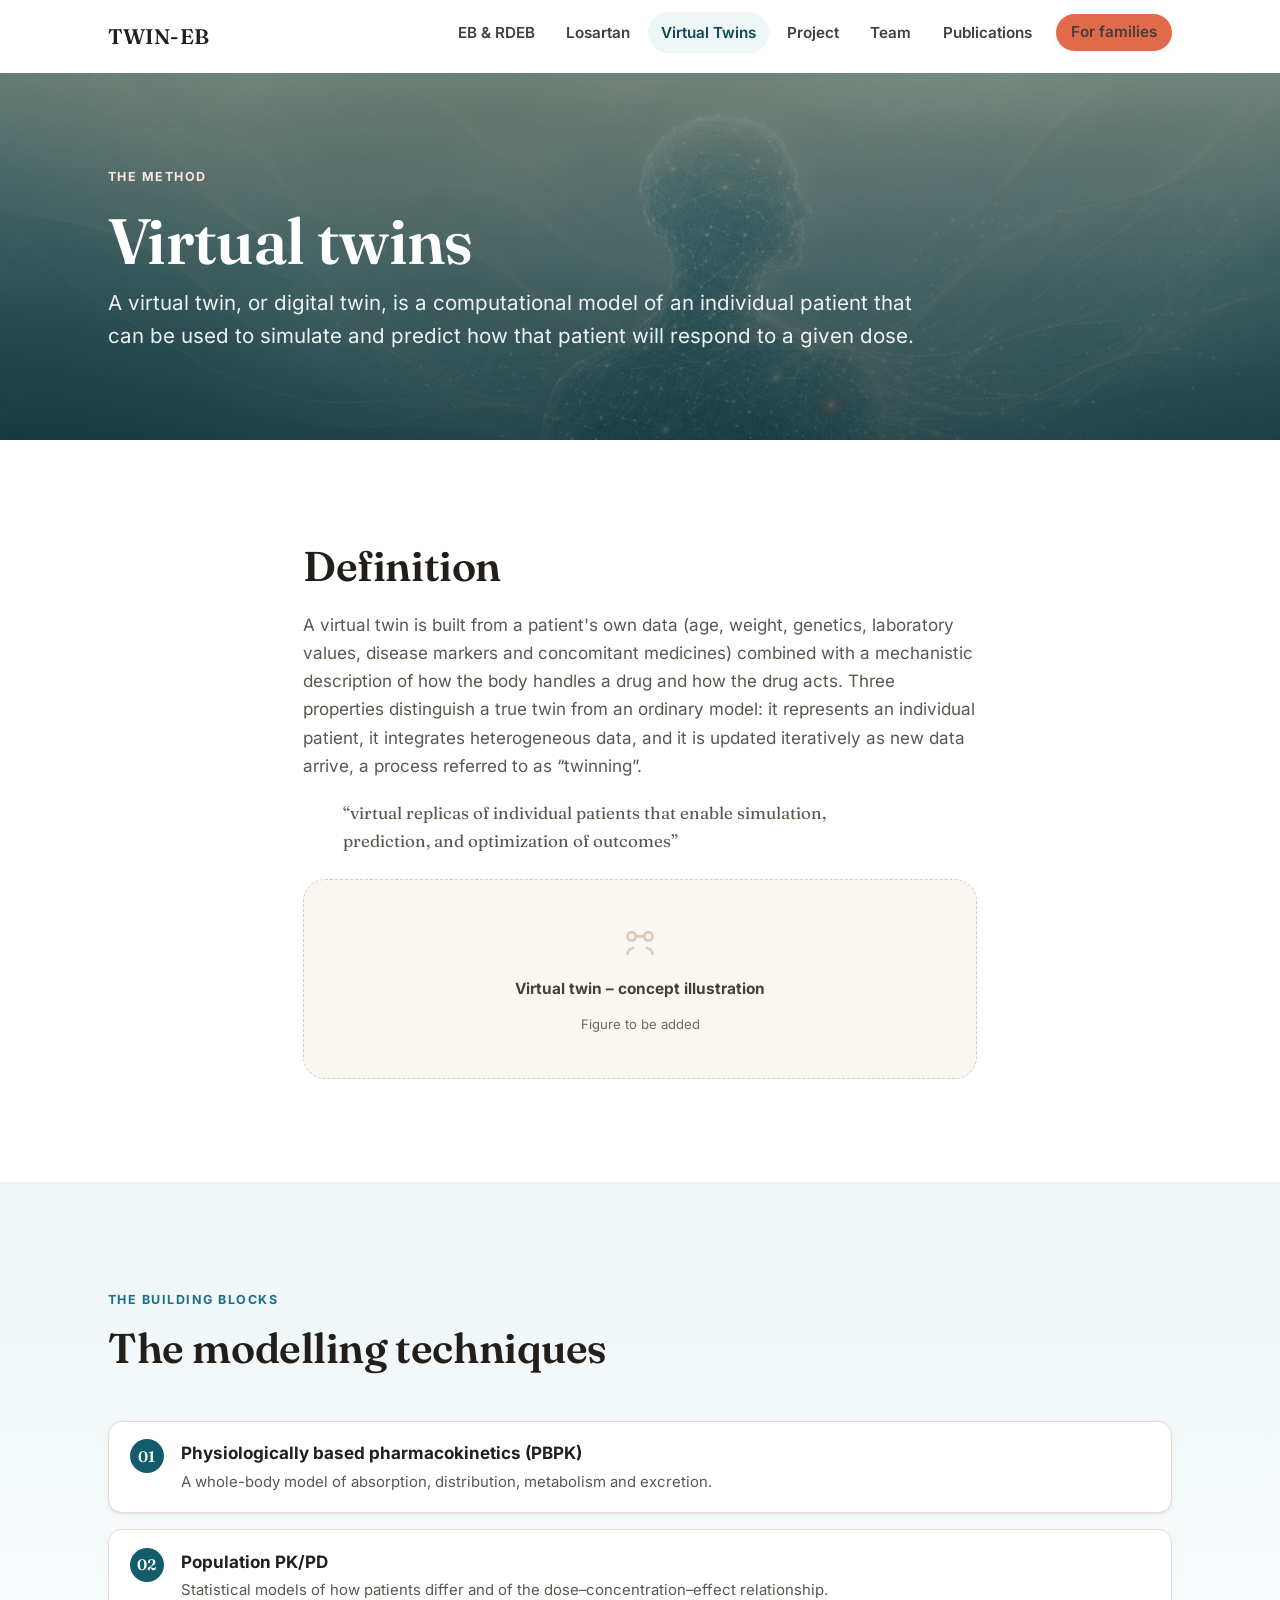
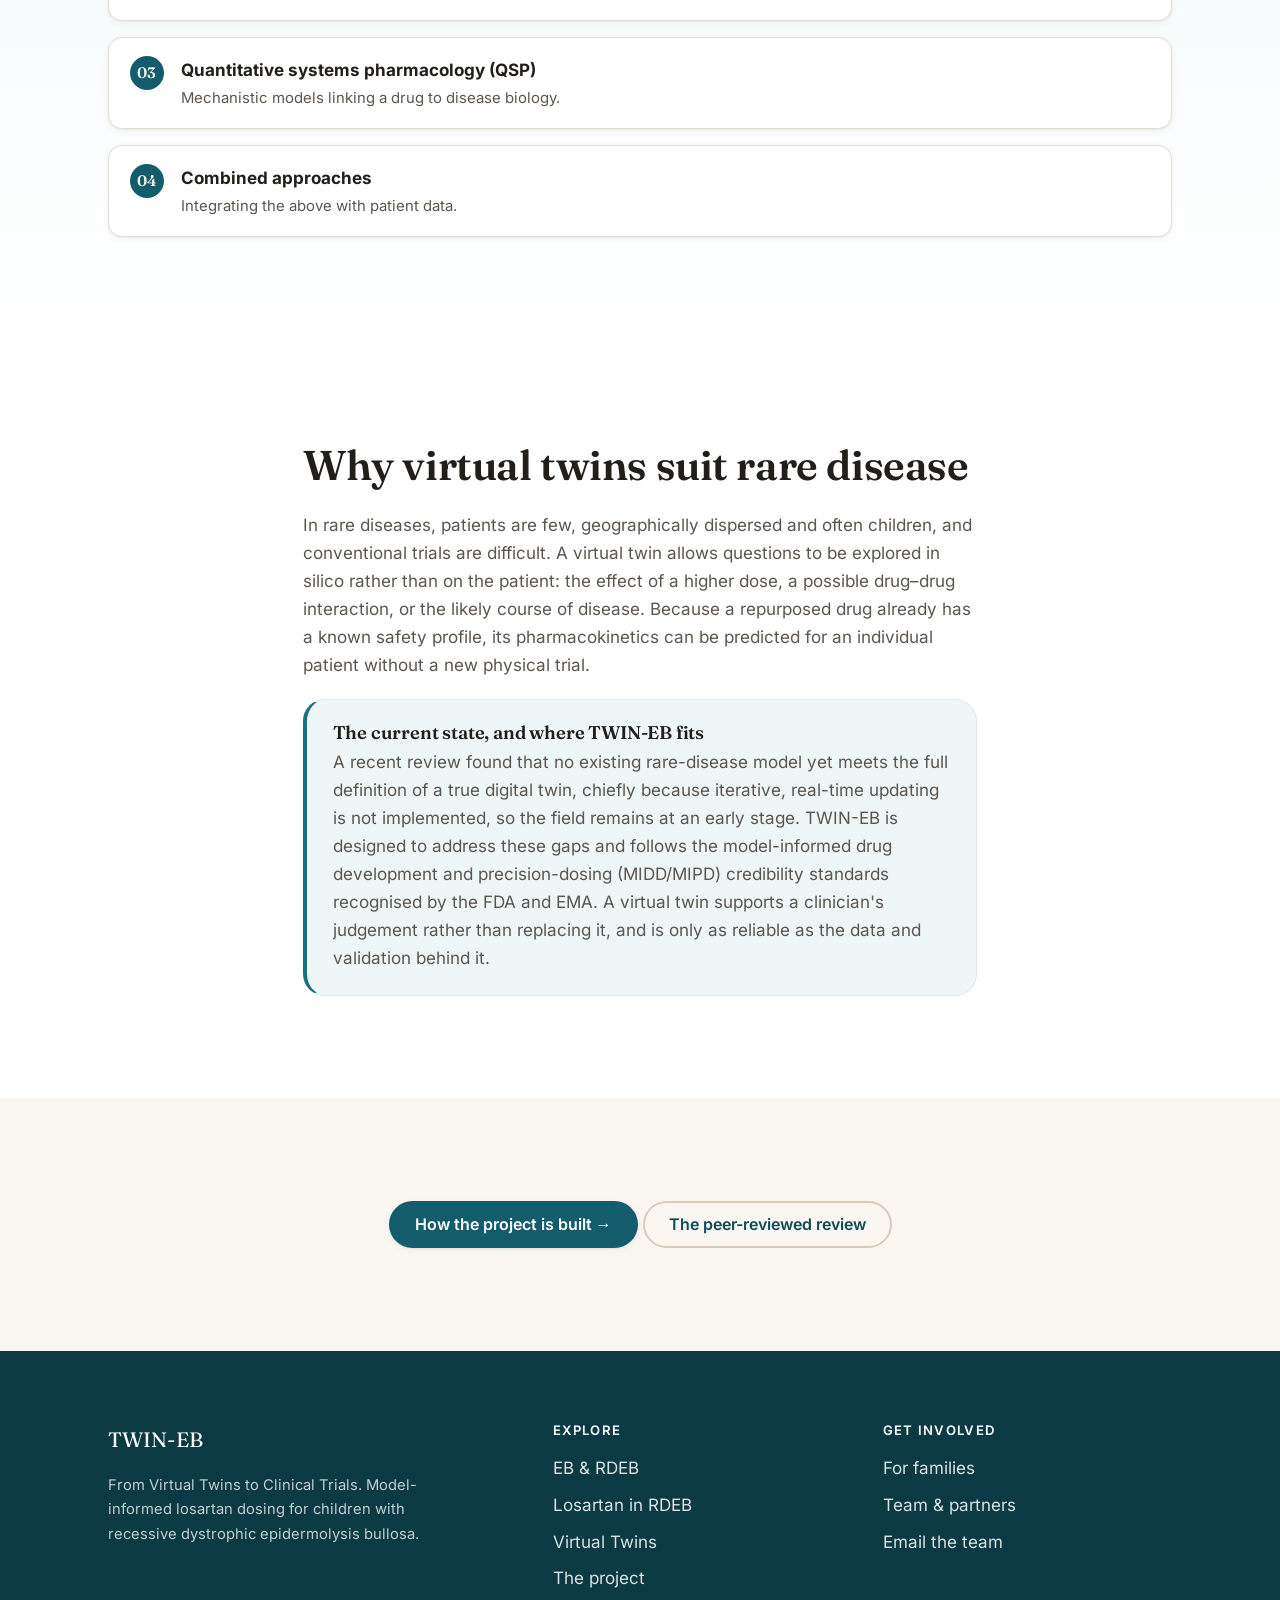
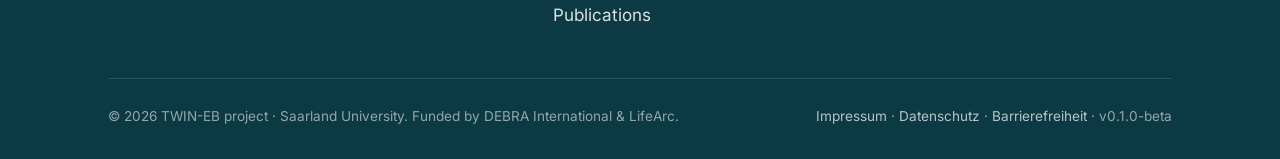
<file: docs/virtual-twins.html>
<!doctype html>
<html lang="en">
<head>
<meta charset="utf-8">
<meta name="viewport" content="width=device-width, initial-scale=1">
<title>Virtual Twins &middot; TWIN-EB</title>
<meta name="description" content="What a virtual (digital) twin is, the modelling techniques behind it, and why it suits dose individualisation in rare diseases such as RDEB.">
<link rel="icon" href="data:image/svg+xml,%3Csvg xmlns='http://www.w3.org/2000/svg' viewBox='0 0 48 48'%3E%3Crect width='48' height='48' rx='12' fill='%23135c6c'/%3E%3Cg fill='none' stroke='white' stroke-width='2.4' stroke-linecap='round'%3E%3Ccircle cx='16' cy='18' r='3.4'/%3E%3Ccircle cx='31' cy='14' r='3.4'/%3E%3Ccircle cx='30' cy='31' r='3.4' stroke='%23e06a4b'/%3E%3Cline x1='18.6' y1='16.5' x2='28.4' y2='15.4'/%3E%3Cline x1='17.4' y1='21' x2='28.4' y2='29'/%3E%3Cline x1='31' y1='17.4' x2='30.2' y2='27.6'/%3E%3C/g%3E%3C/svg%3E">
<link rel="stylesheet" href="assets/css/fonts.css">
<link rel="stylesheet" href="assets/css/styles.css">
<script defer src="assets/js/site.js"></script>
</head>
<body data-page="virtual-twins">
<a class="skip-link" href="#main">Skip to content</a>
<header id="site-nav" class="nav"></header>
<noscript><nav class="container" style="padding-block:1rem"><a href="index.html">Home</a> &middot; <a href="eb-rdeb.html">EB &amp; RDEB</a> &middot; <a href="losartan.html">Losartan</a> &middot; <a href="virtual-twins.html">Virtual Twins</a> &middot; <a href="project.html">Project</a> &middot; <a href="team.html">Team</a> &middot; <a href="publications.html">Publications</a> &middot; <a href="families.html">For families</a></nav></noscript>
<main id="main">
<section class="subhero subhero--photo" style="background-image:linear-gradient(180deg,rgba(12,58,68,.55) 0%,rgba(10,46,54,.8) 100%),url('assets/img/tile-virtual-twins.jpg')">
  <div class="container subhero__inner">
    <p class="eyebrow">The method</p>
    <h1>Virtual twins</h1>
    <p class="lead">A virtual twin, or digital twin, is a computational model of an individual patient that can be used to simulate and predict how that patient will respond to a given dose.</p>
  </div>
</section>

<section class="section">
  <div class="container container--narrow prose">
    <h2>Definition</h2>
    <p>A virtual twin is built from a patient's own data (age, weight, genetics, laboratory values, disease markers and concomitant medicines) combined with a mechanistic description of how the body handles a drug and how the drug acts. Three properties distinguish a true twin from an ordinary model: it represents an individual patient, it integrates heterogeneous data, and it is updated iteratively as new data arrive, a process referred to as &ldquo;twinning&rdquo;.</p>
    <blockquote class="reveal" style="font-family:var(--font-display);max-width:34rem">&ldquo;virtual replicas of individual patients that enable simulation, prediction, and optimization of outcomes&rdquo;</blockquote>
<div class="ph reveal" style="margin-top:1.5rem">
<svg viewBox="0 0 24 24" fill="none" stroke="currentColor" stroke-width="1.6" aria-hidden="true"><circle cx="7" cy="8" r="2.5"/><circle cx="17" cy="8" r="2.5"/><path d="M4.5 19c0-2.5 1.7-4 4-4M15.5 15c2.3 0 4 1.5 4 4"/><path d="M9.5 8h5"/></svg>
<div class="ph__label">Virtual twin &ndash; concept illustration</div>
<div class="ph__hint">Figure to be added</div>
</div>
  </div>
</section>

<section class="section section--tint">
  <div class="container">
    <div class="section__head">
      <p class="eyebrow">The building blocks</p>
      <h2>The modelling techniques</h2>
    </div>
    <div class="map">
      <div class="map__row reveal">
        <div class="map__n">01</div>
        <div>
          <div class="map__t">Physiologically based pharmacokinetics (PBPK)</div>
          <p class="map__d">A whole-body model of absorption, distribution, metabolism and excretion.</p>
        </div>
      </div>
      <div class="map__row reveal">
        <div class="map__n">02</div>
        <div>
          <div class="map__t">Population PK/PD</div>
          <p class="map__d">Statistical models of how patients differ and of the dose&ndash;concentration&ndash;effect relationship.</p>
        </div>
      </div>
      <div class="map__row reveal">
        <div class="map__n">03</div>
        <div>
          <div class="map__t">Quantitative systems pharmacology (QSP)</div>
          <p class="map__d">Mechanistic models linking a drug to disease biology.</p>
        </div>
      </div>
      <div class="map__row reveal">
        <div class="map__n">04</div>
        <div>
          <div class="map__t">Combined approaches</div>
          <p class="map__d">Integrating the above with patient data.</p>
        </div>
      </div>
    </div>
  </div>
</section>

<section class="section">
  <div class="container container--narrow prose">
    <h2>Why virtual twins suit rare disease</h2>
    <p>In rare diseases, patients are few, geographically dispersed and often children, and conventional trials are difficult. A virtual twin allows questions to be explored in silico rather than on the patient: the effect of a higher dose, a possible drug&ndash;drug interaction, or the likely course of disease. Because a repurposed drug already has a known safety profile, its pharmacokinetics can be predicted for an individual patient without a new physical trial.</p>
    <div class="callout reveal">
      <h3>The current state, and where TWIN-EB fits</h3>
      <p>A recent review found that no existing rare-disease model yet meets the full definition of a true digital twin, chiefly because iterative, real-time updating is not implemented, so the field remains at an early stage. TWIN-EB is designed to address these gaps and follows the model-informed drug development and precision-dosing (MIDD/MIPD) credibility standards recognised by the FDA and EMA. A virtual twin supports a clinician's judgement rather than replacing it, and is only as reliable as the data and validation behind it.</p>
    </div>
  </div>
</section>

<section class="section section--warm">
  <div class="container text-center">
    <a class="btn btn--primary" href="project.html">How the project is built &rarr;</a>
    <a class="btn btn--ghost" href="publications.html">The peer-reviewed review</a>
  </div>
</section>
</main>
<footer id="site-footer" class="footer"></footer>
</body>
</html>
</file>
<file: docs/assets/css/fonts.css>
/* TWIN-EB - self-hosted web fonts (no external requests).
   Fraunces and Inter, both SIL Open Font License 1.1 (see assets/fonts/OFL.txt).
   Generated from the Google Fonts CSS2 API; latin + latin-ext subsets only. */

/* latin-ext */
@font-face {
  font-family: 'Fraunces';
  font-style: normal;
  font-weight: 400;
  font-display: swap;
  src: url(../fonts/fraunces-latin-ext.woff2) format('woff2');
  unicode-range: U+0100-02BA, U+02BD-02C5, U+02C7-02CC, U+02CE-02D7, U+02DD-02FF, U+0304, U+0308, U+0329, U+1D00-1DBF, U+1E00-1E9F, U+1EF2-1EFF, U+2020, U+20A0-20AB, U+20AD-20C0, U+2113, U+2C60-2C7F, U+A720-A7FF;
}

/* latin */
@font-face {
  font-family: 'Fraunces';
  font-style: normal;
  font-weight: 400;
  font-display: swap;
  src: url(../fonts/fraunces-latin.woff2) format('woff2');
  unicode-range: U+0000-00FF, U+0131, U+0152-0153, U+02BB-02BC, U+02C6, U+02DA, U+02DC, U+0304, U+0308, U+0329, U+2000-206F, U+20AC, U+2122, U+2191, U+2193, U+2212, U+2215, U+FEFF, U+FFFD;
}

/* latin-ext */
@font-face {
  font-family: 'Fraunces';
  font-style: normal;
  font-weight: 500;
  font-display: swap;
  src: url(../fonts/fraunces-latin-ext.woff2) format('woff2');
  unicode-range: U+0100-02BA, U+02BD-02C5, U+02C7-02CC, U+02CE-02D7, U+02DD-02FF, U+0304, U+0308, U+0329, U+1D00-1DBF, U+1E00-1E9F, U+1EF2-1EFF, U+2020, U+20A0-20AB, U+20AD-20C0, U+2113, U+2C60-2C7F, U+A720-A7FF;
}

/* latin */
@font-face {
  font-family: 'Fraunces';
  font-style: normal;
  font-weight: 500;
  font-display: swap;
  src: url(../fonts/fraunces-latin.woff2) format('woff2');
  unicode-range: U+0000-00FF, U+0131, U+0152-0153, U+02BB-02BC, U+02C6, U+02DA, U+02DC, U+0304, U+0308, U+0329, U+2000-206F, U+20AC, U+2122, U+2191, U+2193, U+2212, U+2215, U+FEFF, U+FFFD;
}

/* latin-ext */
@font-face {
  font-family: 'Fraunces';
  font-style: normal;
  font-weight: 600;
  font-display: swap;
  src: url(../fonts/fraunces-latin-ext.woff2) format('woff2');
  unicode-range: U+0100-02BA, U+02BD-02C5, U+02C7-02CC, U+02CE-02D7, U+02DD-02FF, U+0304, U+0308, U+0329, U+1D00-1DBF, U+1E00-1E9F, U+1EF2-1EFF, U+2020, U+20A0-20AB, U+20AD-20C0, U+2113, U+2C60-2C7F, U+A720-A7FF;
}

/* latin */
@font-face {
  font-family: 'Fraunces';
  font-style: normal;
  font-weight: 600;
  font-display: swap;
  src: url(../fonts/fraunces-latin.woff2) format('woff2');
  unicode-range: U+0000-00FF, U+0131, U+0152-0153, U+02BB-02BC, U+02C6, U+02DA, U+02DC, U+0304, U+0308, U+0329, U+2000-206F, U+20AC, U+2122, U+2191, U+2193, U+2212, U+2215, U+FEFF, U+FFFD;
}

/* latin-ext */
@font-face {
  font-family: 'Inter';
  font-style: normal;
  font-weight: 400;
  font-display: swap;
  src: url(../fonts/inter-latin-ext.woff2) format('woff2');
  unicode-range: U+0100-02BA, U+02BD-02C5, U+02C7-02CC, U+02CE-02D7, U+02DD-02FF, U+0304, U+0308, U+0329, U+1D00-1DBF, U+1E00-1E9F, U+1EF2-1EFF, U+2020, U+20A0-20AB, U+20AD-20C0, U+2113, U+2C60-2C7F, U+A720-A7FF;
}

/* latin */
@font-face {
  font-family: 'Inter';
  font-style: normal;
  font-weight: 400;
  font-display: swap;
  src: url(../fonts/inter-latin.woff2) format('woff2');
  unicode-range: U+0000-00FF, U+0131, U+0152-0153, U+02BB-02BC, U+02C6, U+02DA, U+02DC, U+0304, U+0308, U+0329, U+2000-206F, U+20AC, U+2122, U+2191, U+2193, U+2212, U+2215, U+FEFF, U+FFFD;
}

/* latin-ext */
@font-face {
  font-family: 'Inter';
  font-style: normal;
  font-weight: 500;
  font-display: swap;
  src: url(../fonts/inter-latin-ext.woff2) format('woff2');
  unicode-range: U+0100-02BA, U+02BD-02C5, U+02C7-02CC, U+02CE-02D7, U+02DD-02FF, U+0304, U+0308, U+0329, U+1D00-1DBF, U+1E00-1E9F, U+1EF2-1EFF, U+2020, U+20A0-20AB, U+20AD-20C0, U+2113, U+2C60-2C7F, U+A720-A7FF;
}

/* latin */
@font-face {
  font-family: 'Inter';
  font-style: normal;
  font-weight: 500;
  font-display: swap;
  src: url(../fonts/inter-latin.woff2) format('woff2');
  unicode-range: U+0000-00FF, U+0131, U+0152-0153, U+02BB-02BC, U+02C6, U+02DA, U+02DC, U+0304, U+0308, U+0329, U+2000-206F, U+20AC, U+2122, U+2191, U+2193, U+2212, U+2215, U+FEFF, U+FFFD;
}

/* latin-ext */
@font-face {
  font-family: 'Inter';
  font-style: normal;
  font-weight: 600;
  font-display: swap;
  src: url(../fonts/inter-latin-ext.woff2) format('woff2');
  unicode-range: U+0100-02BA, U+02BD-02C5, U+02C7-02CC, U+02CE-02D7, U+02DD-02FF, U+0304, U+0308, U+0329, U+1D00-1DBF, U+1E00-1E9F, U+1EF2-1EFF, U+2020, U+20A0-20AB, U+20AD-20C0, U+2113, U+2C60-2C7F, U+A720-A7FF;
}

/* latin */
@font-face {
  font-family: 'Inter';
  font-style: normal;
  font-weight: 600;
  font-display: swap;
  src: url(../fonts/inter-latin.woff2) format('woff2');
  unicode-range: U+0000-00FF, U+0131, U+0152-0153, U+02BB-02BC, U+02C6, U+02DA, U+02DC, U+0304, U+0308, U+0329, U+2000-206F, U+20AC, U+2122, U+2191, U+2193, U+2212, U+2215, U+FEFF, U+FFFD;
}

/* latin-ext */
@font-face {
  font-family: 'Inter';
  font-style: normal;
  font-weight: 700;
  font-display: swap;
  src: url(../fonts/inter-latin-ext.woff2) format('woff2');
  unicode-range: U+0100-02BA, U+02BD-02C5, U+02C7-02CC, U+02CE-02D7, U+02DD-02FF, U+0304, U+0308, U+0329, U+1D00-1DBF, U+1E00-1E9F, U+1EF2-1EFF, U+2020, U+20A0-20AB, U+20AD-20C0, U+2113, U+2C60-2C7F, U+A720-A7FF;
}

/* latin */
@font-face {
  font-family: 'Inter';
  font-style: normal;
  font-weight: 700;
  font-display: swap;
  src: url(../fonts/inter-latin.woff2) format('woff2');
  unicode-range: U+0000-00FF, U+0131, U+0152-0153, U+02BB-02BC, U+02C6, U+02DA, U+02DC, U+0304, U+0308, U+0329, U+2000-206F, U+20AC, U+2122, U+2191, U+2193, U+2212, U+2215, U+FEFF, U+FFFD;
}
</file>
<file: docs/assets/css/styles.css>
/* =========================================================================
   LESS-EB — Losartan for Recessive Dystrophic Epidermolysis Bullosa
   Project website — design system & styles
   Palette: petrol-teal (trust / science) + warm coral (humanity / CTAs)
            + warm sand neutrals.  Direction: "serious & warm".
   ========================================================================= */

/* ------------------------------------------------------------------ Tokens */
:root {
  /* Brand — teal (primary) */
  --teal-900: #0c3a44;
  --teal-800: #0f4a57;
  --teal-700: #135c6c;   /* primary */
  --teal-600: #1a7186;
  --teal-500: #2b8ba1;
  --teal-100: #dcebef;
  --teal-50:  #eef6f8;

  /* Brand — coral (accent, recruitment CTAs) */
  --coral-700: #b0472f;
  --coral-600: #c9553a;
  --coral-500: #e06a4b;   /* accent */
  --coral-100: #fbe4dc;
  --coral-50:  #fdf1ec;

  /* Warm neutrals */
  --sand-50:  #faf7f2;
  --sand-100: #f3ede3;
  --sand-200: #e7ddcf;
  --sand-300: #d8ccb9;

  --ink-900: #221f1b;   /* headings */
  --ink-700: #443f38;
  --ink-600: #5c564d;   /* body */
  --ink-400: #706a60;   /* muted - darkened to meet WCAG AA (4.5:1) on white and on the sand backgrounds */

  --white: #ffffff;

  /* Semantic */
  --bg:            var(--white);
  --bg-warm:       var(--sand-50);
  --bg-teal:       var(--teal-700);
  --text:          var(--ink-600);
  --heading:       var(--ink-900);
  --muted:         var(--ink-400);
  --border:        var(--sand-200);
  --primary:       var(--teal-700);
  --primary-dark:  var(--teal-900);
  --accent:        var(--coral-500);
  --accent-dark:   var(--coral-700);

  /* Typography */
  --font-display: "Fraunces", Georgia, "Times New Roman", serif;
  --font-body: "Inter", -apple-system, BlinkMacSystemFont, "Segoe UI", Roboto, Helvetica, Arial, sans-serif;

  --fs-hero: clamp(2.4rem, 5.2vw, 4rem);
  --fs-h2:   clamp(1.8rem, 3.4vw, 2.6rem);
  --fs-h3:   clamp(1.25rem, 2vw, 1.5rem);
  --fs-lead: clamp(1.08rem, 1.6vw, 1.3rem);
  --fs-body: 1.0625rem;
  --fs-small: 0.9rem;

  /* Layout */
  --maxw: 1160px;
  --maxw-narrow: 760px;
  --gutter: clamp(1.25rem, 4vw, 3rem);
  --radius: 14px;
  --radius-lg: 22px;
  --radius-pill: 999px;

  --shadow-sm: 0 1px 2px rgba(12, 58, 68, .06), 0 2px 8px rgba(12, 58, 68, .05);
  --shadow-md: 0 6px 20px rgba(12, 58, 68, .09), 0 2px 6px rgba(12, 58, 68, .05);
  --shadow-lg: 0 20px 48px rgba(12, 58, 68, .14);

  --transition: 180ms cubic-bezier(.4, 0, .2, 1);
}

/* --------------------------------------------------------------- Base reset */
*, *::before, *::after { box-sizing: border-box; }

html { scroll-behavior: smooth; scroll-padding-top: 88px; -webkit-text-size-adjust: 100%; }

body {
  margin: 0;
  font-family: var(--font-body);
  font-size: var(--fs-body);
  line-height: 1.65;
  color: var(--text);
  background: var(--bg);
  -webkit-font-smoothing: antialiased;
  text-rendering: optimizeLegibility;
}

img, svg { max-width: 100%; display: block; height: auto; }

h1, h2, h3, h4 {
  font-family: var(--font-display);
  color: var(--heading);
  line-height: 1.15;
  font-weight: 600;
  letter-spacing: -0.01em;
  margin: 0 0 .5em;
}
h1 { font-size: var(--fs-hero); }
h2 { font-size: var(--fs-h2); }
h3 { font-size: var(--fs-h3); }

p { margin: 0 0 1.1em; }
p:last-child { margin-bottom: 0; }

a { color: var(--teal-700); text-decoration: none; transition: color var(--transition); }
a:hover { color: var(--coral-600); }

strong { color: var(--ink-700); font-weight: 650; }

ul, ol { margin: 0 0 1.1em; padding-left: 1.3em; }
li { margin-bottom: .45em; }

:focus-visible { outline: 3px solid var(--teal-500); outline-offset: 2px; border-radius: 4px; }

/* ------------------------------------------------------------------ Layout */
.container { width: 100%; max-width: var(--maxw); margin-inline: auto; padding-inline: var(--gutter); }
.container--narrow { max-width: var(--maxw-narrow); }

.section { padding-block: clamp(3.5rem, 8vw, 6.5rem); }
.section--warm { background: var(--bg-warm); }
.section--tint { background: linear-gradient(180deg, var(--teal-50), var(--white)); }

.section__head { max-width: 720px; margin-bottom: clamp(2rem, 4vw, 3rem); }
.section__head--center { margin-inline: auto; text-align: center; }

.eyebrow {
  display: inline-block;
  font-family: var(--font-body);
  font-weight: 700;
  font-size: .78rem;
  letter-spacing: .12em;
  text-transform: uppercase;
  color: var(--teal-600);
  margin-bottom: .9rem;
}
.eyebrow--accent { color: var(--coral-600); }

.lead { font-size: var(--fs-lead); color: var(--ink-700); line-height: 1.6; }

/* ------------------------------------------------------------------ Buttons */
.btn {
  display: inline-flex; align-items: center; gap: .55em;
  font-family: var(--font-body); font-weight: 600; font-size: 1rem;
  padding: .82em 1.5em; border-radius: var(--radius-pill);
  border: 2px solid transparent; cursor: pointer;
  transition: transform var(--transition), box-shadow var(--transition), background var(--transition), color var(--transition);
  text-align: center; line-height: 1.1;
}
.btn:hover { transform: translateY(-2px); }
.btn:active { transform: translateY(0); }

.btn--primary { background: var(--teal-700); color: #fff; box-shadow: var(--shadow-sm); }
.btn--primary:hover { background: var(--teal-800); color: #fff; box-shadow: var(--shadow-md); }

.btn--accent { background: var(--coral-500); color: #fff; box-shadow: var(--shadow-sm); }
.btn--accent:hover { background: var(--coral-600); color: #fff; box-shadow: var(--shadow-md); }

.btn--ghost { background: transparent; color: var(--teal-800); border-color: var(--sand-300); }
.btn--ghost:hover { border-color: var(--teal-700); color: var(--teal-800); background: var(--teal-50); }

.btn--light { background: rgba(255,255,255,.14); color: #fff; border-color: rgba(255,255,255,.4); }
.btn--light:hover { background: #fff; color: var(--teal-800); }

.btn__arrow { transition: transform var(--transition); }
.btn:hover .btn__arrow { transform: translateX(3px); }

/* --------------------------------------------------------------- Navigation */
.nav {
  position: sticky; top: 0; z-index: 100;
  background: rgba(255,255,255,.86);
  backdrop-filter: saturate(180%) blur(12px);
  -webkit-backdrop-filter: saturate(180%) blur(12px);
  border-bottom: 1px solid transparent;
  transition: border-color var(--transition), box-shadow var(--transition);
}
.nav.is-scrolled { border-bottom-color: var(--border); box-shadow: var(--shadow-sm); }
.nav__inner { display: flex; align-items: center; justify-content: space-between; gap: 1rem; min-height: 72px; }

.brand { display: flex; align-items: center; gap: .7rem; font-family: var(--font-display); font-weight: 600; font-size: 1.25rem; color: var(--ink-900); }
.brand:hover { color: var(--ink-900); }
.brand__mark { flex: none; width: 40px; height: 40px; }
.brand__sub { display: block; font-family: var(--font-body); font-size: .68rem; font-weight: 600; letter-spacing: .04em; color: var(--muted); text-transform: uppercase; margin-top: 2px; }

.nav__links { display: flex; align-items: center; gap: .35rem; list-style: none; margin: 0; padding: 0; }
.nav__links a {
  display: inline-block; padding: .5rem .8rem; border-radius: var(--radius-pill);
  color: var(--ink-700); font-weight: 550; font-size: .95rem;
}
.nav__links a:hover { color: var(--teal-800); background: var(--teal-50); }
.nav__cta { margin-left: .4rem; }

.nav__toggle {
  display: none; flex: none; width: 44px; height: 44px; border: none; background: transparent;
  cursor: pointer; border-radius: 10px; padding: 10px;
}
.nav__toggle span { display: block; height: 2px; background: var(--ink-900); border-radius: 2px; transition: transform var(--transition), opacity var(--transition); }
.nav__toggle span + span { margin-top: 5px; }
.nav__toggle[aria-expanded="true"] span:nth-child(1) { transform: translateY(7px) rotate(45deg); }
.nav__toggle[aria-expanded="true"] span:nth-child(2) { opacity: 0; }
.nav__toggle[aria-expanded="true"] span:nth-child(3) { transform: translateY(-7px) rotate(-45deg); }

/* ------------------------------------------------------------------- Hero */
.hero { position: relative; overflow: hidden; background: linear-gradient(165deg, var(--teal-50) 0%, var(--sand-50) 55%, var(--coral-50) 100%); }
.hero::before {
  content: ""; position: absolute; inset: 0; z-index: 0; opacity: .5;
  background:
    radial-gradient(40% 55% at 82% 8%, rgba(224,106,75,.14), transparent 70%),
    radial-gradient(45% 60% at 12% 92%, rgba(19,92,108,.12), transparent 70%);
}
.hero__inner { position: relative; z-index: 1; display: grid; grid-template-columns: 1.05fr .95fr; gap: clamp(2rem, 5vw, 4rem); align-items: center; padding-block: clamp(3rem, 7vw, 5.5rem); }
.hero__badge {
  display: inline-flex; align-items: center; gap: .5rem; margin-bottom: 1.4rem;
  background: rgba(255,255,255,.7); border: 1px solid var(--sand-200);
  padding: .4rem .9rem; border-radius: var(--radius-pill);
  font-size: .82rem; font-weight: 600; color: var(--teal-800);
}
.hero__badge .dot { width: 8px; height: 8px; border-radius: 50%; background: var(--coral-500); box-shadow: 0 0 0 4px var(--coral-100); }
.hero h1 { margin-bottom: 1rem; }
.hero h1 .accent { color: var(--teal-700); font-style: italic; }
.hero__lead { font-size: var(--fs-lead); color: var(--ink-700); max-width: 34ch; }
.hero__actions { display: flex; flex-wrap: wrap; gap: .8rem; margin-top: 1.8rem; }
.hero__meta { display: flex; flex-wrap: wrap; gap: 1.4rem 2rem; margin-top: 2.4rem; padding-top: 1.6rem; border-top: 1px solid var(--sand-200); }
.hero__meta-item .n { font-family: var(--font-display); font-size: 1.6rem; font-weight: 600; color: var(--teal-800); line-height: 1; }
.hero__meta-item .l { font-size: .85rem; color: var(--muted); margin-top: .3rem; }

.hero__figure { position: relative; }
.hero__card {
  background: rgba(255,255,255,.72); border: 1px solid rgba(255,255,255,.9);
  border-radius: var(--radius-lg); padding: clamp(1.4rem, 3vw, 2.2rem);
  box-shadow: var(--shadow-lg); backdrop-filter: blur(6px);
}

/* Simple "virtual twin → dosing" illustrative flow used in the hero card */
.flow { display: grid; gap: .8rem; }
.flow__step { display: flex; align-items: center; gap: .9rem; padding: .85rem 1rem; background: var(--white); border: 1px solid var(--border); border-radius: var(--radius); box-shadow: var(--shadow-sm); }
.flow__ico { flex: none; width: 42px; height: 42px; display: grid; place-items: center; border-radius: 12px; background: var(--teal-50); color: var(--teal-700); }
.flow__ico svg { width: 22px; height: 22px; }
.flow__step:nth-child(4) .flow__ico { background: var(--coral-50); color: var(--coral-600); }
.flow__t { font-weight: 650; color: var(--ink-900); font-size: .98rem; }
.flow__d { font-size: .82rem; color: var(--muted); }
.flow__arrow { display: grid; place-items: center; color: var(--sand-300); margin: -.4rem 0; }

/* ---------------------------------------------------------- Generic grids */
.grid { display: grid; gap: clamp(1.1rem, 2.4vw, 1.8rem); }
.grid--2 { grid-template-columns: repeat(2, 1fr); }
.grid--3 { grid-template-columns: repeat(3, 1fr); }
.grid--4 { grid-template-columns: repeat(4, 1fr); }

/* ------------------------------------------------------------------- Cards */
.card {
  background: var(--white); border: 1px solid var(--border);
  border-radius: var(--radius-lg); padding: clamp(1.4rem, 3vw, 2rem);
  box-shadow: var(--shadow-sm); transition: transform var(--transition), box-shadow var(--transition), border-color var(--transition);
}
.card--hover:hover { transform: translateY(-4px); box-shadow: var(--shadow-md); border-color: var(--teal-100); }
.card__ico { width: 52px; height: 52px; display: grid; place-items: center; border-radius: 14px; background: var(--teal-50); color: var(--teal-700); margin-bottom: 1.1rem; }
.card__ico svg { width: 26px; height: 26px; }
.card__ico--accent { background: var(--coral-50); color: var(--coral-600); }
.card h3 { margin-bottom: .5rem; }
.card p { font-size: .98rem; }

/* Numbered approach / work-package cards */
.wp { position: relative; }
.wp__num {
  font-family: var(--font-display); font-size: 1rem; font-weight: 600;
  width: 40px; height: 40px; display: grid; place-items: center; border-radius: 50%;
  background: var(--teal-700); color: #fff; margin-bottom: 1rem;
}
.wp__tag { display: inline-block; font-size: .74rem; font-weight: 700; letter-spacing: .06em; text-transform: uppercase; color: var(--teal-600); background: var(--teal-50); padding: .25rem .6rem; border-radius: var(--radius-pill); margin-bottom: .8rem; }

/* ------------------------------------------------------- Split feature rows */
.split { display: grid; grid-template-columns: 1fr 1fr; gap: clamp(2rem, 5vw, 4rem); align-items: center; }
.split--reverse .split__media { order: 2; }
.split__media { background: var(--sand-50); border: 1px solid var(--border); border-radius: var(--radius-lg); padding: 2rem; box-shadow: var(--shadow-sm); }

.checklist { list-style: none; padding: 0; margin: 1.2rem 0 0; }
.checklist li { position: relative; padding-left: 2rem; margin-bottom: .9rem; }
.checklist li::before {
  content: ""; position: absolute; left: 0; top: .15em; width: 1.35rem; height: 1.35rem;
  background: var(--teal-50); border-radius: 50%;
  background-image: url("data:image/svg+xml,%3Csvg xmlns='http://www.w3.org/2000/svg' width='14' height='14' viewBox='0 0 24 24' fill='none' stroke='%23135c6c' stroke-width='3' stroke-linecap='round' stroke-linejoin='round'%3E%3Cpolyline points='20 6 9 17 4 12'/%3E%3C/svg%3E");
  background-repeat: no-repeat; background-position: center;
}

/* --------------------------------------------------------------- Timeline */
.timeline { position: relative; margin-top: 2rem; }
.timeline::before { content: ""; position: absolute; left: 19px; top: 8px; bottom: 8px; width: 2px; background: linear-gradient(var(--teal-200, var(--teal-100)), var(--sand-200)); }
.timeline__item { position: relative; padding-left: 3.5rem; padding-bottom: 2rem; }
.timeline__item:last-child { padding-bottom: 0; }
.timeline__dot { position: absolute; left: 8px; top: 2px; width: 24px; height: 24px; border-radius: 50%; background: var(--white); border: 3px solid var(--teal-600); box-shadow: 0 0 0 4px var(--teal-50); }
.timeline__when { font-size: .82rem; font-weight: 700; letter-spacing: .04em; text-transform: uppercase; color: var(--coral-600); }
.timeline__item h3 { font-size: 1.2rem; margin: .2rem 0 .4rem; }

/* ------------------------------------------------------------------- Team */
.person { text-align: left; }
.person__avatar {
  width: 84px; height: 84px; border-radius: 50%; margin-bottom: 1rem;
  background: linear-gradient(135deg, var(--teal-100), var(--coral-100));
  display: grid; place-items: center; font-family: var(--font-display);
  font-size: 1.7rem; font-weight: 600; color: var(--teal-800);
  border: 1px solid var(--white); box-shadow: var(--shadow-sm);
}
.person__name { font-family: var(--font-display); font-weight: 600; font-size: 1.12rem; color: var(--ink-900); margin: 0; }
.person__role { color: var(--coral-600); font-weight: 600; font-size: .9rem; margin: .15rem 0 .4rem; }
.person__org { color: var(--muted); font-size: .88rem; }

/* --------------------------------------------------- Recruitment / CTA band */
.cta-band { position: relative; overflow: hidden; background: linear-gradient(140deg, var(--teal-800), var(--teal-700) 60%, var(--teal-600)); color: #fff; border-radius: var(--radius-lg); padding: clamp(2.2rem, 5vw, 3.6rem); box-shadow: var(--shadow-lg); }
.cta-band::after { content: ""; position: absolute; right: -60px; top: -60px; width: 300px; height: 300px; border-radius: 50%; background: radial-gradient(circle, rgba(224,106,75,.4), transparent 70%); }
.cta-band > * { position: relative; z-index: 1; }
.cta-band h2 { color: #fff; }
.cta-band p { color: rgba(255,255,255,.86); }
.cta-band .lead { color: rgba(255,255,255,.92); }

.recruit-note { display: flex; gap: .7rem; align-items: flex-start; background: var(--coral-50); border: 1px solid var(--coral-100); border-left: 4px solid var(--coral-500); border-radius: var(--radius); padding: 1.1rem 1.3rem; margin-top: 1.5rem; }
.recruit-note svg { flex: none; color: var(--coral-600); margin-top: 2px; }
.recruit-note p { font-size: .95rem; margin: 0; }

/* ------------------------------------------------------------- Fact / stat */
.stat-row { display: grid; grid-template-columns: repeat(3, 1fr); gap: 1.5rem; }
.stat { text-align: center; padding: 1.5rem 1rem; background: var(--white); border: 1px solid var(--border); border-radius: var(--radius-lg); box-shadow: var(--shadow-sm); }
.stat .n { font-family: var(--font-display); font-size: clamp(2rem, 4vw, 2.8rem); font-weight: 600; color: var(--teal-700); line-height: 1; }
.stat .l { color: var(--ink-600); font-size: .95rem; margin-top: .5rem; }

/* ------------------------------------------------------------- Partners */
.partners { display: flex; flex-wrap: wrap; align-items: center; justify-content: center; gap: 1rem 2.5rem; }
.partner {
  display: flex; align-items: center; gap: .7rem; padding: .9rem 1.4rem;
  background: var(--white); border: 1px solid var(--border); border-radius: var(--radius);
  font-weight: 600; color: var(--ink-700); box-shadow: var(--shadow-sm);
}
.partner__dot { width: 10px; height: 10px; border-radius: 3px; background: var(--teal-600); }

/* ------------------------------------------------------------------ Footer */
.footer { background: var(--teal-900); color: rgba(255,255,255,.75); padding-block: clamp(3rem, 6vw, 4.5rem) 2rem; }
.footer a { color: rgba(255,255,255,.85); }
.footer a:hover { color: var(--coral-500); }
.footer__grid { display: grid; grid-template-columns: 1.4fr 1fr 1fr; gap: 2.5rem; padding-bottom: 2.5rem; border-bottom: 1px solid rgba(255,255,255,.12); }
.footer__brand { display: flex; align-items: center; gap: .7rem; font-family: var(--font-display); font-size: 1.3rem; color: #fff; margin-bottom: 1rem; }
.footer h4 { color: #fff; font-family: var(--font-body); font-size: .82rem; letter-spacing: .1em; text-transform: uppercase; margin-bottom: 1rem; }
.footer ul { list-style: none; padding: 0; margin: 0; }
.footer li { margin-bottom: .55rem; }
.footer__bottom { display: flex; flex-wrap: wrap; justify-content: space-between; gap: 1rem; padding-top: 1.6rem; font-size: .85rem; color: rgba(255,255,255,.55); }
.footer__bottom a { color: rgba(255,255,255,.7); }

/* ------------------------------------------------------------- Utilities */
.text-center { text-align: center; }
.mt-0 { margin-top: 0; } .mb-0 { margin-bottom: 0; }
.stack > * + * { margin-top: 1rem; }
.pill { display: inline-block; padding: .3rem .8rem; border-radius: var(--radius-pill); font-size: .8rem; font-weight: 600; background: var(--teal-50); color: var(--teal-700); }
.divider { height: 1px; background: var(--border); border: 0; margin-block: 0; }
.visually-hidden { position: absolute; width: 1px; height: 1px; padding: 0; margin: -1px; overflow: hidden; clip: rect(0,0,0,0); border: 0; }

/* Reveal-on-scroll (progressive enhancement; visible by default if no JS) */
.reveal { opacity: 0; transform: translateY(18px); transition: opacity .6s ease, transform .6s ease; }
.reveal.is-visible { opacity: 1; transform: none; }
@media (prefers-reduced-motion: reduce) {
  .reveal { opacity: 1; transform: none; transition: none; }
  html { scroll-behavior: auto; }
}

/* ---------------------------------------------------------- Responsive */
@media (max-width: 940px) {
  .hero__inner { grid-template-columns: 1fr; }
  .hero__figure { order: -1; max-width: 460px; }
  .split, .split--reverse { grid-template-columns: 1fr; }
  .split--reverse .split__media { order: 0; }
  .grid--4 { grid-template-columns: repeat(2, 1fr); }
  .footer__grid { grid-template-columns: 1fr 1fr; }
}

@media (max-width: 720px) {
  .nav__links {
    position: fixed; inset: 72px 0 auto 0; flex-direction: column; align-items: stretch;
    gap: .2rem; background: var(--white); border-bottom: 1px solid var(--border);
    padding: 1rem var(--gutter) 1.5rem; box-shadow: var(--shadow-lg);
    transform: translateY(-120%); transition: transform var(--transition); z-index: -1;
  }
  .nav__links.is-open { transform: translateY(0); }
  .nav__links a { padding: .8rem 1rem; border-radius: 10px; }
  .nav__cta { margin: .5rem 0 0; }
  .nav__toggle { display: block; }
  .grid--2, .grid--3, .grid--4 { grid-template-columns: 1fr; }
  .stat-row { grid-template-columns: 1fr; }
  .footer__grid { grid-template-columns: 1fr; gap: 2rem; }
}

/* ===================================================================
   Multi-page additions (v0.1.0-alpha restructure)
   =================================================================== */

/* Skip link (a11y) */
.skip-link { position: absolute; left: -999px; top: 0; z-index: 200; background: var(--teal-700); color: #fff; padding: .7rem 1.1rem; border-radius: 0 0 10px 0; font-weight: 600; }
.skip-link:focus { left: 0; color: #fff; }

/* Injected nav: reserve height so there is no layout shift before JS runs */
.nav { min-height: 72px; }

/* Active nav link */
.nav__links a.is-active { color: var(--teal-800); background: var(--teal-50); }

/* noscript fallback nav */
noscript nav { display: block; border-bottom: 1px solid var(--border); font-size: .92rem; color: var(--ink-600); }
noscript nav a { font-weight: 600; }

/* -------------------------------------------------- Sub-page header */
.subhero { background: linear-gradient(165deg, var(--teal-50), var(--sand-50) 72%); border-bottom: 1px solid var(--border); }
.subhero__inner { padding-block: clamp(2.5rem, 6vw, 4.5rem); }
.subhero .eyebrow { margin-bottom: 1rem; }
.subhero h1 { max-width: 18ch; margin-bottom: .6rem; }
.subhero .lead { max-width: 62ch; }

/* -------------------------------------------------- Hub link-cards */
a.card-link { display: flex; flex-direction: column; text-decoration: none; color: inherit; }
a.card-link:hover { color: inherit; }
.card-link .card__go { margin-top: auto; padding-top: 1.1rem; color: var(--teal-700); font-weight: 650; font-size: .95rem; display: inline-flex; gap: .4em; align-items: center; }
.card-link:hover .card__go { color: var(--coral-600); }
.card-link:hover .card__go span { transform: translateX(3px); }
.card__go span { transition: transform var(--transition); }

/* -------------------------------------------------- Badges */
.badge { display: inline-flex; align-items: center; gap: .4em; font-size: .74rem; font-weight: 700; letter-spacing: .04em; text-transform: uppercase; padding: .32rem .7rem; border-radius: var(--radius-pill); }
.badge--oa  { background: #e4f3ea; color: #1f7a4d; }
.badge--doi { background: var(--teal-50); color: var(--teal-700); }

/* -------------------------------------------------- Publications */
.pub { border-left: 4px solid var(--teal-600); }
.pub h3 { margin-bottom: .5rem; }
.pub__authors { color: var(--ink-700); font-size: .98rem; margin-bottom: .2rem; }
.pub__journal { color: var(--muted); font-size: .92rem; font-style: italic; }
.pub__badges { display: flex; flex-wrap: wrap; gap: .5rem; margin-top: 1rem; }

/* -------------------------------------------------- Figure + attribution */
.figure { background: var(--sand-50); border: 1px solid var(--border); border-radius: var(--radius-lg); padding: clamp(1.2rem, 3vw, 2rem); }
.figure__cap { font-size: .9rem; color: var(--ink-600); margin-top: 1rem; }
.attribution { font-size: .78rem; color: var(--muted); margin-top: .6rem; }

/* -------------------------------------------------- Callout / credibility */
.callout { background: var(--teal-50); border: 1px solid var(--teal-100); border-left: 4px solid var(--teal-600); border-radius: var(--radius-lg); padding: 1.4rem 1.6rem; }
.callout svg { flex: none; color: var(--teal-700); margin-top: 3px; }
.callout h3 { margin-bottom: .3rem; font-size: 1.15rem; }
.callout p:last-child { margin-bottom: 0; }
.callout--accent { background: var(--coral-50); border-color: var(--coral-100); }
.callout--accent svg { color: var(--coral-600); }

/* -------------------------------------------------- Building-block map */
.map { display: grid; gap: 1rem; margin-top: 1.5rem; }
.map__row { display: grid; grid-template-columns: auto 1fr; gap: 1.1rem; align-items: start; background: var(--white); border: 1px solid var(--border); border-radius: var(--radius); padding: 1.1rem 1.3rem; box-shadow: var(--shadow-sm); }
.map__n { width: 34px; height: 34px; flex: none; display: grid; place-items: center; border-radius: 50%; background: var(--teal-700); color: #fff; font-family: var(--font-display); font-weight: 600; font-size: .95rem; }
.map__t { font-weight: 650; color: var(--ink-900); }
.map__d { font-size: .93rem; color: var(--ink-600); margin-top: .15rem; }

/* -------------------------------------------------- Prose helper */
.prose { max-width: 70ch; }
.prose p { margin-bottom: 1.15em; }

/* Warm variant for a flow step icon (used on the home hero card) */
.flow__step--warm .flow__ico { background: var(--coral-50); color: var(--coral-600); }

/* ===================================================================
   Sober landing + wordmark (redesign)
   =================================================================== */
.brand--wordmark { font-size: 1.32rem; letter-spacing: .005em; }

.lede { padding-block: clamp(2.8rem, 7vw, 5rem); }
.lede__title { font-size: clamp(2.1rem, 4.6vw, 3.3rem); letter-spacing: -0.02em; max-width: 16ch; margin-bottom: .55rem; }
.lede__subtitle { font-family: var(--font-display); font-weight: 400; font-size: clamp(1.12rem, 2vw, 1.45rem); color: var(--ink-700); max-width: 48ch; line-height: 1.35; margin: 0 0 1.6rem; }
.lede__abstract { max-width: 64ch; }

.meta-strip { display: flex; flex-wrap: wrap; gap: 1.3rem 2.6rem; margin-top: 2rem; padding-top: 1.6rem; border-top: 1px solid var(--border); }
.meta-strip div { display: flex; flex-direction: column; gap: .25rem; }
.meta-strip .k { font-size: .72rem; letter-spacing: .09em; text-transform: uppercase; color: var(--muted); }
.meta-strip .v { font-weight: 600; color: var(--ink-900); font-size: .98rem; }

/* Academic-style contents / section index */
.linklist { margin-top: 1rem; border-top: 1px solid var(--border); }
.linklist a { display: flex; justify-content: space-between; align-items: baseline; gap: 1.5rem; padding: 1.15rem .25rem; border-bottom: 1px solid var(--border); color: var(--ink-900); transition: color var(--transition), padding-left var(--transition); }
.linklist a:hover { color: var(--teal-700); padding-left: .6rem; }
.linklist .t { font-family: var(--font-display); font-size: 1.12rem; font-weight: 600; display: flex; align-items: baseline; gap: .7rem; }
.linklist .t .num { font-size: .8rem; color: var(--teal-600); font-family: var(--font-body); font-weight: 700; }
.linklist .d { color: var(--muted); font-size: .92rem; text-align: right; max-width: 42ch; }

@media (max-width: 640px) {
  .linklist a { flex-direction: column; gap: .25rem; }
  .linklist .d { text-align: left; max-width: none; }
}

/* ===================================================================
   Review round: placeholders, logos, bios, changelog
   =================================================================== */

/* Image / graphic placeholders (figures & photos to be supplied) */
.ph { display: grid; place-items: center; text-align: center; gap: .45rem; min-height: 200px; padding: clamp(1.5rem, 4vw, 2.5rem); background: var(--sand-50); border: 1px dashed var(--sand-300); border-radius: var(--radius-lg); color: var(--ink-600); }
.ph svg { width: 40px; height: 40px; color: var(--sand-300); }
.ph__label { font-weight: 650; font-size: .96rem; color: var(--ink-700); }
.ph__hint { font-size: .82rem; color: var(--muted); }

/* Partner logo wall (placeholders until real files land in assets/img) */
.logo-grid { display: flex; flex-wrap: wrap; gap: 1.1rem; align-items: center; justify-content: center; }
.logo { display: grid; place-items: center; min-width: 150px; min-height: 74px; padding: .6rem 1.3rem; background: var(--white); border: 1px solid var(--border); border-radius: var(--radius); color: var(--ink-600); font-weight: 600; font-size: .88rem; text-align: center; box-shadow: var(--shadow-sm); }
a.logo { text-decoration: none; transition: transform var(--transition), box-shadow var(--transition), border-color var(--transition); }
a.logo:hover { transform: translateY(-2px); box-shadow: var(--shadow-md); border-color: var(--teal-100); color: var(--ink-700); }
.logo img { max-height: 46px; max-width: 150px; display: block; }
.logo--img { border-style: solid; border-color: var(--border); }
.logo--emblem img { max-height: 58px; }

/* Person photo placeholder (replaces the initials avatar) */
.person__photo { width: 96px; height: 96px; border-radius: 50%; margin-bottom: 1rem; background: var(--sand-100); border: 1px solid var(--sand-200); display: grid; place-items: center; color: var(--sand-300); overflow: hidden; }
.person__photo svg { width: 50px; height: 50px; }
.person__photo img { width: 100%; height: 100%; object-fit: cover; }
.person__bio { font-size: .92rem; color: var(--ink-600); margin-top: .6rem; }

/* Compact research-team cards */
.person--sm { text-align: center; }
.person--sm .person__photo { width: 76px; height: 76px; margin-inline: auto; }
.person--sm .person__photo svg { width: 40px; height: 40px; }
.person--sm .person__name { font-size: 1rem; }

/* Study-centre address block */
.addr { font-style: normal; line-height: 1.55; }
.addr strong { display: block; color: var(--ink-900); margin-bottom: .3rem; }

/* Changelog page */
.release { padding: 1.5rem 0; border-bottom: 1px solid var(--border); }
.release:first-of-type { padding-top: 0; }
.release__head { display: flex; align-items: baseline; gap: .8rem; flex-wrap: wrap; margin-bottom: .7rem; }
.release__v { font-family: var(--font-display); font-size: 1.3rem; font-weight: 600; color: var(--ink-900); }
.release__date { color: var(--muted); font-size: .85rem; }
.release ul { margin: 0; padding-left: 1.2rem; }
.release li { margin-bottom: .35rem; }
.tag-badge { font-size: .7rem; font-weight: 700; letter-spacing: .06em; text-transform: uppercase; padding: .2rem .6rem; border-radius: var(--radius-pill); background: var(--coral-50); color: var(--coral-700); }
.footer__bottom a { color: rgba(255,255,255,.7); }
.footer__bottom a:hover { color: var(--coral-500); }

/* Landing tiles (Explore the project) — image-ready backgrounds */
.tiles { display: grid; grid-template-columns: repeat(3, 1fr); gap: clamp(1rem, 2vw, 1.35rem); margin-top: 1.5rem; }
.tile { position: relative; display: flex; flex-direction: column; justify-content: flex-end; gap: .1rem; min-height: 210px; padding: 1.4rem; border-radius: var(--radius-lg); overflow: hidden; text-decoration: none; color: #fff; background-color: var(--teal-800); background-image: linear-gradient(175deg, rgba(12,58,68,.12) 0%, rgba(12,58,68,.5) 55%, rgba(9,42,50,.86) 100%), var(--img, none); background-size: cover; background-position: center; box-shadow: var(--shadow-sm); transition: transform var(--transition), box-shadow var(--transition); }
.tile:hover { transform: translateY(-4px); box-shadow: var(--shadow-lg); color: #fff; }
.tile:focus-visible { outline: 3px solid var(--teal-500); outline-offset: 2px; }
.tile__num { font-size: .74rem; font-weight: 700; letter-spacing: .1em; opacity: .85; }
.tile__title { font-family: var(--font-display); font-size: 1.35rem; font-weight: 600; line-height: 1.15; }
.tile__desc { font-size: .9rem; opacity: .92; margin-top: .25rem; max-width: 34ch; }
.tile__go { position: absolute; top: 1.1rem; right: 1.25rem; font-size: 1.2rem; opacity: .85; transition: transform var(--transition); }
.tile:hover .tile__go { transform: translateX(3px); }
.tile--wide { grid-column: 1 / -1; min-height: 150px; }
@media (max-width: 940px) { .tiles { grid-template-columns: repeat(2, 1fr); } }
@media (max-width: 600px) { .tiles { grid-template-columns: 1fr; } }

/* Sub-page header with a photo banner (mirrors each landing tile; background-image is set inline per page) */
/* The banner is much wider than the source images, so `cover` crops them vertically. The images were
   composed with their subject in the upper area, hence `top` rather than `center` (a page may override
   this inline where its subject sits lower). */
.subhero--photo { color: #fff; background-color: var(--teal-800); background-size: cover; background-position: center top; border-bottom: 0; }
.subhero--photo .subhero__inner { padding-block: clamp(3rem, 7vw, 5.5rem); }
.subhero--photo .eyebrow { color: var(--coral-100); }
.subhero--photo h1 { color: #fff; }
.subhero--photo .lead { color: rgba(255, 255, 255, .92); }
</file>
